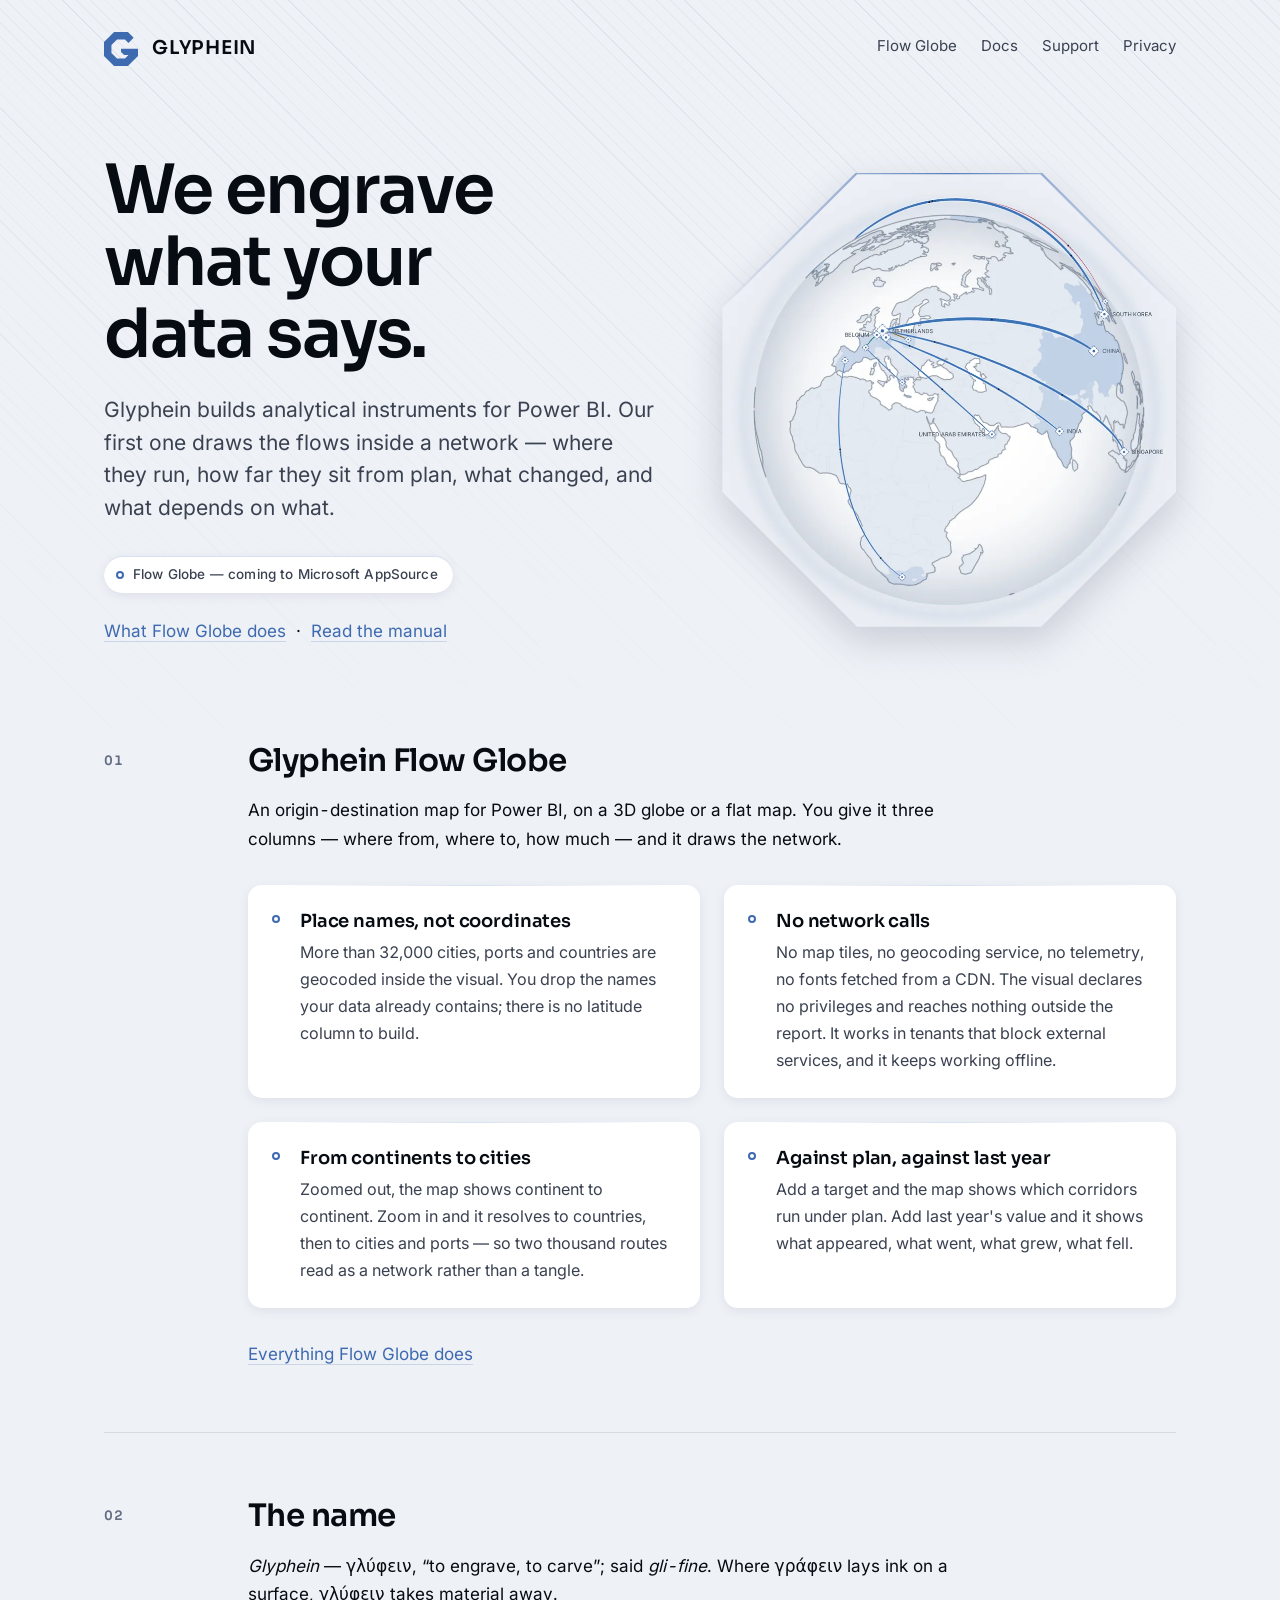
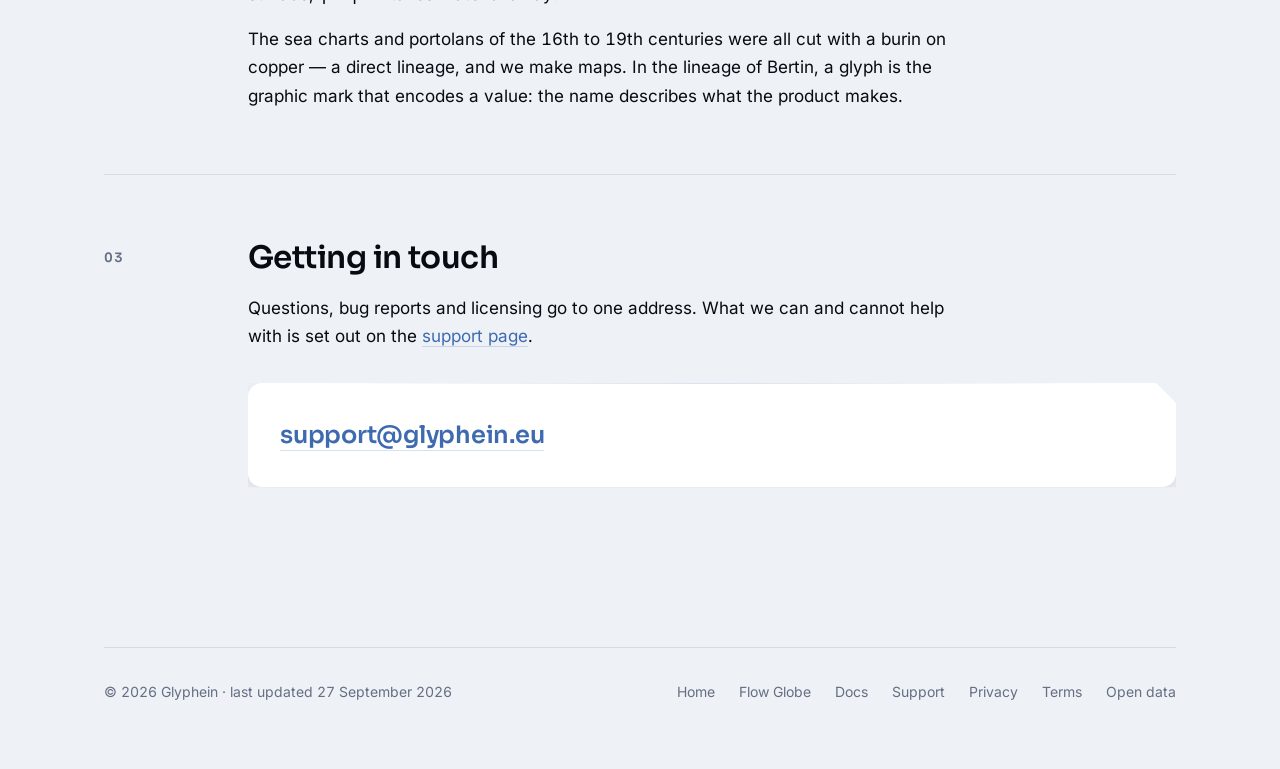
<file: index.html>
<!doctype html>
<html lang="en">
<head>
<meta charset="utf-8">
<meta name="viewport" content="width=device-width, initial-scale=1">
<title>Glyphein — analytical instruments for Power BI</title>
<meta name="description" content="Glyphein builds analytical instruments for Power BI. Flow Globe draws origin-destination flows on a 3D globe from place names, with no network calls.">
<link rel="stylesheet" href="/assets/glyphein.css">
<link rel="icon" href="/assets/favicon.svg" type="image/svg+xml">
<meta name="theme-color" content="#070B12" media="(prefers-color-scheme: dark)">
<meta name="theme-color" content="#EEF1F6" media="(prefers-color-scheme: light)">
<meta property="og:title" content="Glyphein — analytical instruments for Power BI">
<meta property="og:description" content="Origin-destination flows on a 3D globe. Place names, not coordinates. No network calls.">
<meta property="og:type" content="website">
<meta property="og:url" content="https://glyphein.eu/">
</head>
<body>
<div class="page">
<div class="enveloppe">

  <header class="entete">
    <a class="marque" href="/" aria-label="Glyphein — home">
      <svg width="34" height="34" viewBox="18 18 64 64" role="img" aria-hidden="true">
        <mask id="mq" maskUnits="userSpaceOnUse" x="0" y="0" width="100" height="100">
          <path d="M37 18H63L82 37V63L63 82H37L18 63V37Z" fill="#fff"/>
          <path d="M42.5 32H57.5L64 38.5L90 12.5V49.5H50V55.5L56 61.5H64L57.5 68H42.5L32 57.5V42.5Z" fill="#000"/>
        </mask>
        <rect width="100" height="100" fill="currentColor" mask="url(#mq)"/>
      </svg>
      <span class="mot">GLYPHEIN</span>
    </a>
    <nav class="pages">
      <a href="/flow-globe/">Flow Globe</a>
      <a href="/docs/">Docs</a>
      <a href="/support/">Support</a>
      <a href="/privacy/">Privacy</a>
    </nav>
  </header>

  <main>

    <section class="hero">

      <div>
        <h1>We engrave what your data says.</h1>
        <p class="accroche">Glyphein builds analytical instruments for Power&nbsp;BI. Our first one
        draws the flows inside a network — where they run, how far they sit from plan, what changed,
        and what depends on what.</p>
        <p><span class="capsule">Flow Globe — coming to Microsoft AppSource</span></p>
        <p style="margin-top:24px"><a href="/flow-globe/">What Flow Globe does</a> &nbsp;·&nbsp; <a href="/docs/">Read the manual</a></p>
      </div>

      <div class="plaque-hero plaque-hero--globe">
        <picture>
          <source srcset="/assets/img/flow-globe/hero-light.webp" media="(prefers-color-scheme: light)">
          <img src="/assets/img/flow-globe/hero-dark.webp" width="900" height="900"
               alt="Flow Globe on a 3D globe: shipping flows from Asia, Africa and North America converge on Rotterdam, each arc as thick as its value.">
        </picture>
        <!-- Le limbe, sur les trois arêtes hautes de l'octogone (charte §03). -->
        <svg viewBox="0 0 400 400" aria-hidden="true" focusable="false">
          <defs>
            <linearGradient id="limbe-g" x1="0" y1="0" x2="1" y2="0">
              <stop offset="0"  stop-color="var(--accent)" stop-opacity="0"/>
              <stop offset=".5" stop-color="var(--accent)" stop-opacity=".85"/>
              <stop offset="1"  stop-color="var(--accent)" stop-opacity="0"/>
            </linearGradient>
          </defs>
          <path d="M0 119 L119 0 H281 L400 119" fill="none" stroke="url(#limbe-g)" stroke-width="2" stroke-linejoin="round"/>
        </svg>
      </div>

    </section>

    <div class="corps">

      <!-- ═══ 01 ═══ -->
      <section class="section">
        <p class="section__num"></p>
        <div class="section__corps">
          <h2>Glyphein Flow Globe</h2>
          <p class="colonne">An origin-destination map for Power&nbsp;BI, on a 3D globe or a flat
          map. You give it three columns — where from, where to, how much — and it draws the
          network.</p>

          <ul class="faits faits--grille">
            <li class="fait">
              <h3>Place names, not coordinates</h3>
              <p>More than 32,000 cities, ports and countries are geocoded inside the visual. You drop
              the names your data already contains; there is no latitude column to build.</p>
            </li>
            <li class="fait">
              <h3>No network calls</h3>
              <p>No map tiles, no geocoding service, no telemetry, no fonts fetched from a CDN. The
              visual declares no privileges and reaches nothing outside the report. It works in
              tenants that block external services, and it keeps working offline.</p>
            </li>
            <li class="fait">
              <h3>From continents to cities</h3>
              <p>Zoomed out, the map shows continent to continent. Zoom in and it resolves to
              countries, then to cities and ports — so two thousand routes read as a network rather
              than a tangle.</p>
            </li>
            <li class="fait">
              <h3>Against plan, against last year</h3>
              <p>Add a target and the map shows which corridors run under plan. Add last year's
              value and it shows what appeared, what went, what grew, what fell.</p>
            </li>
          </ul>
          <p style="margin-top:32px"><a href="/flow-globe/">Everything Flow Globe does</a></p>
        </div>
      </section>

      <!-- ═══ 02 ═══ -->
      <section class="section">
        <p class="section__num"></p>
        <div class="section__corps">
          <h2>The name</h2>
          <div class="colonne">
            <p><em>Glyphein</em> — γλύφειν, “to engrave, to carve”; said <em>gli-fine</em>. Where
            γράφειν lays ink on a surface, γλύφειν takes material away.</p>
            <p>The sea charts and portolans of the 16th to 19th centuries were all cut with a burin
            on copper — a direct lineage, and we make maps. In the lineage of Bertin, a glyph is the
            graphic mark that encodes a value: the name describes what the product makes.</p>
          </div>
        </div>
      </section>

      <!-- ═══ 03 ═══ -->
      <section class="section">
        <p class="section__num"></p>
        <div class="section__corps">
          <h2>Getting in touch</h2>
          <p class="colonne">Questions, bug reports and licensing go to one address. What we can and
          cannot help with is set out on the <a href="/support/">support page</a>.</p>
          <div class="plaque plaque--accent">
            <p class="adresse"><a href="mailto:support@glyphein.eu">support@glyphein.eu</a></p>
          </div>
        </div>
      </section>

    </div>
  </main>

  <footer class="pied">
    <span>© 2026 Glyphein · last updated 27 September 2026</span>
    <nav>
      <a href="/">Home</a>
      <a href="/flow-globe/">Flow Globe</a>
      <a href="/docs/">Docs</a>
      <a href="/support/">Support</a>
      <a href="/privacy/">Privacy</a>
      <a href="/terms/">Terms</a>
      <a href="/donnees/LICENCE.txt">Open data</a>
    </nav>
  </footer>

</div>
</div>
</body>
</html>
</file>
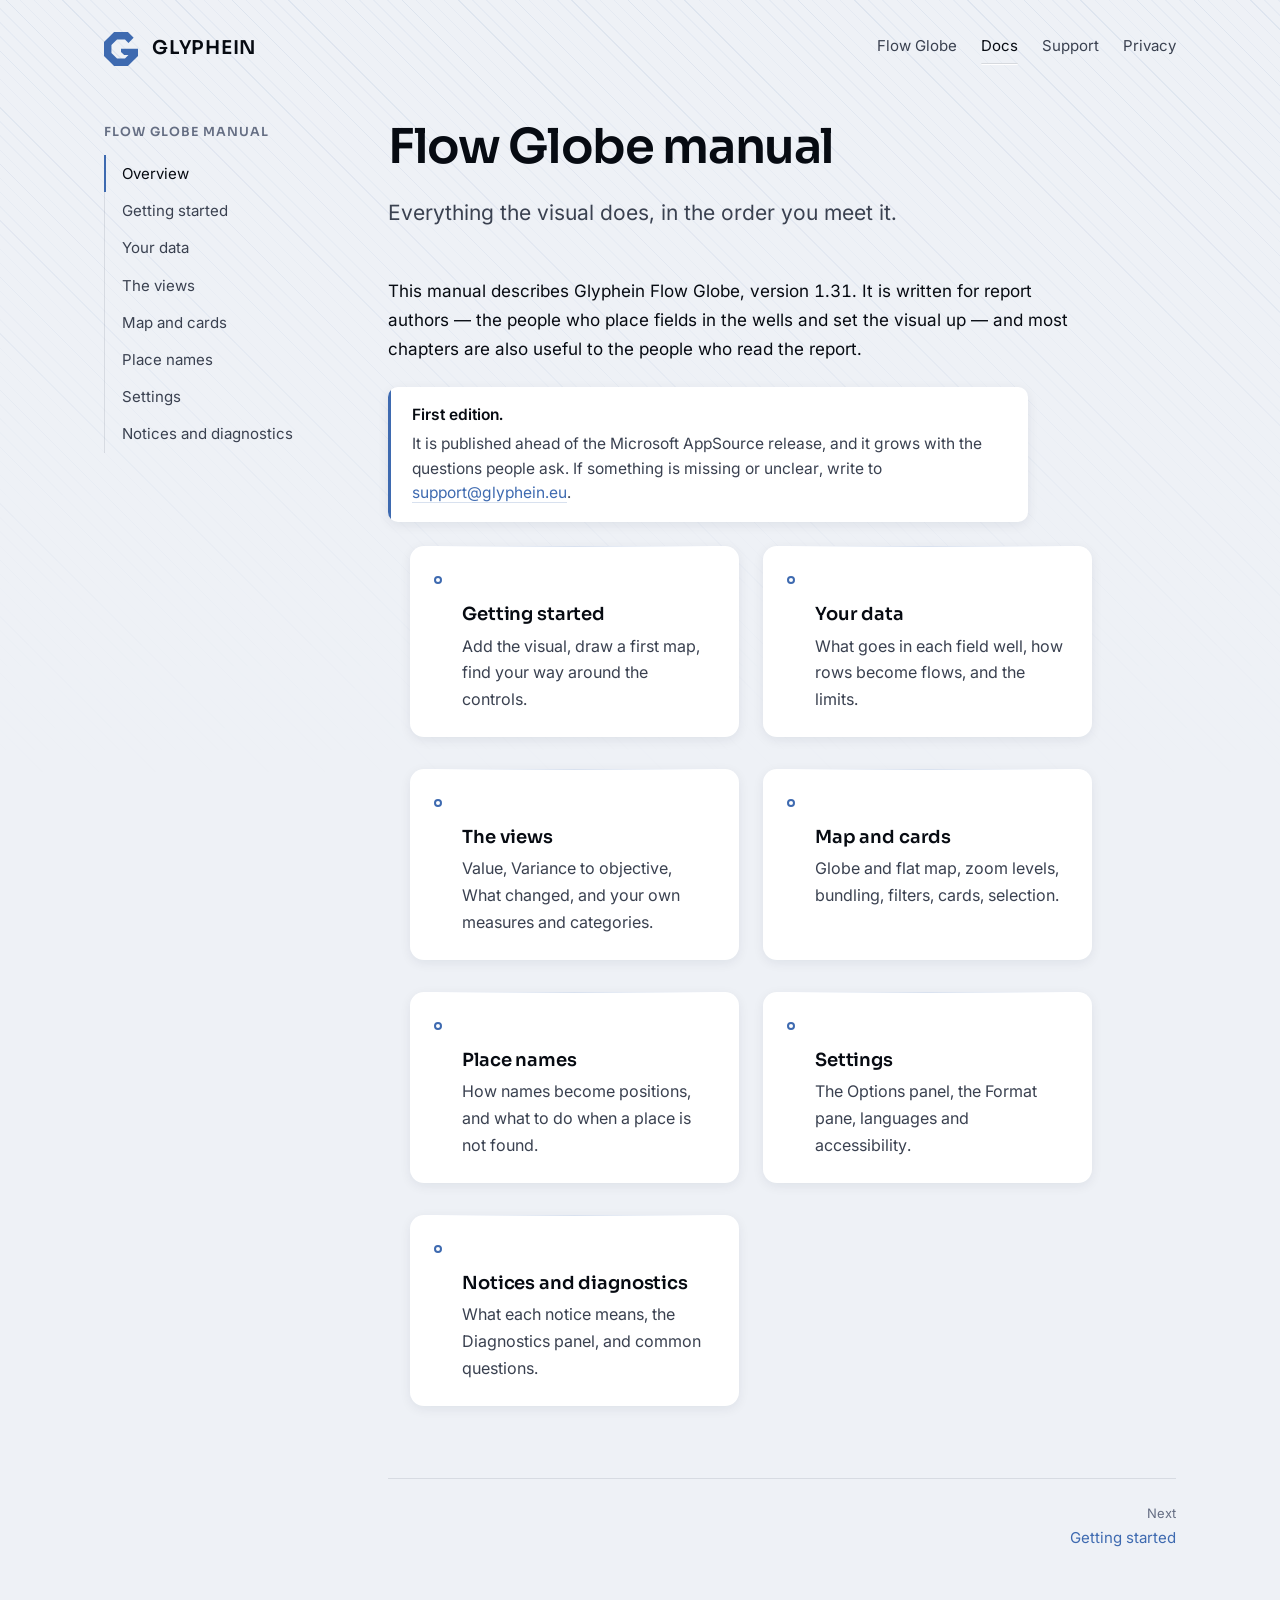
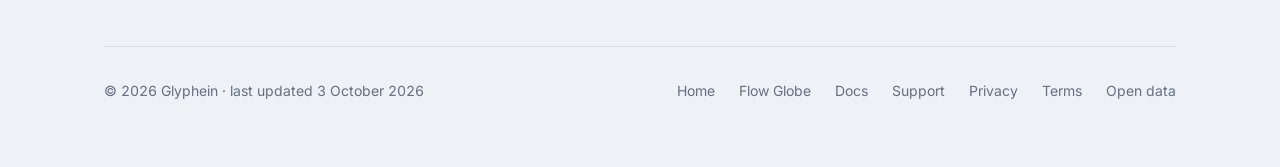
<file: docs/index.html>
<!doctype html>
<html lang="en">
<head>
<meta charset="utf-8">
<meta name="viewport" content="width=device-width, initial-scale=1">
<title>Flow Globe manual — Flow Globe manual · Glyphein</title>
<meta name="description" content="The user manual for Glyphein Flow Globe, a Power BI visual for origin-destination flows.">
<link rel="stylesheet" href="/assets/glyphein.css">
<link rel="icon" href="/assets/favicon.svg" type="image/svg+xml">
<meta name="theme-color" content="#070B12" media="(prefers-color-scheme: dark)">
<meta name="theme-color" content="#EEF1F6" media="(prefers-color-scheme: light)">
</head>
<body>
<div class="page">
<div class="enveloppe">

  <header class="entete">
    <a class="marque" href="/" aria-label="Glyphein — home">
      <svg width="34" height="34" viewBox="18 18 64 64" role="img" aria-hidden="true">
        <mask id="mq" maskUnits="userSpaceOnUse" x="0" y="0" width="100" height="100">
          <path d="M37 18H63L82 37V63L63 82H37L18 63V37Z" fill="#fff"/>
          <path d="M42.5 32H57.5L64 38.5L90 12.5V49.5H50V55.5L56 61.5H64L57.5 68H42.5L32 57.5V42.5Z" fill="#000"/>
        </mask>
        <rect width="100" height="100" fill="currentColor" mask="url(#mq)"/>
      </svg>
      <span class="mot">GLYPHEIN</span>
    </a>
    <nav class="pages">
      <a href="/flow-globe/">Flow Globe</a>
      <a href="/docs/" aria-current="page">Docs</a>
      <a href="/support/">Support</a>
      <a href="/privacy/">Privacy</a>
    </nav>
  </header>

  <main>

    <div class="docs">
<nav class="sommaire" aria-label="Manual"><p>Flow Globe manual</p><ol><li><a href="/docs/" aria-current="page">Overview</a></li><li><a href="/docs/getting-started/">Getting started</a></li><li><a href="/docs/data/">Your data</a></li><li><a href="/docs/views/">The views</a></li><li><a href="/docs/map/">Map and cards</a></li><li><a href="/docs/places/">Place names</a></li><li><a href="/docs/settings/">Settings</a></li><li><a href="/docs/troubleshooting/">Notices and diagnostics</a></li></ol></nav>
      <article class="docs__corps">
        <h1>Flow Globe manual</h1>
        <p class="accroche">Everything the visual does, in the order you meet it.</p>
        <div class="prose">

<p>This manual describes Glyphein Flow Globe, version 1.31. It is written for report
authors — the people who place fields in the wells and set the visual up — and most chapters are
also useful to the people who read the report.</p>
<div class="note"><strong>First edition.</strong> It is published ahead of the Microsoft AppSource release, and it grows with the questions people ask. If something is missing or unclear, write to <a href='mailto:support@glyphein.eu'>support@glyphein.eu</a>.</div>
<ul class="chapitres">
<li><a href="/docs/getting-started/"><div class="fait"><h3>Getting started</h3><p>Add the visual, draw a first map, find your way around the controls.</p></div></a></li>
<li><a href="/docs/data/"><div class="fait"><h3>Your data</h3><p>What goes in each field well, how rows become flows, and the limits.</p></div></a></li>
<li><a href="/docs/views/"><div class="fait"><h3>The views</h3><p>Value, Variance to objective, What changed, and your own measures and categories.</p></div></a></li>
<li><a href="/docs/map/"><div class="fait"><h3>Map and cards</h3><p>Globe and flat map, zoom levels, bundling, filters, cards, selection.</p></div></a></li>
<li><a href="/docs/places/"><div class="fait"><h3>Place names</h3><p>How names become positions, and what to do when a place is not found.</p></div></a></li>
<li><a href="/docs/settings/"><div class="fait"><h3>Settings</h3><p>The Options panel, the Format pane, languages and accessibility.</p></div></a></li>
<li><a href="/docs/troubleshooting/"><div class="fait"><h3>Notices and diagnostics</h3><p>What each notice means, the Diagnostics panel, and common questions.</p></div></a></li>
</ul>

        </div>
<nav class="suite" aria-label="Chapters"><span></span><a href="/docs/getting-started/" style="text-align:right"><span>Next</span>Getting started</a></nav>
      </article>
    </div>
  </main>

  <footer class="pied">
    <span>© 2026 Glyphein · last updated 3 October 2026</span>
    <nav>
      <a href="/">Home</a>
      <a href="/flow-globe/">Flow Globe</a>
      <a href="/docs/">Docs</a>
      <a href="/support/">Support</a>
      <a href="/privacy/">Privacy</a>
      <a href="/terms/">Terms</a>
      <a href="/donnees/LICENCE.txt">Open data</a>
    </nav>
  </footer>

</div>
</div>
</body>
</html>
</file>
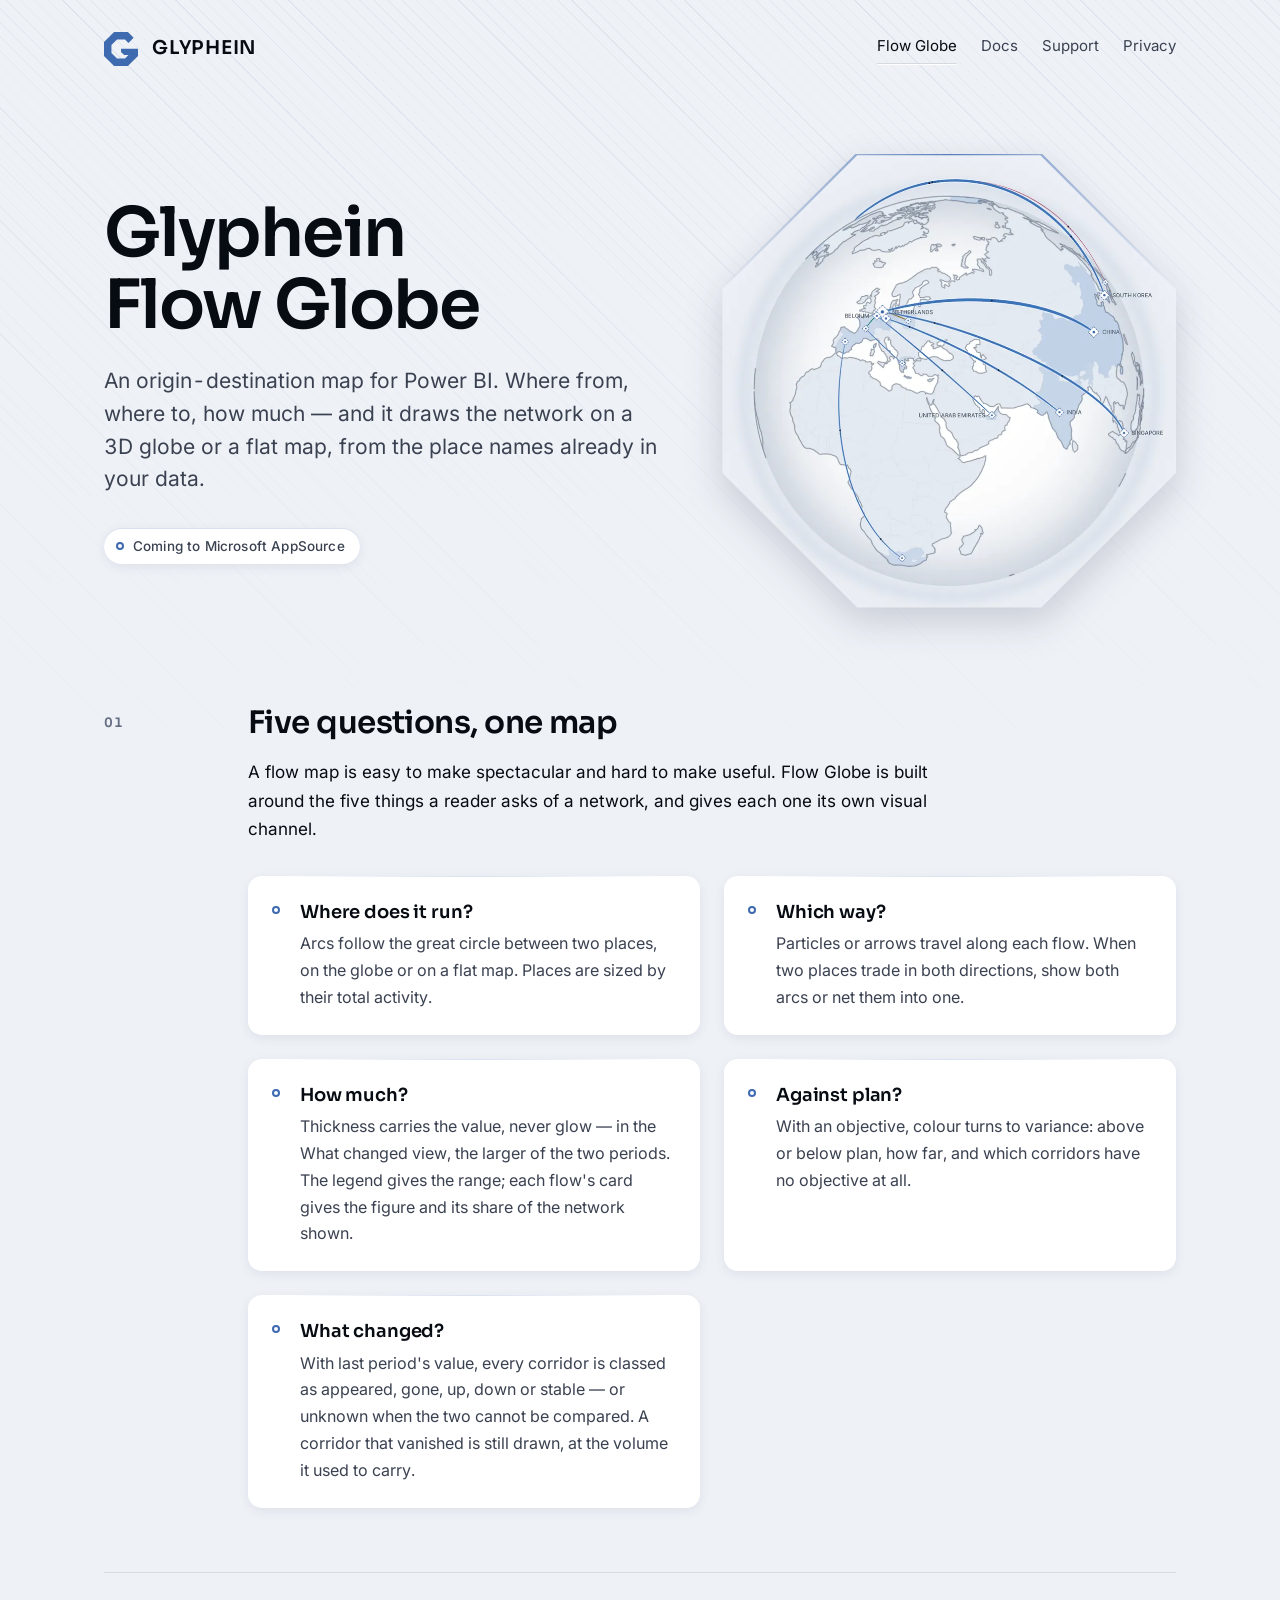
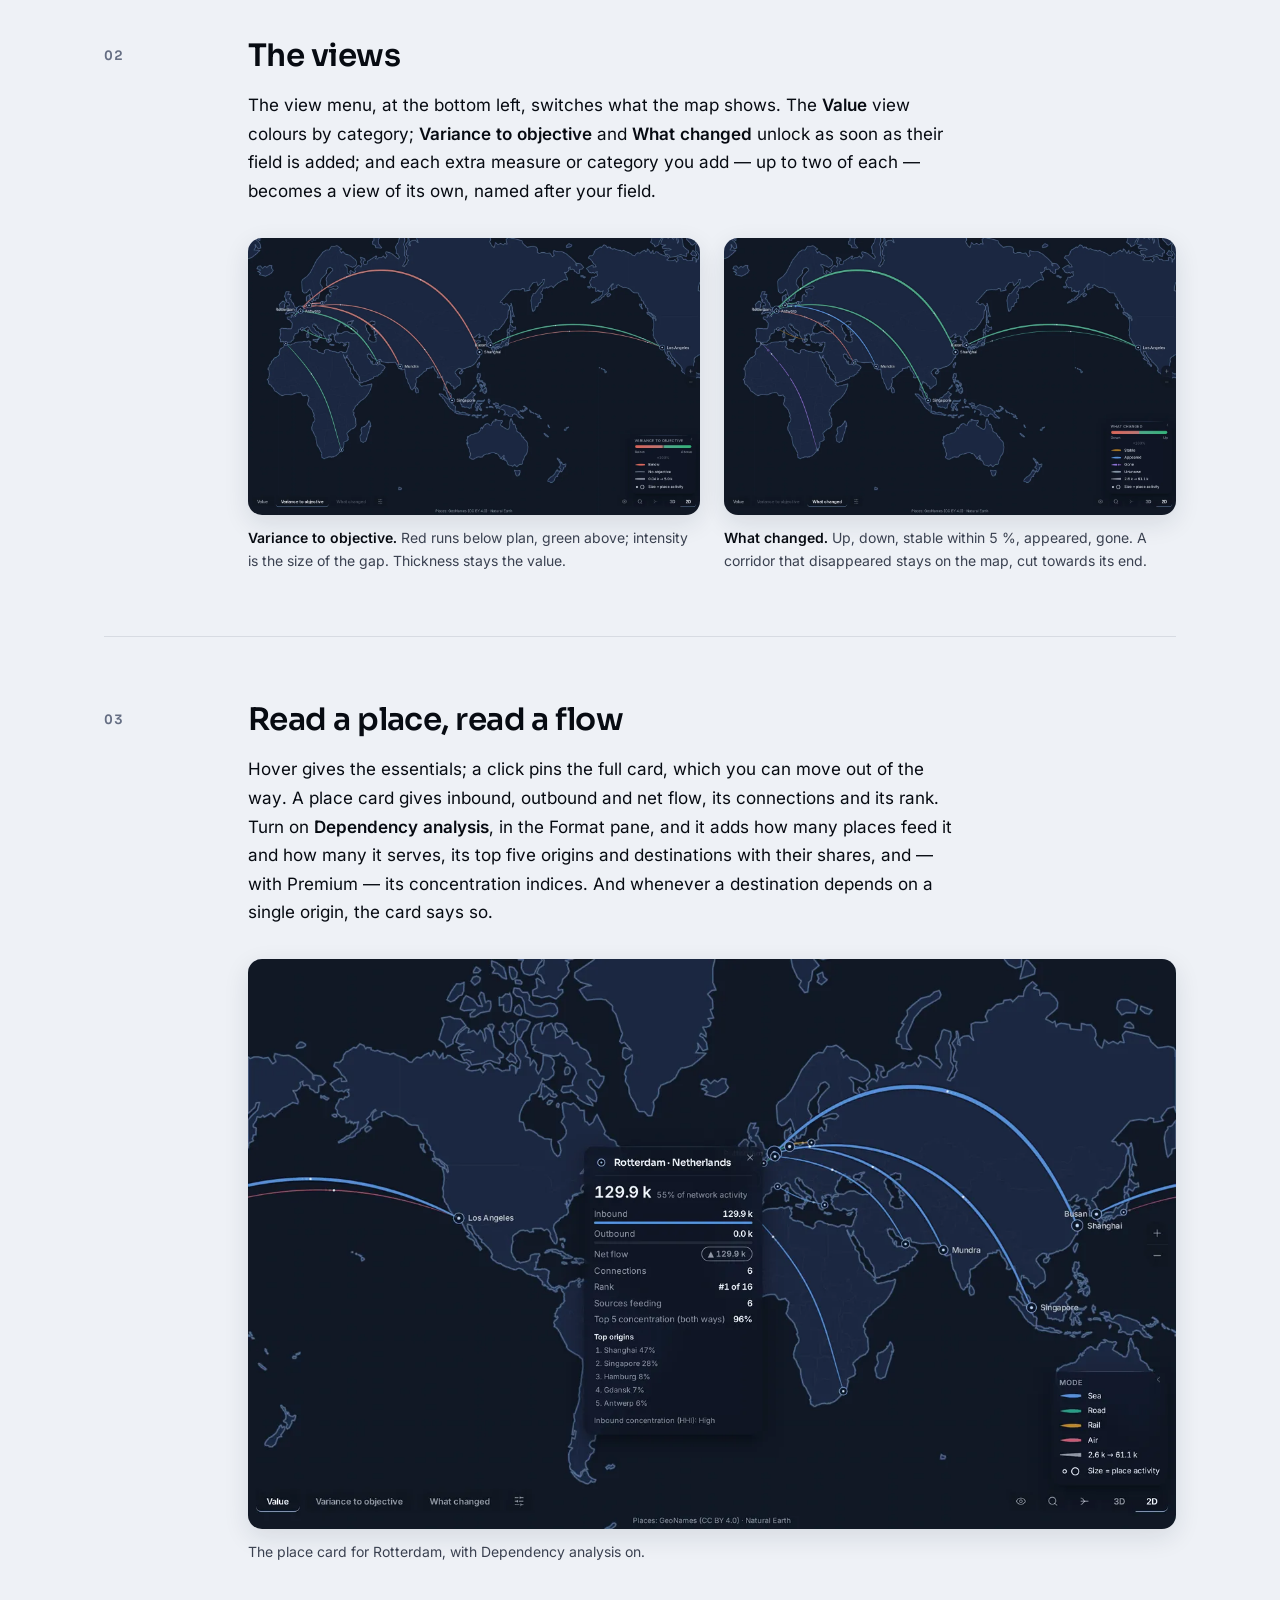
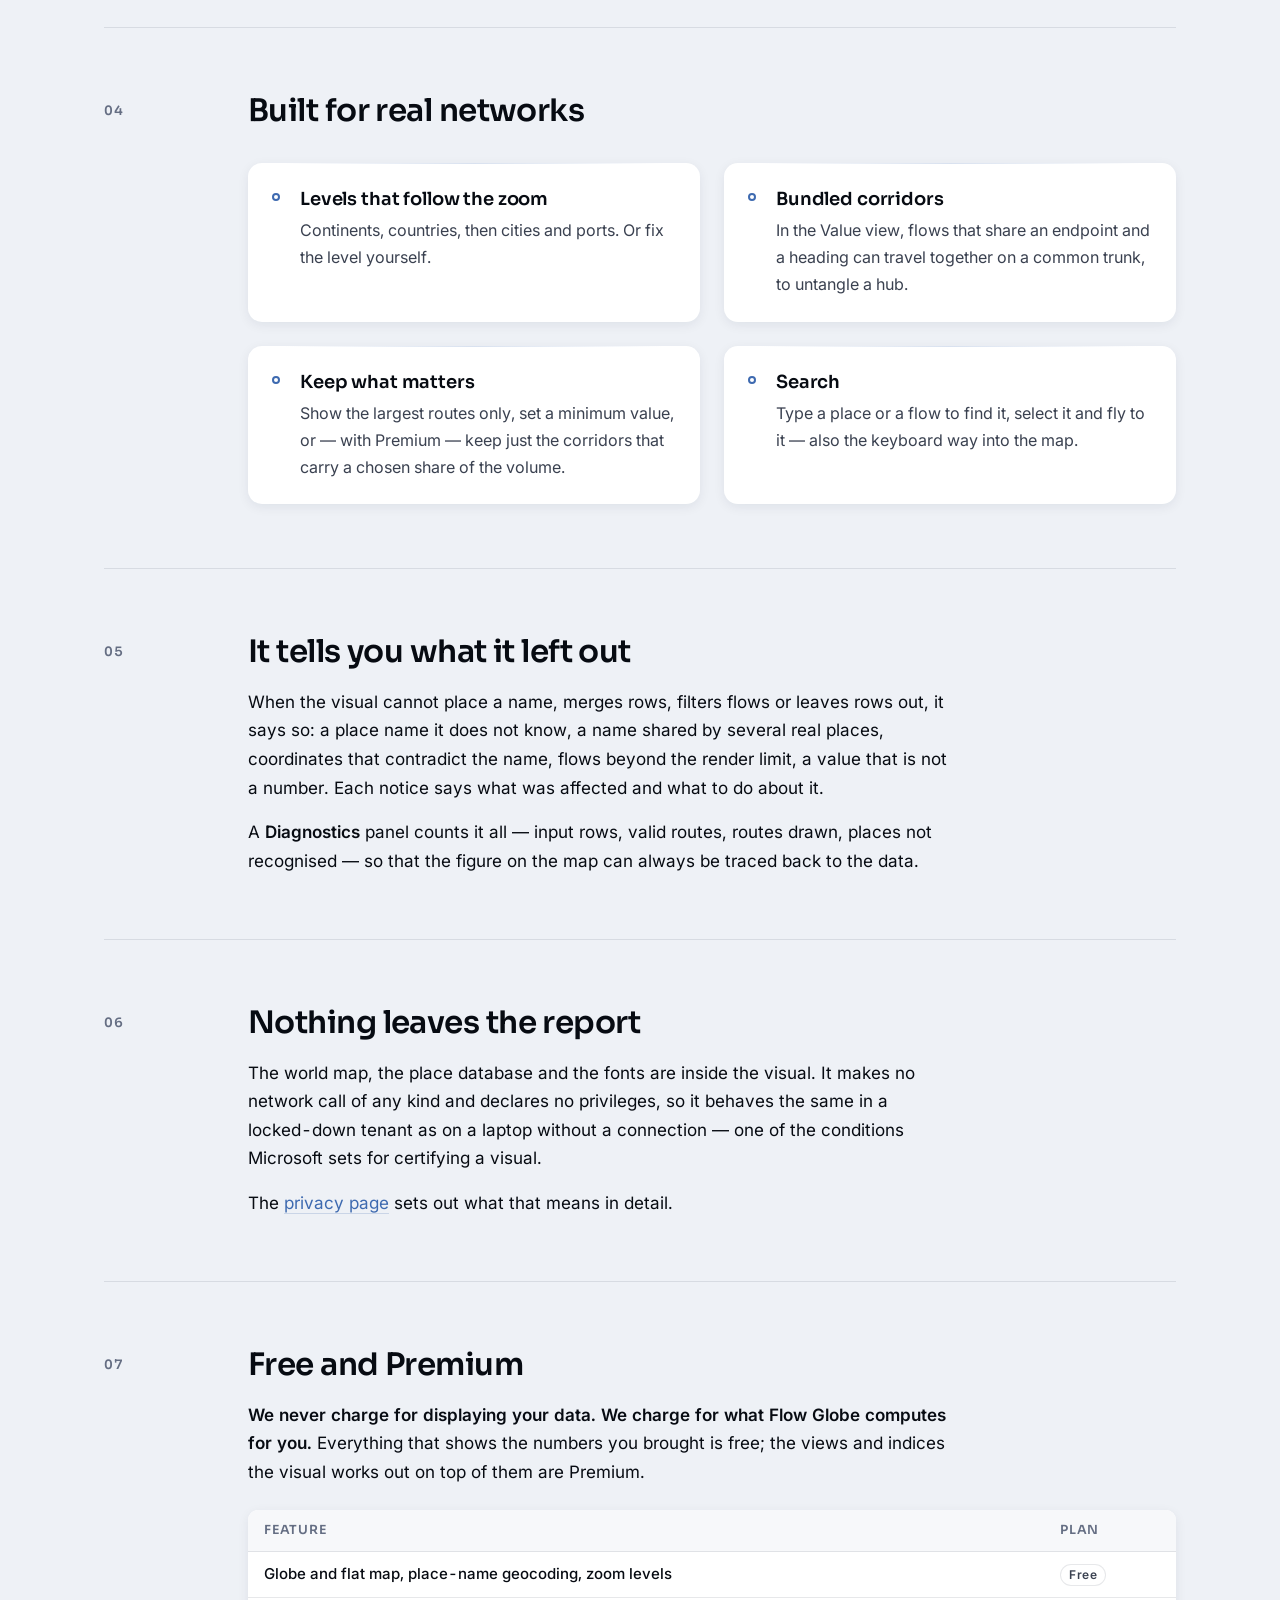
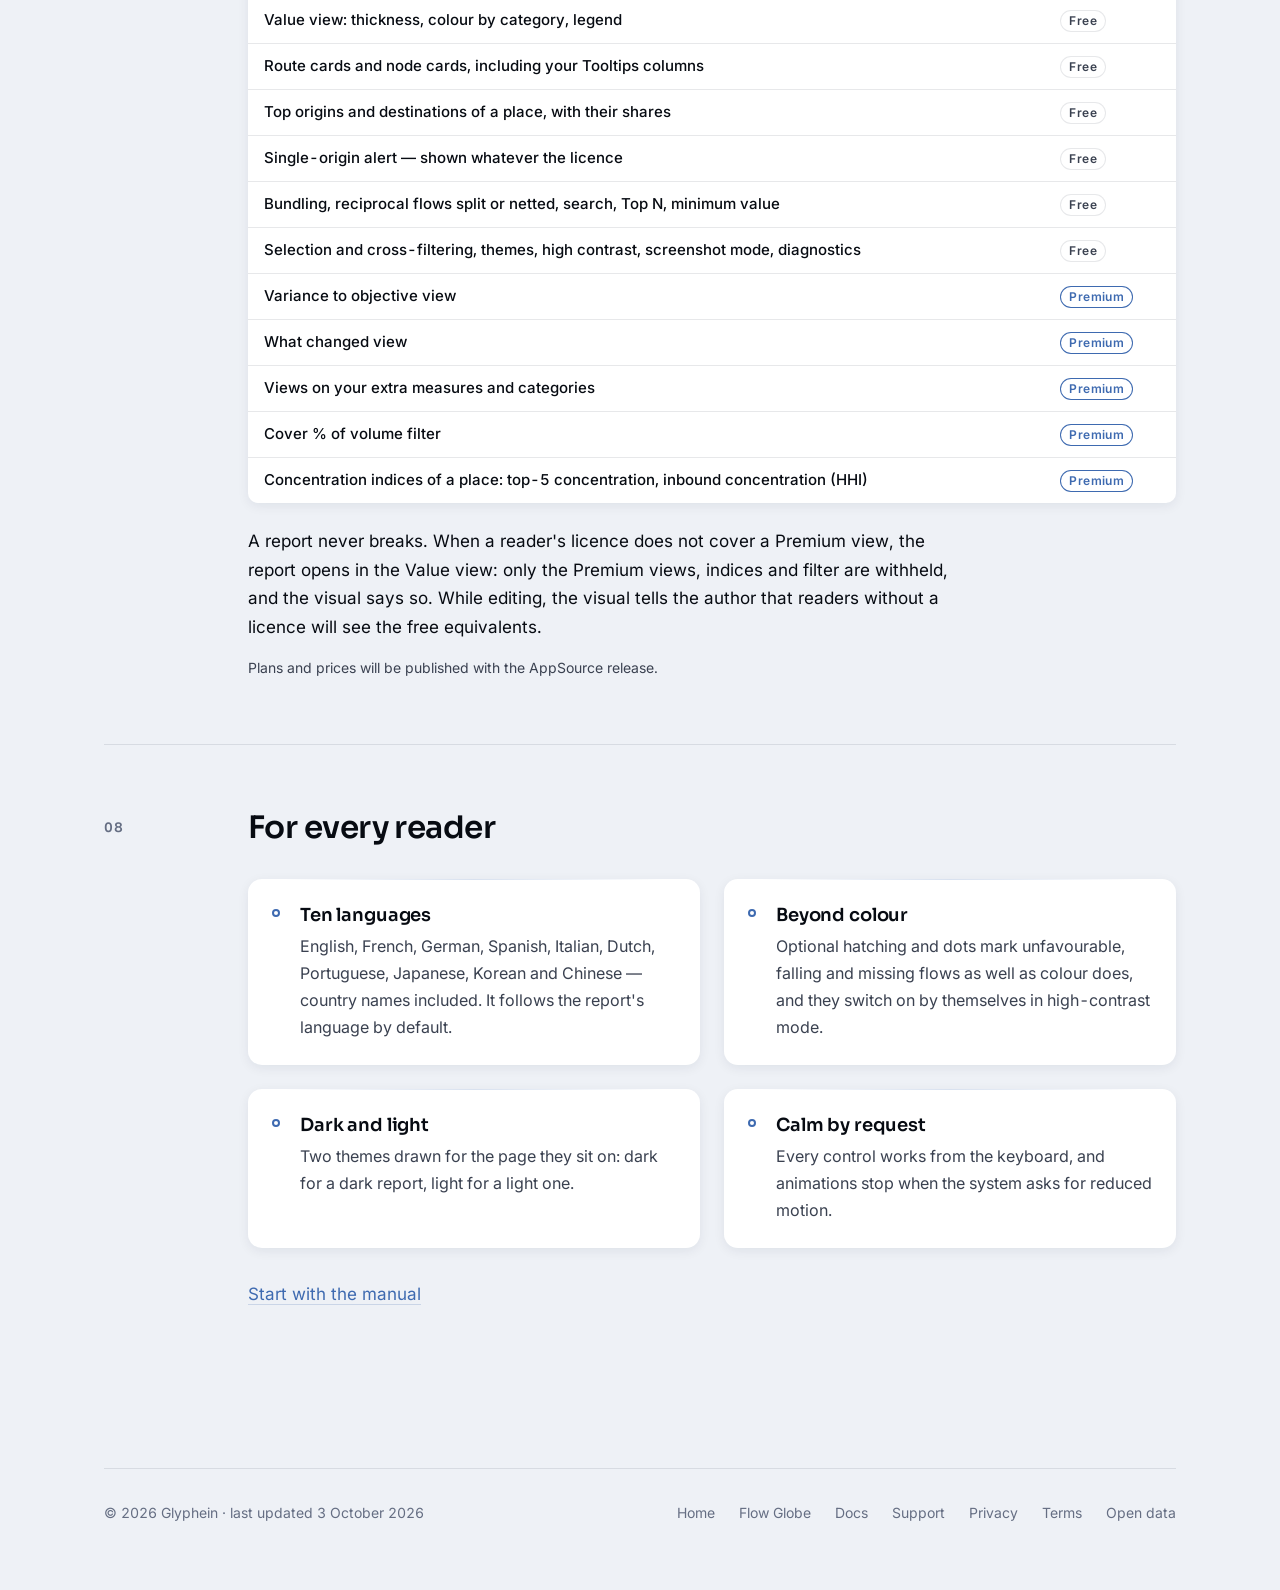
<file: flow-globe/index.html>
<!doctype html>
<html lang="en">
<head>
<meta charset="utf-8">
<meta name="viewport" content="width=device-width, initial-scale=1">
<title>Flow Globe — origin-destination flows for Power BI · Glyphein</title>
<meta name="description" content="Glyphein Flow Globe draws origin-destination flows on a 3D globe or flat map in Power BI: value, variance to objective, what changed, from place names, with no network calls.">
<link rel="stylesheet" href="/assets/glyphein.css">
<link rel="icon" href="/assets/favicon.svg" type="image/svg+xml">
<meta name="theme-color" content="#070B12" media="(prefers-color-scheme: dark)">
<meta name="theme-color" content="#EEF1F6" media="(prefers-color-scheme: light)">
<meta property="og:title" content="Glyphein Flow Globe">
<meta property="og:description" content="Origin-destination flows for Power BI: where they run, how much, against plan, and what changed.">
<meta property="og:type" content="website">
<meta property="og:url" content="https://glyphein.eu/flow-globe/">
</head>
<body>
<div class="page">
<div class="enveloppe">

  <header class="entete">
    <a class="marque" href="/" aria-label="Glyphein — home">
      <svg width="34" height="34" viewBox="18 18 64 64" role="img" aria-hidden="true">
        <mask id="mq" maskUnits="userSpaceOnUse" x="0" y="0" width="100" height="100">
          <path d="M37 18H63L82 37V63L63 82H37L18 63V37Z" fill="#fff"/>
          <path d="M42.5 32H57.5L64 38.5L90 12.5V49.5H50V55.5L56 61.5H64L57.5 68H42.5L32 57.5V42.5Z" fill="#000"/>
        </mask>
        <rect width="100" height="100" fill="currentColor" mask="url(#mq)"/>
      </svg>
      <span class="mot">GLYPHEIN</span>
    </a>
    <nav class="pages">
      <a href="/flow-globe/" aria-current="page">Flow Globe</a>
      <a href="/docs/">Docs</a>
      <a href="/support/">Support</a>
      <a href="/privacy/">Privacy</a>
    </nav>
  </header>

  <main>

    <section class="hero">
      <div>
        <h1>Glyphein Flow Globe</h1>
        <p class="accroche">An origin-destination map for Power&nbsp;BI. Where from, where to, how
        much — and it draws the network on a 3D globe or a flat map, from the place names already
        in your data.</p>
        <p><span class="capsule">Coming to Microsoft AppSource</span></p>
      </div>
      <div class="plaque-hero plaque-hero--globe">
        <picture>
          <source srcset="/assets/img/flow-globe/hero-light.webp" media="(prefers-color-scheme: light)">
          <img src="/assets/img/flow-globe/hero-dark.webp" width="900" height="900"
               alt="Flow Globe on a 3D globe: shipping flows from Asia, Africa and North America converge on Rotterdam, each arc as thick as its value.">
        </picture>
        <!-- Le limbe, sur les trois arêtes hautes de l'octogone (charte §03). -->
        <svg viewBox="0 0 400 400" aria-hidden="true" focusable="false">
          <defs>
            <linearGradient id="limbe-g" x1="0" y1="0" x2="1" y2="0">
              <stop offset="0"  stop-color="var(--accent)" stop-opacity="0"/>
              <stop offset=".5" stop-color="var(--accent)" stop-opacity=".85"/>
              <stop offset="1"  stop-color="var(--accent)" stop-opacity="0"/>
            </linearGradient>
          </defs>
          <path d="M0 119 L119 0 H281 L400 119" fill="none" stroke="url(#limbe-g)" stroke-width="2" stroke-linejoin="round"/>
        </svg>
      </div>
    </section>

    <div class="corps">

      <section class="section">
        <p class="section__num"></p>
        <div class="section__corps">
          <h2>Five questions, one map</h2>
          <p class="colonne">A flow map is easy to make spectacular and hard to make useful. Flow
          Globe is built around the five things a reader asks of a network, and gives each one its
          own visual channel.</p>
          <ul class="faits faits--grille">
            <li class="fait"><h3>Where does it run?</h3>
              <p>Arcs follow the great circle between two places, on the globe or on a flat map.
              Places are sized by their total activity.</p></li>
            <li class="fait"><h3>Which way?</h3>
              <p>Particles or arrows travel along each flow. When two places trade in both
              directions, show both arcs or net them into one.</p></li>
            <li class="fait"><h3>How much?</h3>
              <p>Thickness carries the value, never glow — in the What changed view, the larger of the
              two periods. The legend gives the range; each flow's card gives the figure and its share
              of the network shown.</p></li>
            <li class="fait"><h3>Against plan?</h3>
              <p>With an objective, colour turns to variance: above or below plan, how far, and
              which corridors have no objective at all.</p></li>
            <li class="fait"><h3>What changed?</h3>
              <p>With last period's value, every corridor is classed as appeared, gone, up, down or
              stable — or unknown when the two cannot be compared. A corridor that vanished is still
              drawn, at the volume it used to carry.</p></li>
          </ul>
        </div>
      </section>

      <section class="section">
        <p class="section__num"></p>
        <div class="section__corps">
          <h2>The views</h2>
          <p class="colonne">The view menu, at the bottom left, switches what the map shows. The
          <strong>Value</strong> view colours by category; <strong>Variance to objective</strong> and
          <strong>What changed</strong> unlock as soon as their field is added; and each extra measure
          or category you add — up to two of each — becomes a view of its own, named after your
          field.</p>
          <div class="cliches">
            <figure class="cliche">
  <img src="/assets/img/flow-globe/view-variance.webp" alt="Flat map in the Variance to objective view: corridors into Rotterdam in red where they run below plan, green where above." width="1400" height="860" loading="lazy" decoding="async">
  <figcaption><strong>Variance to objective.</strong> Red runs below plan, green above; intensity is the size of the gap. Thickness stays the value.</figcaption>
</figure>
            <figure class="cliche">
  <img src="/assets/img/flow-globe/view-change.webp" alt="Flat map in the What changed view: most corridors up in green, one down in red, one stable in amber, one new corridor in blue and one gone in violet." width="1400" height="860" loading="lazy" decoding="async">
  <figcaption><strong>What changed.</strong> Up, down, stable within 5&nbsp;%, appeared, gone. A corridor that disappeared stays on the map, cut towards its end.</figcaption>
</figure>
          </div>
        </div>
      </section>

      <section class="section">
        <p class="section__num"></p>
        <div class="section__corps">
          <h2>Read a place, read a flow</h2>
          <p class="colonne">Hover gives the essentials; a click pins the full card, which you can
          move out of the way. A place card gives inbound, outbound and net flow, its connections
          and its rank. Turn on <strong>Dependency analysis</strong>, in the Format pane, and it adds how
          many places feed it and how many it serves, its top five origins and destinations with their
          shares, and — with Premium — its concentration indices. And whenever a destination depends
          on a single origin, the card says so.</p>
          <figure class="cliche">
  <img src="/assets/img/flow-globe/card-node.webp" alt="The detail card of Rotterdam: 129.9 k total activity, 55% of network activity, inbound and outbound bars, net flow, 6 connections, rank 1 of 16, top origins Shanghai 47%, Singapore 28%, Hamburg 8%." width="1400" height="860" loading="lazy" decoding="async">
  <figcaption>The place card for Rotterdam, with Dependency analysis on.</figcaption>
</figure>
        </div>
      </section>

      <section class="section">
        <p class="section__num"></p>
        <div class="section__corps">
          <h2>Built for real networks</h2>
          <ul class="faits faits--grille">
            <li class="fait"><h3>Levels that follow the zoom</h3>
              <p>Continents, countries, then cities and ports. Or fix the level yourself.</p></li>
            <li class="fait"><h3>Bundled corridors</h3>
              <p>In the Value view, flows that share an endpoint and a heading can travel together on
              a common trunk, to untangle a hub.</p></li>
            <li class="fait"><h3>Keep what matters</h3>
              <p>Show the largest routes only, set a minimum value, or — with Premium — keep just the
              corridors that carry a chosen share of the volume.</p></li>
            <li class="fait"><h3>Search</h3>
              <p>Type a place or a flow to find it, select it and fly to it — also the keyboard way
              into the map.</p></li>
          </ul>
        </div>
      </section>

      <section class="section">
        <p class="section__num"></p>
        <div class="section__corps">
          <h2>It tells you what it left out</h2>
          <div class="colonne">
            <p>When the visual cannot place a name, merges rows, filters flows or leaves rows out, it
            says so: a place name it does not know, a name shared by several real places, coordinates
            that contradict the name, flows beyond the render limit, a value that is not a number.
            Each notice says what was affected and what to do about it.</p>
            <p>A <strong>Diagnostics</strong> panel counts it all — input rows, valid routes, routes
            drawn, places not recognised — so that the figure on the map can always be traced back
            to the data.</p>
          </div>
        </div>
      </section>

      <section class="section">
        <p class="section__num"></p>
        <div class="section__corps">
          <h2>Nothing leaves the report</h2>
          <div class="colonne">
            <p>The world map, the place database and the fonts are inside the visual. It makes no
            network call of any kind and declares no privileges, so it behaves the same in a locked-down
            tenant as on a laptop without a connection — one of the conditions Microsoft sets for
            certifying a visual.</p>
            <p>The <a href="/privacy/">privacy page</a> sets out what that means in detail.</p>
          </div>
        </div>
      </section>

      <section class="section">
        <p class="section__num"></p>
        <div class="section__corps">
          <h2>Free and Premium</h2>
          <div class="colonne">
            <p><strong>We never charge for displaying your data. We charge for what Flow Globe
            computes for you.</strong> Everything that shows the numbers you brought is free; the
            views and indices the visual works out on top of them are Premium.</p>
          </div>
          <div class="tableau-cadre"><table class="tableau">
<thead><tr><th scope="col">Feature</th><th scope="col">Plan</th></tr></thead>
<tbody>
<tr><td>Globe and flat map, place-name geocoding, zoom levels</td><td><span class="plan">Free</span></td></tr>
<tr><td>Value view: thickness, colour by category, legend</td><td><span class="plan">Free</span></td></tr>
<tr><td>Route cards and node cards, including your Tooltips columns</td><td><span class="plan">Free</span></td></tr>
<tr><td>Top origins and destinations of a place, with their shares</td><td><span class="plan">Free</span></td></tr>
<tr><td>Single-origin alert — shown whatever the licence</td><td><span class="plan">Free</span></td></tr>
<tr><td>Bundling, reciprocal flows split or netted, search, Top&nbsp;N, minimum value</td><td><span class="plan">Free</span></td></tr>
<tr><td>Selection and cross-filtering, themes, high contrast, screenshot mode, diagnostics</td><td><span class="plan">Free</span></td></tr>
<tr><td>Variance to objective view</td><td><span class="plan plan--premium">Premium</span></td></tr>
<tr><td>What changed view</td><td><span class="plan plan--premium">Premium</span></td></tr>
<tr><td>Views on your extra measures and categories</td><td><span class="plan plan--premium">Premium</span></td></tr>
<tr><td>Cover&nbsp;% of volume filter</td><td><span class="plan plan--premium">Premium</span></td></tr>
<tr><td>Concentration indices of a place: top-5 concentration, inbound concentration (HHI)</td><td><span class="plan plan--premium">Premium</span></td></tr>
</tbody></table></div>
          <div class="colonne">
            <p>A report never breaks. When a reader's licence does not cover a Premium view, the report
            opens in the Value view: only the Premium views, indices and filter are withheld, and the
            visual says so. While editing, the visual tells the author that readers without a licence
            will see the free equivalents.</p>
            <p class="fin">Plans and prices will be published with the AppSource release.</p>
          </div>
        </div>
      </section>

      <section class="section">
        <p class="section__num"></p>
        <div class="section__corps">
          <h2>For every reader</h2>
          <ul class="faits faits--grille">
            <li class="fait"><h3>Ten languages</h3>
              <p>English, French, German, Spanish, Italian, Dutch, Portuguese, Japanese, Korean and
              Chinese — country names included. It follows the report's language by default.</p></li>
            <li class="fait"><h3>Beyond colour</h3>
              <p>Optional hatching and dots mark unfavourable, falling and missing flows as well as
              colour does, and they switch on by themselves in high-contrast mode.</p></li>
            <li class="fait"><h3>Dark and light</h3>
              <p>Two themes drawn for the page they sit on: dark for a dark report, light for a light
              one.</p></li>
            <li class="fait"><h3>Calm by request</h3>
              <p>Every control works from the keyboard, and animations stop when the system asks for
              reduced motion.</p></li>
          </ul>
          <p style="margin-top:32px"><a href="/docs/getting-started/">Start with the manual</a></p>
        </div>
      </section>

    </div>
  </main>

  <footer class="pied">
    <span>© 2026 Glyphein · last updated 3 October 2026</span>
    <nav>
      <a href="/">Home</a>
      <a href="/flow-globe/">Flow Globe</a>
      <a href="/docs/">Docs</a>
      <a href="/support/">Support</a>
      <a href="/privacy/">Privacy</a>
      <a href="/terms/">Terms</a>
      <a href="/donnees/LICENCE.txt">Open data</a>
    </nav>
  </footer>

</div>
</div>
</body>
</html>
</file>
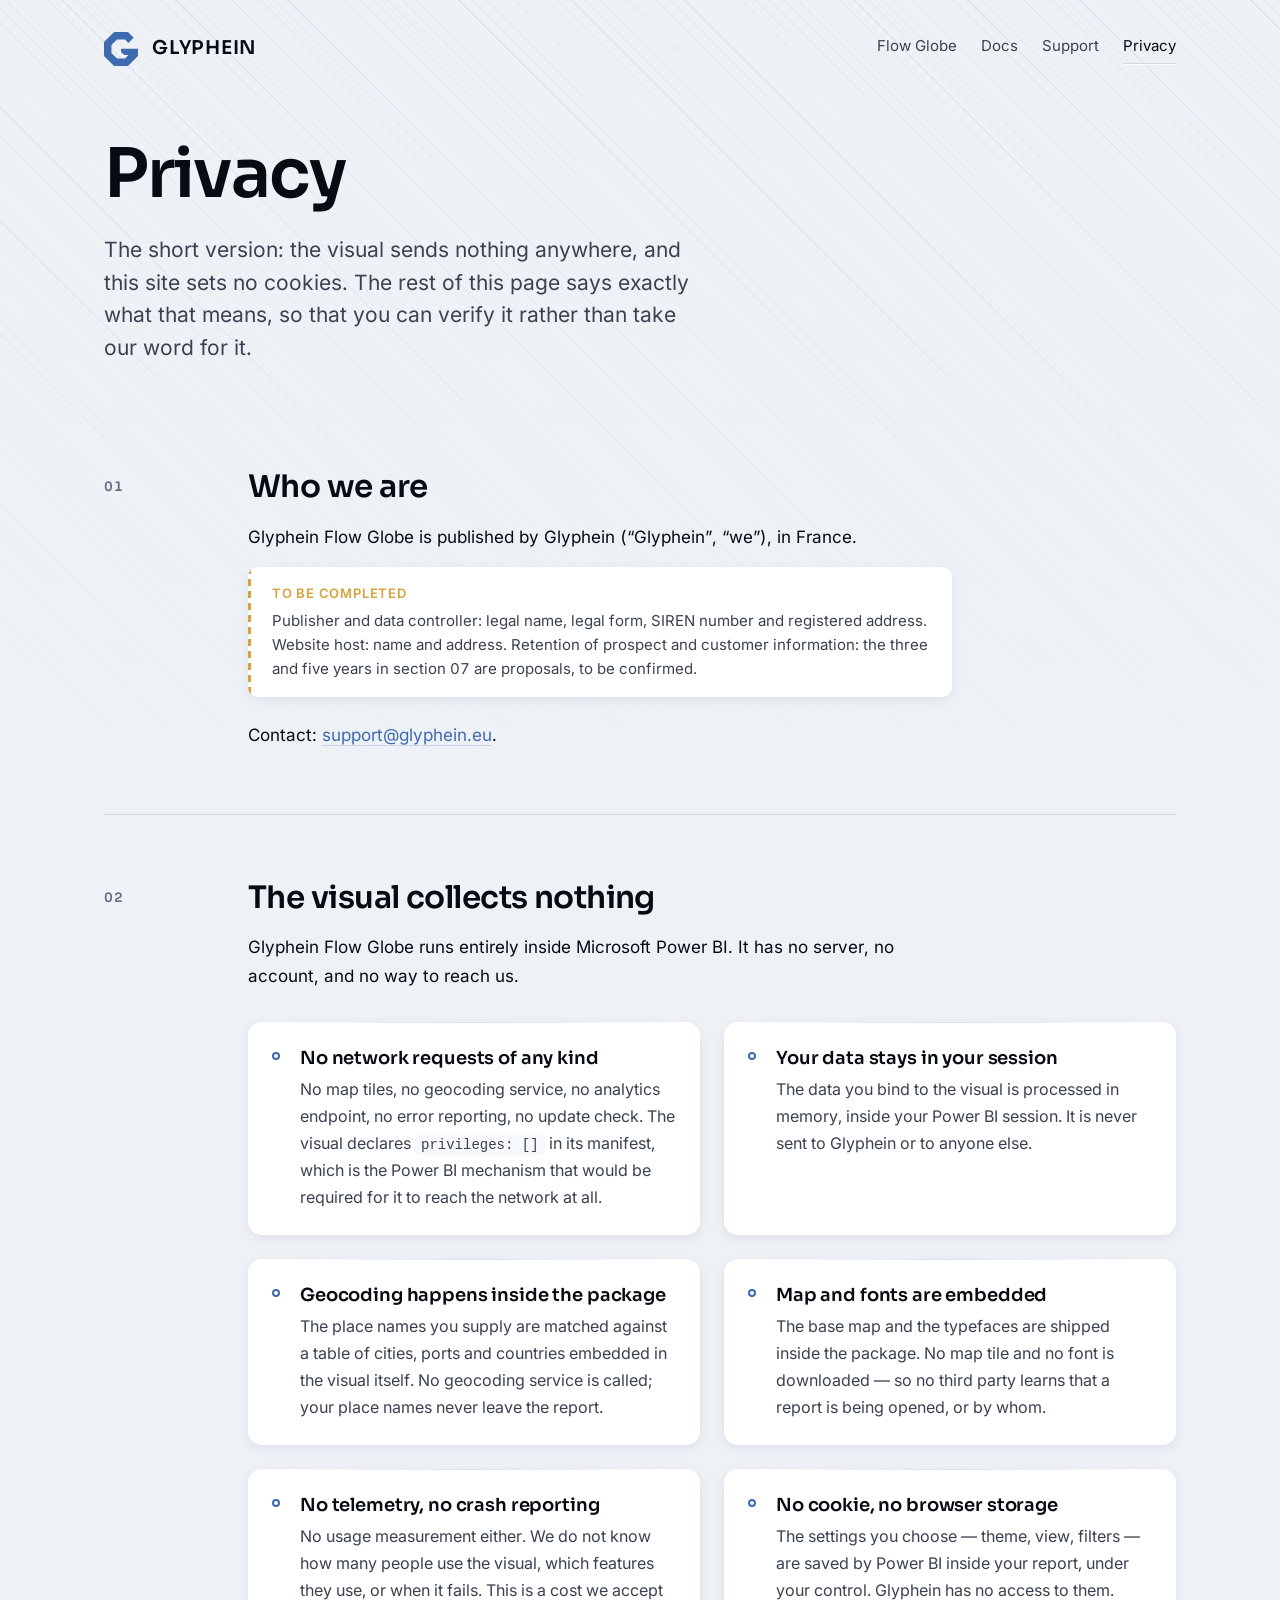
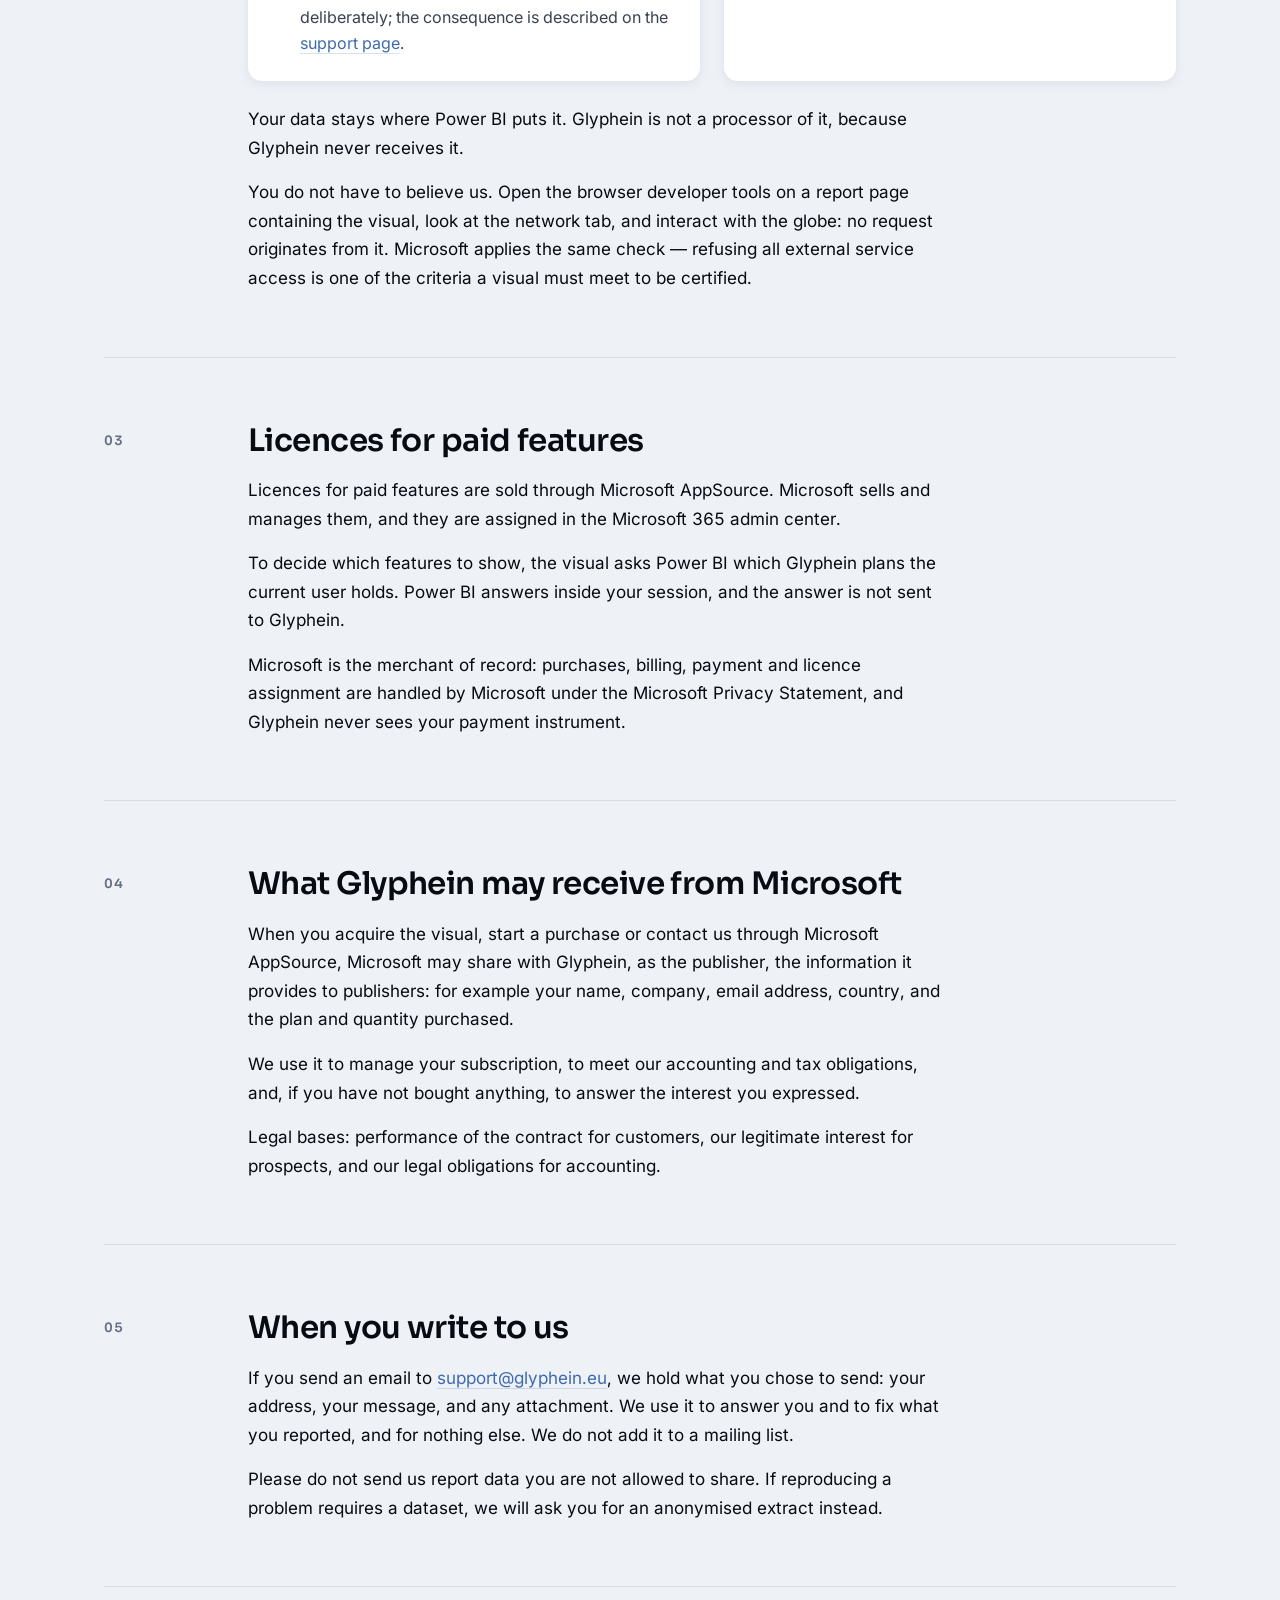
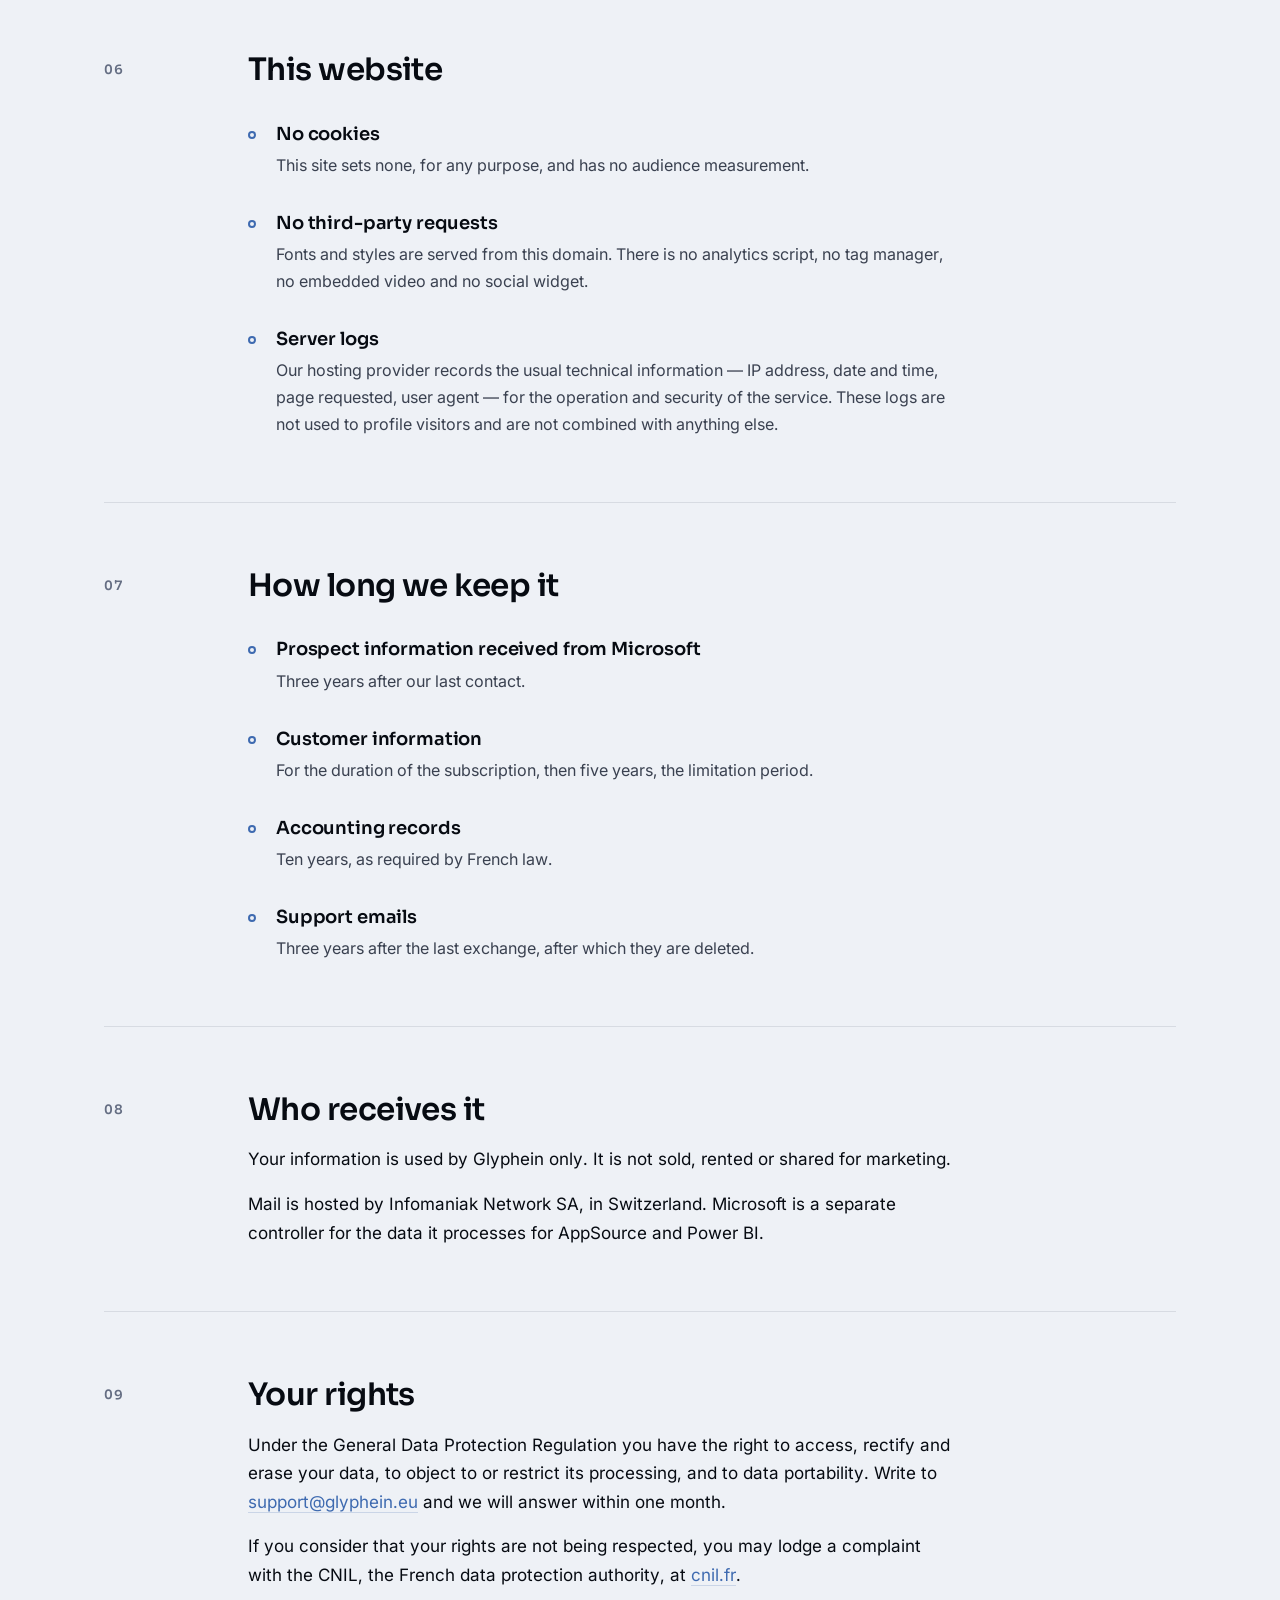
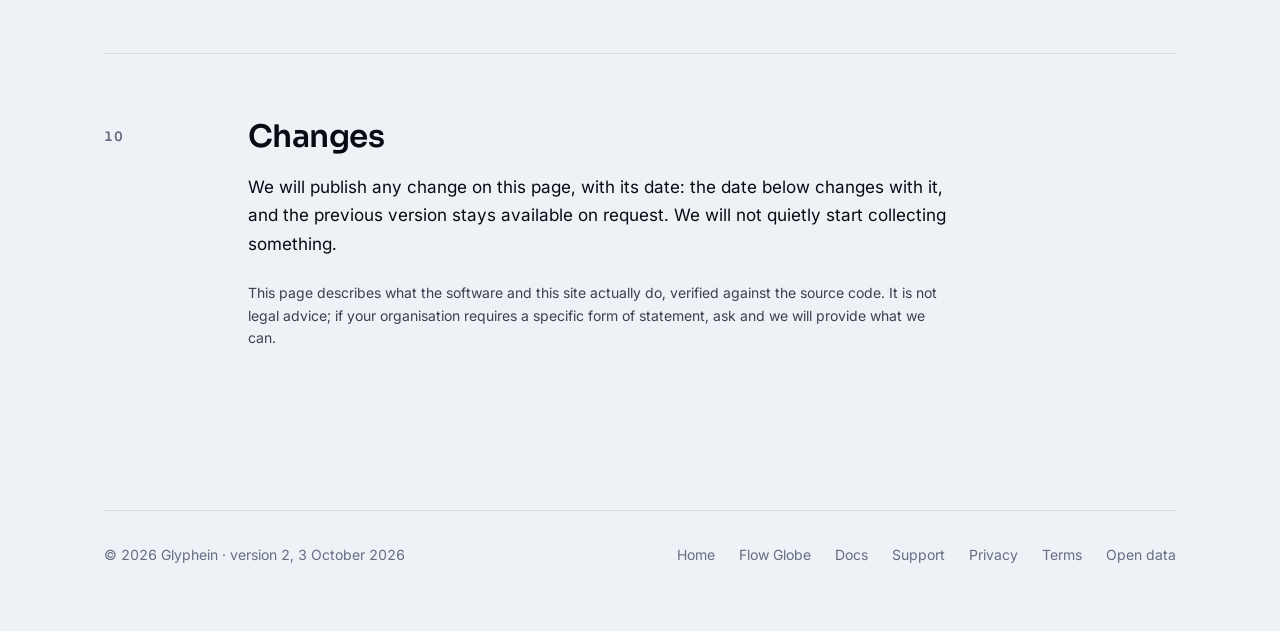
<file: privacy/index.html>
<!doctype html>
<html lang="en">
<head>
<meta charset="utf-8">
<meta name="viewport" content="width=device-width, initial-scale=1">
<title>Privacy — Glyphein</title>
<meta name="description" content="Glyphein Flow Globe makes no network requests and collects no data. This page states exactly what that means, and what little we hold when you buy a licence or write to us.">
<link rel="stylesheet" href="../assets/glyphein.css">
<link rel="icon" href="../assets/favicon.svg" type="image/svg+xml">
<meta name="theme-color" content="#070B12" media="(prefers-color-scheme: dark)">
<meta name="theme-color" content="#EEF1F6" media="(prefers-color-scheme: light)">
</head>
<body>
<div class="page">
<div class="enveloppe">

  <header class="entete">
    <a class="marque" href="/" aria-label="Glyphein — home">
      <svg width="34" height="34" viewBox="18 18 64 64" role="img" aria-hidden="true">
        <mask id="mq" maskUnits="userSpaceOnUse" x="0" y="0" width="100" height="100">
          <path d="M37 18H63L82 37V63L63 82H37L18 63V37Z" fill="#fff"/>
          <path d="M42.5 32H57.5L64 38.5L90 12.5V49.5H50V55.5L56 61.5H64L57.5 68H42.5L32 57.5V42.5Z" fill="#000"/>
        </mask>
        <rect width="100" height="100" fill="currentColor" mask="url(#mq)"/>
      </svg>
      <span class="mot">GLYPHEIN</span>
    </a>
    <nav class="pages">
      <a href="/flow-globe/">Flow Globe</a>
      <a href="/docs/">Docs</a>
      <a href="/support/">Support</a>
      <a href="/privacy/" aria-current="page">Privacy</a>
    </nav>
  </header>

  <main>

    <section class="titre">
      <h1>Privacy</h1>
      <p class="accroche">The short version: the visual sends nothing anywhere, and this site sets
      no cookies. The rest of this page says exactly what that means, so that you can verify it
      rather than take our word for it.</p>
    </section>

    <div class="corps">

      <section class="section">
        <p class="section__num"></p>
        <div class="section__corps colonne">
          <h2>Who we are</h2>
          <p>Glyphein Flow Globe is published by Glyphein (“Glyphein”, “we”), in France.</p>
          <!-- ⚠ À RETIRER quand l'identité de l'éditeur est saisie (fiche AppSource, § 4 ; mêmes données dans /terms/). -->
          <div class="epreuve">
            <strong>To be completed</strong>
            Publisher and data controller: legal name, legal form, SIREN number and registered
            address. Website host: name and address. Retention of prospect and customer information:
            the three and five years in section 07 are proposals, to be confirmed.
          </div>
          <p>Contact: <a href="mailto:support@glyphein.eu">support@glyphein.eu</a>.</p>
        </div>
      </section>

      <section class="section">
        <p class="section__num"></p>
        <div class="section__corps">
          <h2>The visual collects nothing</h2>
          <p class="colonne">Glyphein Flow Globe runs entirely inside Microsoft Power&nbsp;BI. It has
          no server, no account, and no way to reach us.</p>

          <ul class="faits faits--grille">
            <li class="fait">
              <h3>No network requests of any kind</h3>
              <p>No map tiles, no geocoding service, no analytics endpoint, no error reporting, no
              update check. The visual declares <code>privileges: []</code> in its manifest, which
              is the Power&nbsp;BI mechanism that would be required for it to reach the network at
              all.</p>
            </li>
            <li class="fait">
              <h3>Your data stays in your session</h3>
              <p>The data you bind to the visual is processed in memory, inside your Power&nbsp;BI
              session. It is never sent to Glyphein or to anyone else.</p>
            </li>
            <li class="fait">
              <h3>Geocoding happens inside the package</h3>
              <p>The place names you supply are matched against a table of cities, ports and
              countries embedded in the visual itself. No geocoding service is called; your place
              names never leave the report.</p>
            </li>
            <li class="fait">
              <h3>Map and fonts are embedded</h3>
              <p>The base map and the typefaces are shipped inside the package. No map tile and no
              font is downloaded — so no third party learns that a report is being opened, or by
              whom.</p>
            </li>
            <li class="fait">
              <h3>No telemetry, no crash reporting</h3>
              <p>No usage measurement either. We do not know how many people use the visual, which
              features they use, or when it fails. This is a cost we accept deliberately; the
              consequence is described on the <a href="/support/">support page</a>.</p>
            </li>
            <li class="fait">
              <h3>No cookie, no browser storage</h3>
              <p>The settings you choose — theme, view, filters — are saved by Power&nbsp;BI inside
              your report, under your control. Glyphein has no access to them.</p>
            </li>
          </ul>

          <p class="colonne" style="margin-top:var(--sp-5)">Your data stays where Power&nbsp;BI puts
          it. Glyphein is not a processor of it, because Glyphein never receives it.</p>
          <p class="colonne">You do not have to believe us. Open the browser developer tools on a
          report page containing the visual, look at the network tab, and interact with the globe: no
          request originates from it. Microsoft applies the same check — refusing all external
          service access is one of the criteria a visual must meet to be certified.</p>
        </div>
      </section>

      <section class="section">
        <p class="section__num"></p>
        <div class="section__corps colonne">
          <h2>Licences for paid features</h2>
          <p>Licences for paid features are sold through Microsoft AppSource. Microsoft sells and
          manages them, and they are assigned in the Microsoft&nbsp;365 admin center.</p>
          <p>To decide which features to show, the visual asks Power&nbsp;BI which Glyphein plans the
          current user holds. Power&nbsp;BI answers inside your session, and the answer is not sent
          to Glyphein.</p>
          <p>Microsoft is the merchant of record: purchases, billing, payment and licence assignment
          are handled by Microsoft under the Microsoft Privacy Statement, and Glyphein never sees
          your payment instrument.</p>
        </div>
      </section>

      <section class="section">
        <p class="section__num"></p>
        <div class="section__corps colonne">
          <h2>What Glyphein may receive from Microsoft</h2>
          <p>When you acquire the visual, start a purchase or contact us through Microsoft AppSource,
          Microsoft may share with Glyphein, as the publisher, the information it provides to
          publishers: for example your name, company, email address, country, and the plan and
          quantity purchased.</p>
          <p>We use it to manage your subscription, to meet our accounting and tax obligations, and,
          if you have not bought anything, to answer the interest you expressed.</p>
          <p>Legal bases: performance of the contract for customers, our legitimate interest for
          prospects, and our legal obligations for accounting.</p>
        </div>
      </section>

      <section class="section">
        <p class="section__num"></p>
        <div class="section__corps colonne">
          <h2>When you write to us</h2>
          <p>If you send an email to <a href="mailto:support@glyphein.eu">support@glyphein.eu</a>,
          we hold what you chose to send: your address, your message, and any attachment. We use it
          to answer you and to fix what you reported, and for nothing else. We do not add it to a
          mailing list.</p>
          <p>Please do not send us report data you are not allowed to share. If reproducing a problem
          requires a dataset, we will ask you for an anonymised extract instead.</p>
        </div>
      </section>

      <section class="section">
        <p class="section__num"></p>
        <div class="section__corps">
          <h2>This website</h2>
          <ul class="faits faits--liste colonne">
            <li class="fait">
              <h3>No cookies</h3>
              <p>This site sets none, for any purpose, and has no audience measurement.</p>
            </li>
            <li class="fait">
              <h3>No third-party requests</h3>
              <p>Fonts and styles are served from this domain. There is no analytics script, no tag
              manager, no embedded video and no social widget.</p>
            </li>
            <li class="fait">
              <h3>Server logs</h3>
              <p>Our hosting provider records the usual technical information — IP address, date and
              time, page requested, user agent — for the operation and security of the service.
              These logs are not used to profile visitors and are not combined with anything
              else.</p>
            </li>
          </ul>
        </div>
      </section>

      <section class="section">
        <p class="section__num"></p>
        <div class="section__corps colonne">
          <h2>How long we keep it</h2>
          <ul class="faits faits--liste">
            <li class="fait">
              <h3>Prospect information received from Microsoft</h3>
              <p>Three years after our last contact.</p>
            </li>
            <li class="fait">
              <h3>Customer information</h3>
              <p>For the duration of the subscription, then five years, the limitation period.</p>
            </li>
            <li class="fait">
              <h3>Accounting records</h3>
              <p>Ten years, as required by French law.</p>
            </li>
            <li class="fait">
              <h3>Support emails</h3>
              <p>Three years after the last exchange, after which they are deleted.</p>
            </li>
          </ul>
        </div>
      </section>

      <section class="section">
        <p class="section__num"></p>
        <div class="section__corps colonne">
          <h2>Who receives it</h2>
          <p>Your information is used by Glyphein only. It is not sold, rented or shared for
          marketing.</p>
          <p>Mail is hosted by Infomaniak Network SA, in Switzerland. Microsoft is a separate
          controller for the data it processes for AppSource and Power&nbsp;BI.</p>
        </div>
      </section>

      <section class="section">
        <p class="section__num"></p>
        <div class="section__corps colonne">
          <h2>Your rights</h2>
          <p>Under the General Data Protection Regulation you have the right to access, rectify and
          erase your data, to object to or restrict its processing, and to data portability. Write
          to <a href="mailto:support@glyphein.eu">support@glyphein.eu</a> and we will answer within
          one month.</p>
          <p>If you consider that your rights are not being respected, you may lodge a complaint
          with the CNIL, the French data protection authority, at
          <a href="https://www.cnil.fr">cnil.fr</a>.</p>
        </div>
      </section>

      <section class="section">
        <p class="section__num"></p>
        <div class="section__corps colonne">
          <h2>Changes</h2>
          <p>We will publish any change on this page, with its date: the date below changes with it,
          and the previous version stays available on request. We will not quietly start collecting
          something.</p>
          <p class="fin" style="margin-top:var(--sp-5)">This page describes what the software and
          this site actually do, verified against the source code. It is not legal advice; if your
          organisation requires a specific form of statement, ask and we will provide what we
          can.</p>
        </div>
      </section>

    </div>
  </main>

  <footer class="pied">
    <span>© 2026 Glyphein · version 2, 3 October 2026</span>
    <nav>
      <a href="/">Home</a>
      <a href="/flow-globe/">Flow Globe</a>
      <a href="/docs/">Docs</a>
      <a href="/support/">Support</a>
      <a href="/privacy/">Privacy</a>
      <a href="/terms/">Terms</a>
      <a href="/donnees/LICENCE.txt">Open data</a>
    </nav>
  </footer>

</div>
</div>
</body>
</html>
</file>
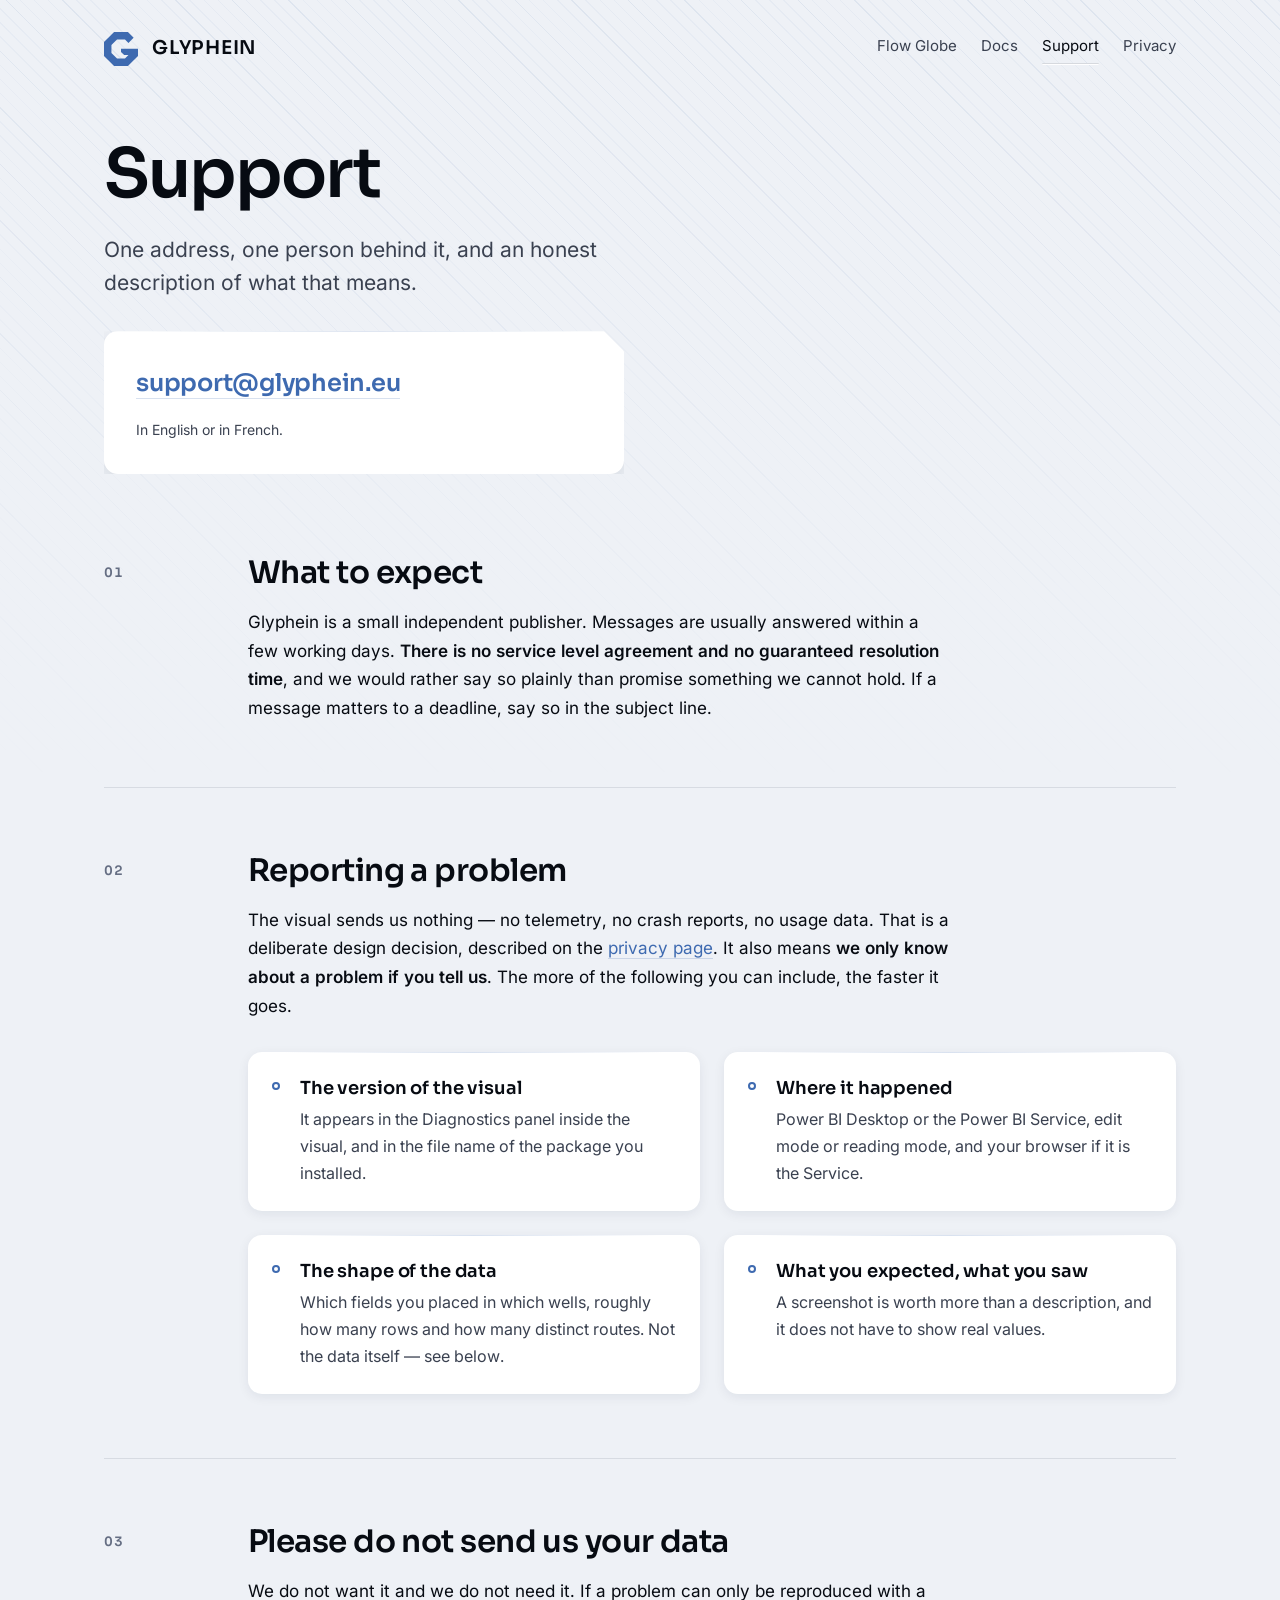
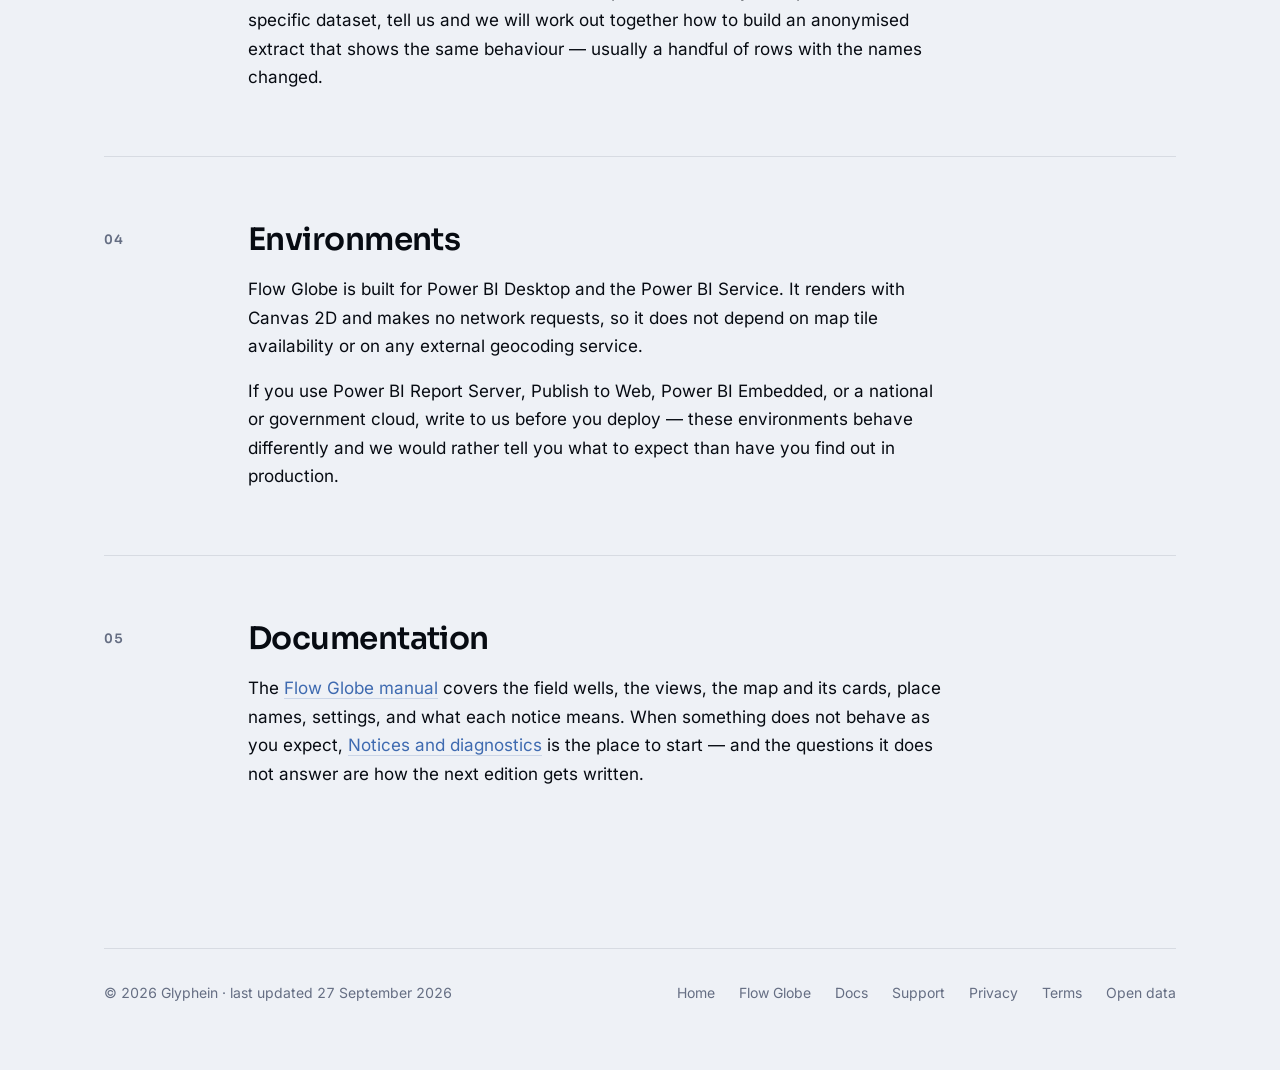
<file: support/index.html>
<!doctype html>
<html lang="en">
<head>
<meta charset="utf-8">
<meta name="viewport" content="width=device-width, initial-scale=1">
<title>Support — Glyphein</title>
<meta name="description" content="How to get help with Glyphein Flow Globe: contact, what to include in a report, and what is and is not supported.">
<link rel="stylesheet" href="../assets/glyphein.css">
<link rel="icon" href="../assets/favicon.svg" type="image/svg+xml">
<meta name="theme-color" content="#070B12" media="(prefers-color-scheme: dark)">
<meta name="theme-color" content="#EEF1F6" media="(prefers-color-scheme: light)">
</head>
<body>
<div class="page">
<div class="enveloppe">

  <header class="entete">
    <a class="marque" href="/" aria-label="Glyphein — home">
      <svg width="34" height="34" viewBox="18 18 64 64" role="img" aria-hidden="true">
        <mask id="mq" maskUnits="userSpaceOnUse" x="0" y="0" width="100" height="100">
          <path d="M37 18H63L82 37V63L63 82H37L18 63V37Z" fill="#fff"/>
          <path d="M42.5 32H57.5L64 38.5L90 12.5V49.5H50V55.5L56 61.5H64L57.5 68H42.5L32 57.5V42.5Z" fill="#000"/>
        </mask>
        <rect width="100" height="100" fill="currentColor" mask="url(#mq)"/>
      </svg>
      <span class="mot">GLYPHEIN</span>
    </a>
    <nav class="pages">
      <a href="/flow-globe/">Flow Globe</a>
      <a href="/docs/">Docs</a>
      <a href="/support/" aria-current="page">Support</a>
      <a href="/privacy/">Privacy</a>
    </nav>
  </header>

  <main>

    <section class="titre">
      <h1>Support</h1>
      <p class="accroche">One address, one person behind it, and an honest description of what that
      means.</p>
      <div class="plaque plaque--accent">
        <p class="adresse"><a href="mailto:support@glyphein.eu">support@glyphein.eu</a></p>
        <p class="fin" style="margin-top:10px">In English or in French.</p>
      </div>
    </section>

    <div class="corps">

      <section class="section">
        <p class="section__num"></p>
        <div class="section__corps colonne">
          <h2>What to expect</h2>
          <p>Glyphein is a small independent publisher. Messages are usually answered within a few
          working days. <strong>There is no service level agreement and no guaranteed resolution
          time</strong>, and we would rather say so plainly than promise something we cannot hold.
          If a message matters to a deadline, say so in the subject line.</p>
        </div>
      </section>

      <section class="section">
        <p class="section__num"></p>
        <div class="section__corps">
          <h2>Reporting a problem</h2>
          <p class="colonne">The visual sends us nothing — no telemetry, no crash reports, no usage
          data. That is a deliberate design decision, described on the
          <a href="/privacy/">privacy page</a>. It also means <strong>we only know about a problem if
          you tell us</strong>. The more of the following you can include, the faster it goes.</p>

          <ul class="faits faits--grille">
            <li class="fait">
              <h3>The version of the visual</h3>
              <p>It appears in the Diagnostics panel inside the visual, and in the file name of the
              package you installed.</p>
            </li>
            <li class="fait">
              <h3>Where it happened</h3>
              <p>Power BI Desktop or the Power BI Service, edit mode or reading mode, and your
              browser if it is the Service.</p>
            </li>
            <li class="fait">
              <h3>The shape of the data</h3>
              <p>Which fields you placed in which wells, roughly how many rows and how many distinct
              routes. Not the data itself — see below.</p>
            </li>
            <li class="fait">
              <h3>What you expected, what you saw</h3>
              <p>A screenshot is worth more than a description, and it does not have to show real
              values.</p>
            </li>
          </ul>
        </div>
      </section>

      <section class="section">
        <p class="section__num"></p>
        <div class="section__corps colonne">
          <h2>Please do not send us your data</h2>
          <p>We do not want it and we do not need it. If a problem can only be reproduced with a
          specific dataset, tell us and we will work out together how to build an anonymised extract
          that shows the same behaviour — usually a handful of rows with the names changed.</p>
        </div>
      </section>

      <section class="section">
        <p class="section__num"></p>
        <div class="section__corps colonne">
          <h2>Environments</h2>
          <p>Flow Globe is built for Power&nbsp;BI Desktop and the Power&nbsp;BI Service. It renders
          with Canvas 2D and makes no network requests, so it does not depend on map tile
          availability or on any external geocoding service.</p>
          <p>If you use Power&nbsp;BI Report Server, Publish to Web, Power&nbsp;BI Embedded, or a
          national or government cloud, write to us before you deploy — these environments behave
          differently and we would rather tell you what to expect than have you find out in
          production.</p>
        </div>
      </section>

      <section class="section">
        <p class="section__num"></p>
        <div class="section__corps colonne">
          <h2>Documentation</h2>
          <p>The <a href="/docs/">Flow Globe manual</a> covers the field wells, the views, the map and
          its cards, place names, settings, and what each notice means. When something does not
          behave as you expect, <a href="/docs/troubleshooting/">Notices and diagnostics</a> is the
          place to start — and the questions it does not answer are how the next edition gets
          written.</p>
        </div>
      </section>

    </div>
  </main>

  <footer class="pied">
    <span>© 2026 Glyphein · last updated 27 September 2026</span>
    <nav>
      <a href="/">Home</a>
      <a href="/flow-globe/">Flow Globe</a>
      <a href="/docs/">Docs</a>
      <a href="/support/">Support</a>
      <a href="/privacy/">Privacy</a>
      <a href="/terms/">Terms</a>
      <a href="/donnees/LICENCE.txt">Open data</a>
    </nav>
  </footer>

</div>
</div>
</body>
</html>
</file>
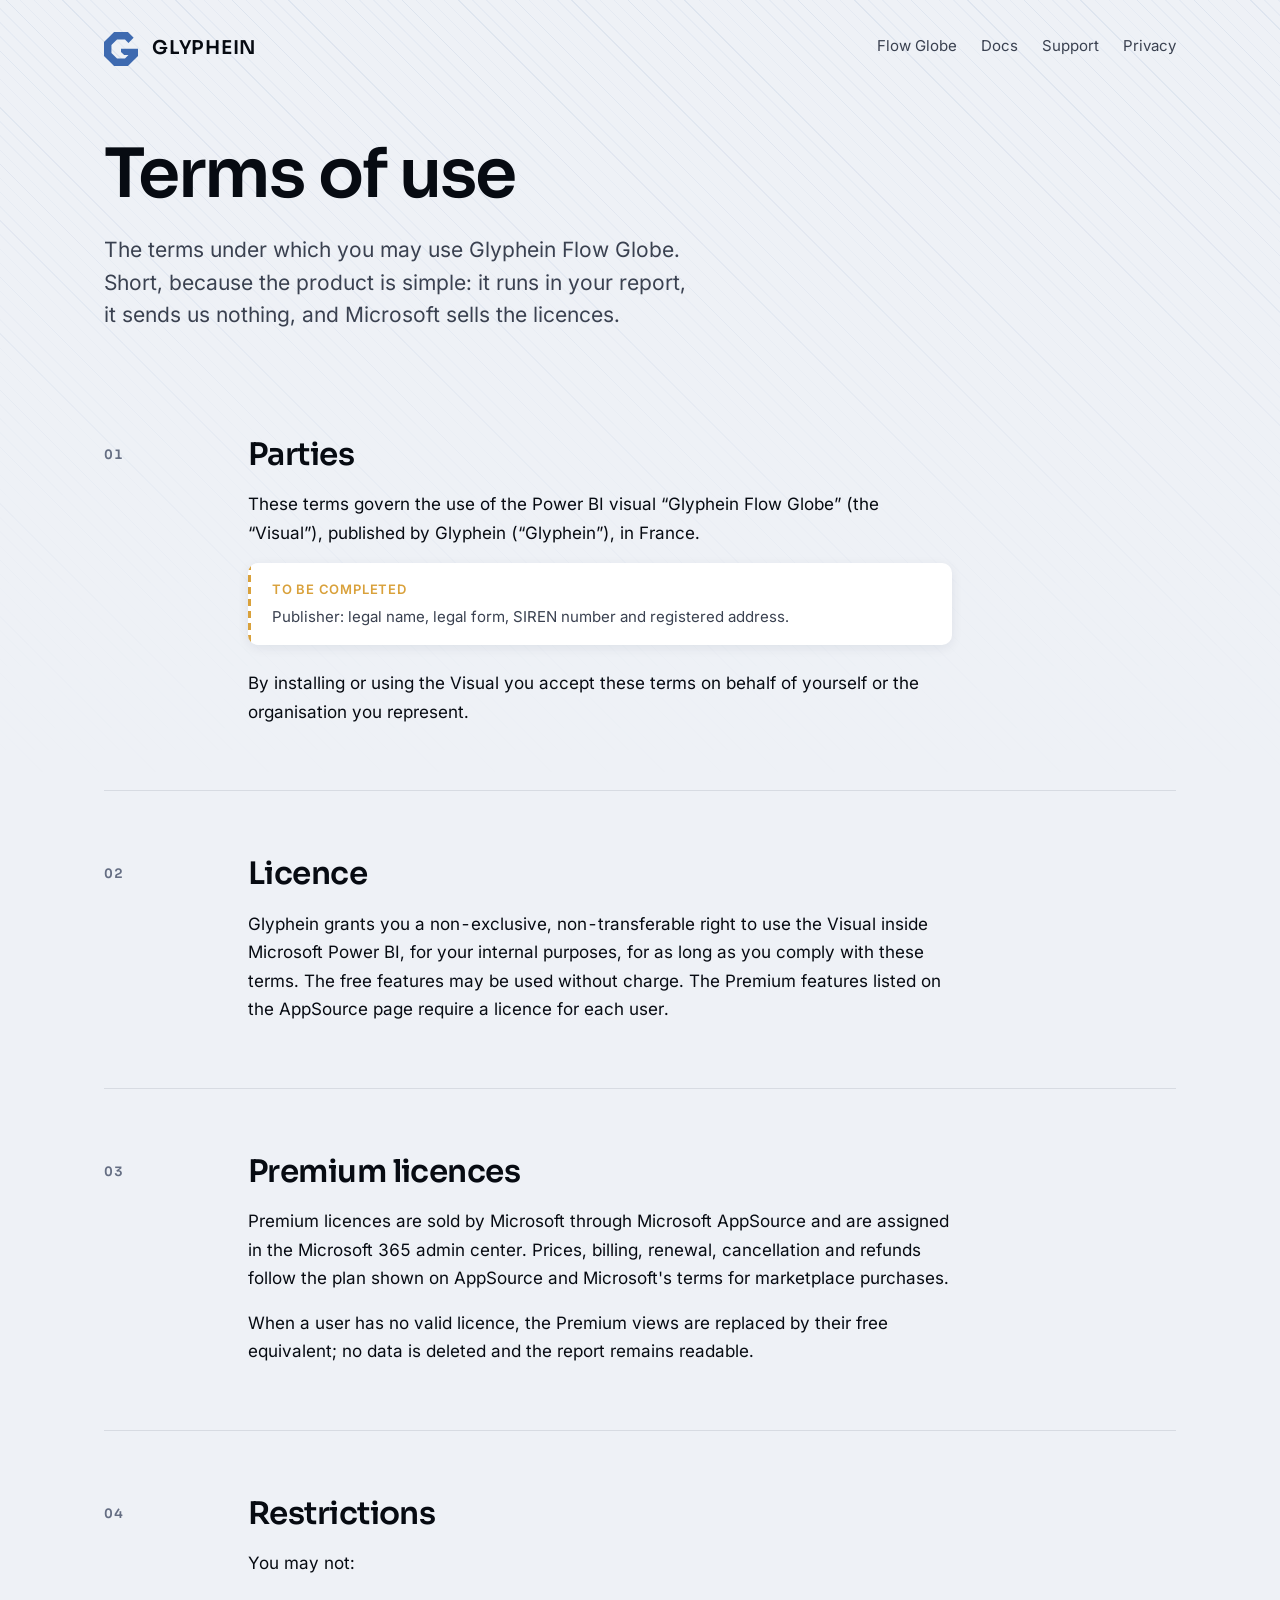
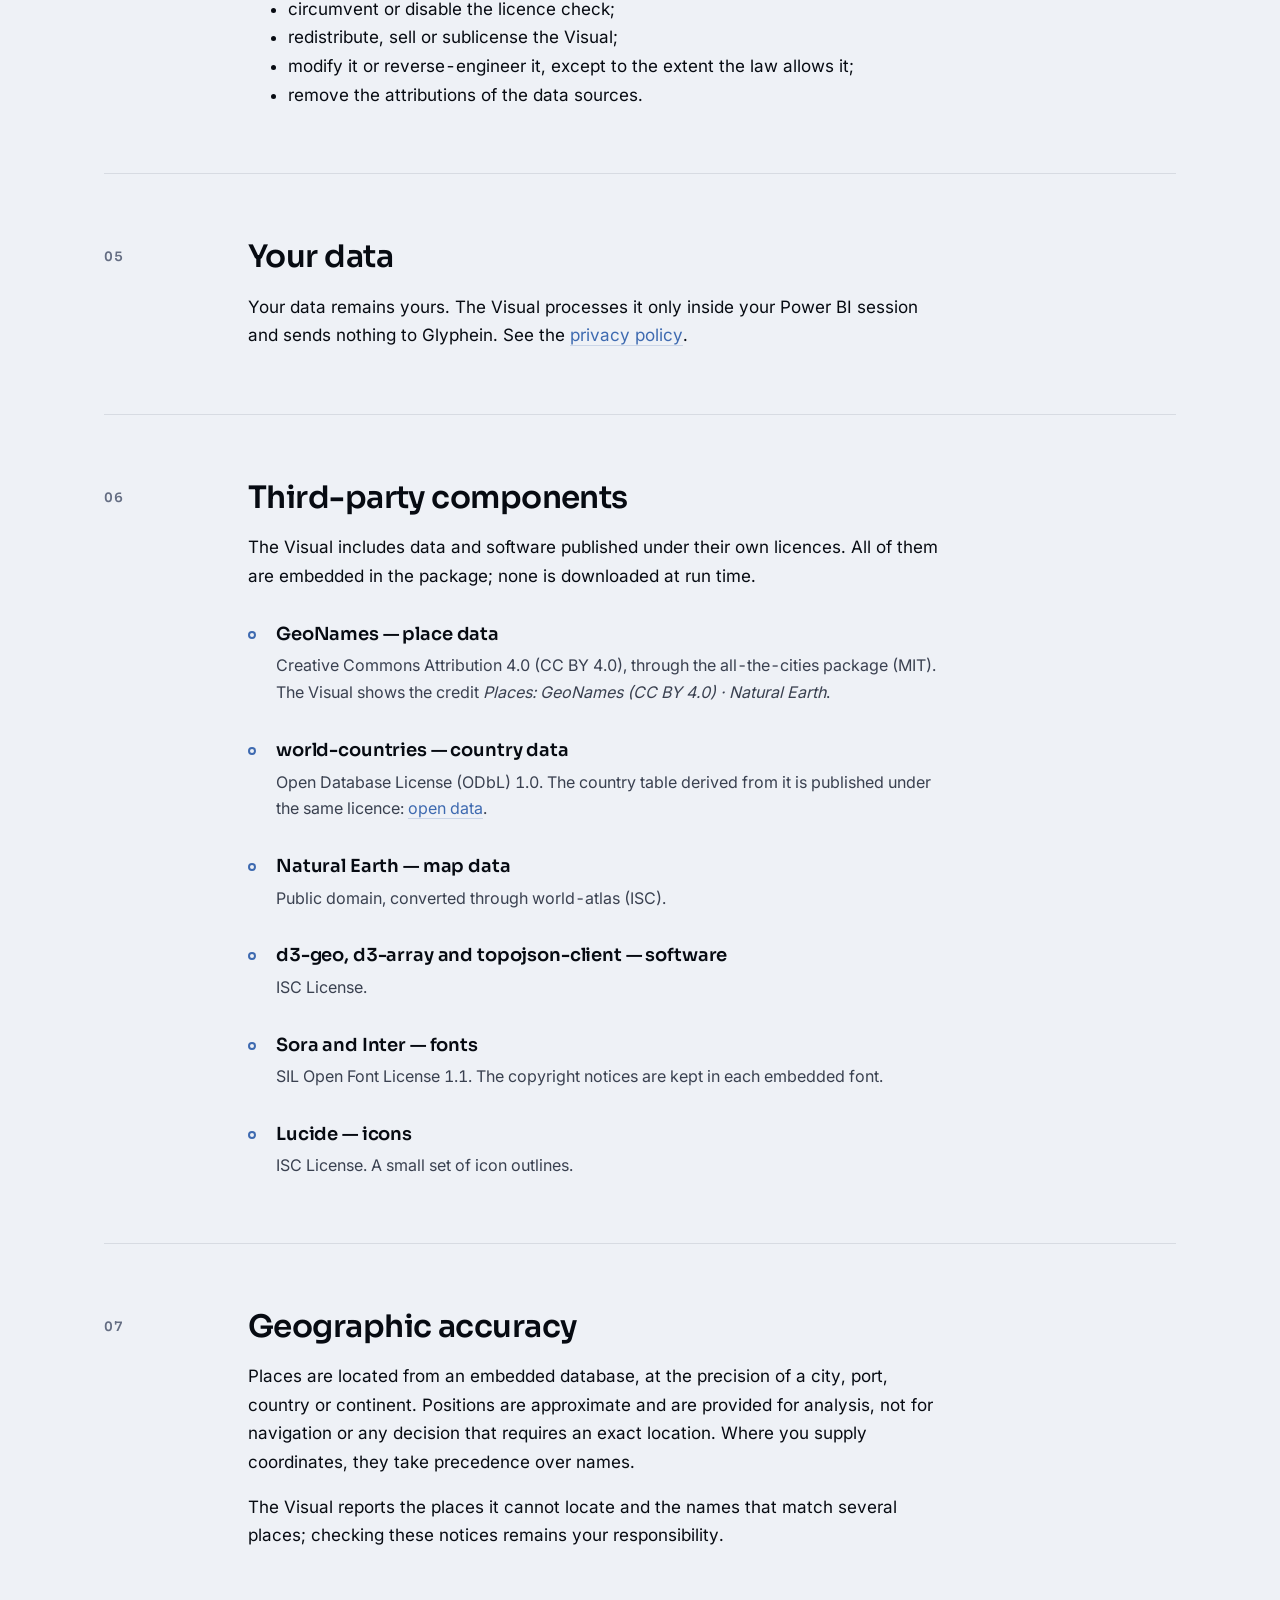
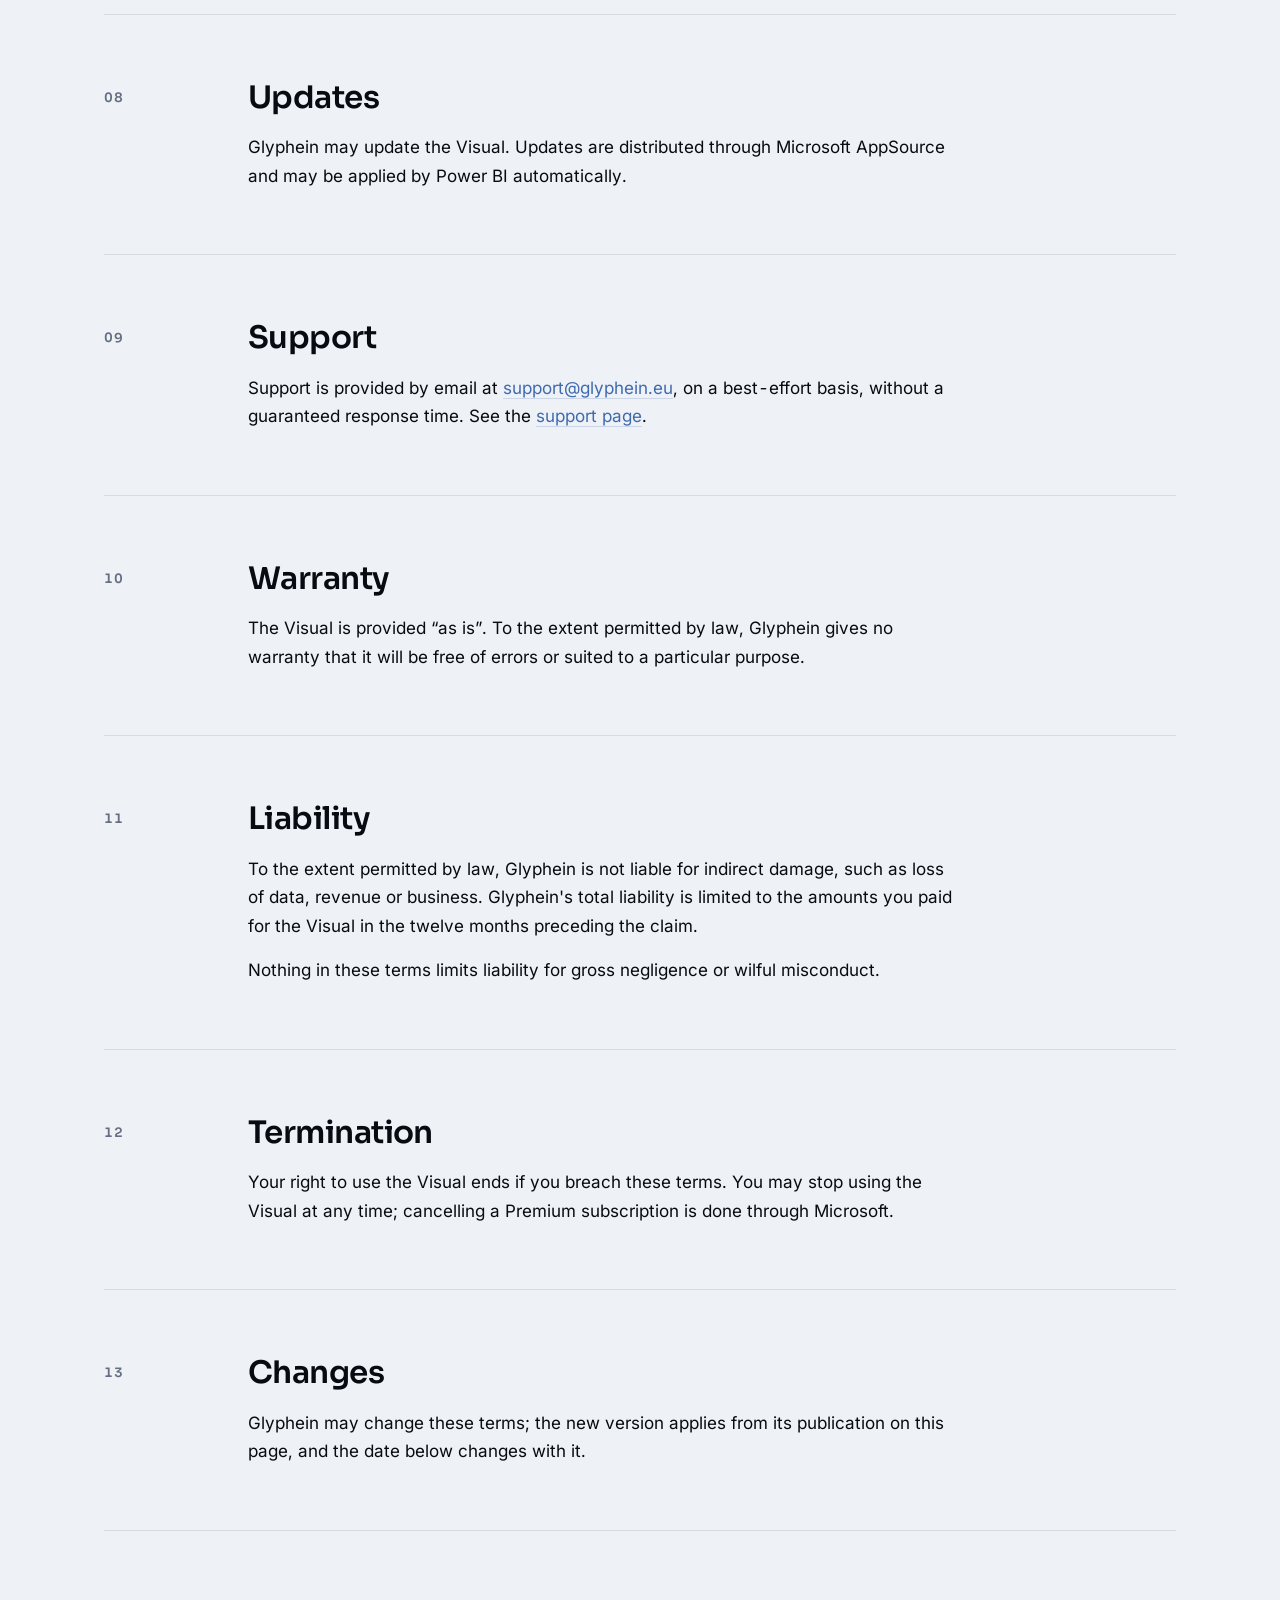
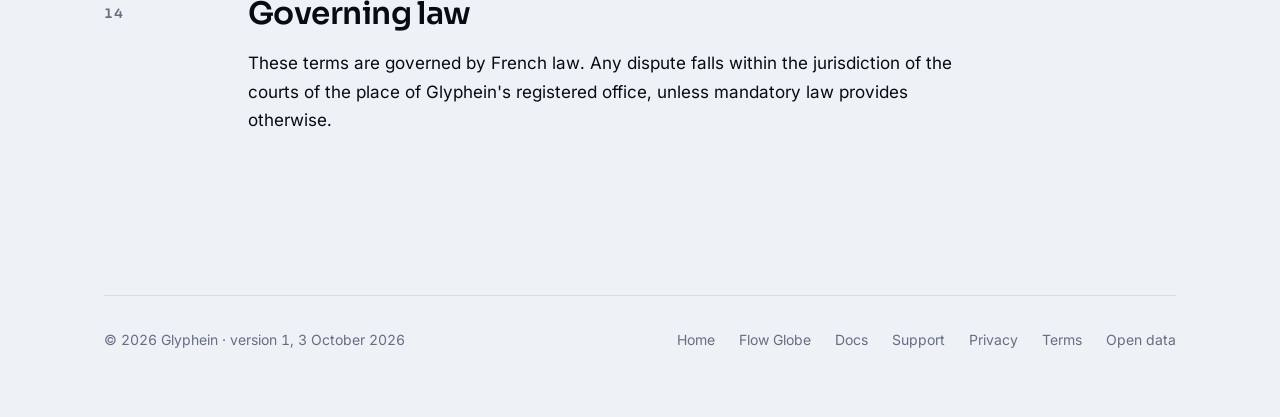
<file: terms/index.html>
<!doctype html>
<html lang="en">
<head>
<meta charset="utf-8">
<meta name="viewport" content="width=device-width, initial-scale=1">
<title>Terms of use — Glyphein</title>
<meta name="description" content="The terms under which you may use Glyphein Flow Globe, the Power BI visual: the licence, Premium licences sold through Microsoft AppSource, third-party components, warranty and liability.">
<link rel="stylesheet" href="../assets/glyphein.css">
<link rel="icon" href="../assets/favicon.svg" type="image/svg+xml">
<meta name="theme-color" content="#070B12" media="(prefers-color-scheme: dark)">
<meta name="theme-color" content="#EEF1F6" media="(prefers-color-scheme: light)">
</head>
<body>
<div class="page">
<div class="enveloppe">

  <header class="entete">
    <a class="marque" href="/" aria-label="Glyphein — home">
      <svg width="34" height="34" viewBox="18 18 64 64" role="img" aria-hidden="true">
        <mask id="mq" maskUnits="userSpaceOnUse" x="0" y="0" width="100" height="100">
          <path d="M37 18H63L82 37V63L63 82H37L18 63V37Z" fill="#fff"/>
          <path d="M42.5 32H57.5L64 38.5L90 12.5V49.5H50V55.5L56 61.5H64L57.5 68H42.5L32 57.5V42.5Z" fill="#000"/>
        </mask>
        <rect width="100" height="100" fill="currentColor" mask="url(#mq)"/>
      </svg>
      <span class="mot">GLYPHEIN</span>
    </a>
    <nav class="pages">
      <a href="/flow-globe/">Flow Globe</a>
      <a href="/docs/">Docs</a>
      <a href="/support/">Support</a>
      <a href="/privacy/">Privacy</a>
    </nav>
  </header>

  <main>

    <section class="titre">
      <h1>Terms of use</h1>
      <p class="accroche">The terms under which you may use Glyphein Flow Globe. Short, because the
      product is simple: it runs in your report, it sends us nothing, and Microsoft sells the
      licences.</p>
    </section>

    <div class="corps">

      <section class="section">
        <p class="section__num"></p>
        <div class="section__corps colonne">
          <h2>Parties</h2>
          <p>These terms govern the use of the Power&nbsp;BI visual “Glyphein Flow Globe” (the
          “Visual”), published by Glyphein (“Glyphein”), in France.</p>
          <!-- ⚠ À RETIRER quand l'identité de l'éditeur est saisie (fiche AppSource, § 5 ; mêmes données dans /privacy/). -->
          <div class="epreuve">
            <strong>To be completed</strong>
            Publisher: legal name, legal form, SIREN number and registered address.
          </div>
          <p>By installing or using the Visual you accept these terms on behalf of yourself or the
          organisation you represent.</p>
        </div>
      </section>

      <section class="section">
        <p class="section__num"></p>
        <div class="section__corps colonne">
          <h2>Licence</h2>
          <p>Glyphein grants you a non-exclusive, non-transferable right to use the Visual inside
          Microsoft Power&nbsp;BI, for your internal purposes, for as long as you comply with these
          terms. The free features may be used without charge. The Premium features listed on the
          AppSource page require a licence for each user.</p>
        </div>
      </section>

      <section class="section">
        <p class="section__num"></p>
        <div class="section__corps colonne">
          <h2>Premium licences</h2>
          <p>Premium licences are sold by Microsoft through Microsoft AppSource and are assigned in the
          Microsoft&nbsp;365 admin center. Prices, billing, renewal, cancellation and refunds follow
          the plan shown on AppSource and Microsoft's terms for marketplace purchases.</p>
          <p>When a user has no valid licence, the Premium views are replaced by their free
          equivalent; no data is deleted and the report remains readable.</p>
        </div>
      </section>

      <section class="section">
        <p class="section__num"></p>
        <div class="section__corps colonne">
          <h2>Restrictions</h2>
          <p>You may not:</p>
          <ul>
            <li>circumvent or disable the licence check;</li>
            <li>redistribute, sell or sublicense the Visual;</li>
            <li>modify it or reverse-engineer it, except to the extent the law allows it;</li>
            <li>remove the attributions of the data sources.</li>
          </ul>
        </div>
      </section>

      <section class="section">
        <p class="section__num"></p>
        <div class="section__corps colonne">
          <h2>Your data</h2>
          <p>Your data remains yours. The Visual processes it only inside your Power&nbsp;BI session and
          sends nothing to Glyphein. See the <a href="/privacy/">privacy policy</a>.</p>
        </div>
      </section>

      <section class="section">
        <p class="section__num"></p>
        <div class="section__corps colonne">
          <h2>Third-party components</h2>
          <p>The Visual includes data and software published under their own licences. All of them
          are embedded in the package; none is downloaded at run time.</p>
          <ul class="faits faits--liste">
            <li class="fait">
              <h3>GeoNames — place data</h3>
              <p>Creative Commons Attribution 4.0 (CC BY 4.0), through the all-the-cities package
              (MIT). The Visual shows the credit <em>Places: GeoNames (CC BY 4.0) · Natural
              Earth</em>.</p>
            </li>
            <li class="fait">
              <h3>world-countries — country data</h3>
              <p>Open Database License (ODbL) 1.0. The country table derived from it is published
              under the same licence: <a href="/donnees/LICENCE.txt">open data</a>.</p>
            </li>
            <li class="fait">
              <h3>Natural Earth — map data</h3>
              <p>Public domain, converted through world-atlas (ISC).</p>
            </li>
            <li class="fait">
              <h3>d3-geo, d3-array and topojson-client — software</h3>
              <p>ISC License.</p>
            </li>
            <li class="fait">
              <h3>Sora and Inter — fonts</h3>
              <p>SIL Open Font License 1.1. The copyright notices are kept in each embedded font.</p>
            </li>
            <li class="fait">
              <h3>Lucide — icons</h3>
              <p>ISC License. A small set of icon outlines.</p>
            </li>
          </ul>
        </div>
      </section>

      <section class="section">
        <p class="section__num"></p>
        <div class="section__corps colonne">
          <h2>Geographic accuracy</h2>
          <p>Places are located from an embedded database, at the precision of a city, port, country
          or continent. Positions are approximate and are provided for analysis, not for navigation
          or any decision that requires an exact location. Where you supply coordinates, they take
          precedence over names.</p>
          <p>The Visual reports the places it cannot locate and the names that match several places;
          checking these notices remains your responsibility.</p>
        </div>
      </section>

      <section class="section">
        <p class="section__num"></p>
        <div class="section__corps colonne">
          <h2>Updates</h2>
          <p>Glyphein may update the Visual. Updates are distributed through Microsoft AppSource and
          may be applied by Power&nbsp;BI automatically.</p>
        </div>
      </section>

      <section class="section">
        <p class="section__num"></p>
        <div class="section__corps colonne">
          <h2>Support</h2>
          <p>Support is provided by email at <a href="mailto:support@glyphein.eu">support@glyphein.eu</a>,
          on a best-effort basis, without a guaranteed response time. See the
          <a href="/support/">support page</a>.</p>
        </div>
      </section>

      <section class="section">
        <p class="section__num"></p>
        <div class="section__corps colonne">
          <h2>Warranty</h2>
          <p>The Visual is provided “as is”. To the extent permitted by law, Glyphein gives no warranty
          that it will be free of errors or suited to a particular purpose.</p>
        </div>
      </section>

      <section class="section">
        <p class="section__num"></p>
        <div class="section__corps colonne">
          <h2>Liability</h2>
          <p>To the extent permitted by law, Glyphein is not liable for indirect damage, such as loss of
          data, revenue or business. Glyphein's total liability is limited to the amounts you paid
          for the Visual in the twelve months preceding the claim.</p>
          <p>Nothing in these terms limits liability for gross negligence or wilful misconduct.</p>
        </div>
      </section>

      <section class="section">
        <p class="section__num"></p>
        <div class="section__corps colonne">
          <h2>Termination</h2>
          <p>Your right to use the Visual ends if you breach these terms. You may stop using the Visual
          at any time; cancelling a Premium subscription is done through Microsoft.</p>
        </div>
      </section>

      <section class="section">
        <p class="section__num"></p>
        <div class="section__corps colonne">
          <h2>Changes</h2>
          <p>Glyphein may change these terms; the new version applies from its publication on this
          page, and the date below changes with it.</p>
        </div>
      </section>

      <section class="section">
        <p class="section__num"></p>
        <div class="section__corps colonne">
          <h2>Governing law</h2>
          <p>These terms are governed by French law. Any dispute falls within the jurisdiction of the
          courts of the place of Glyphein's registered office, unless mandatory law provides
          otherwise.</p>
        </div>
      </section>

    </div>
  </main>

  <footer class="pied">
    <span>© 2026 Glyphein · version 1, 3 October 2026</span>
    <nav>
      <a href="/">Home</a>
      <a href="/flow-globe/">Flow Globe</a>
      <a href="/docs/">Docs</a>
      <a href="/support/">Support</a>
      <a href="/privacy/">Privacy</a>
      <a href="/terms/">Terms</a>
      <a href="/donnees/LICENCE.txt">Open data</a>
    </nav>
  </footer>

</div>
</div>
</body>
</html>
</file>
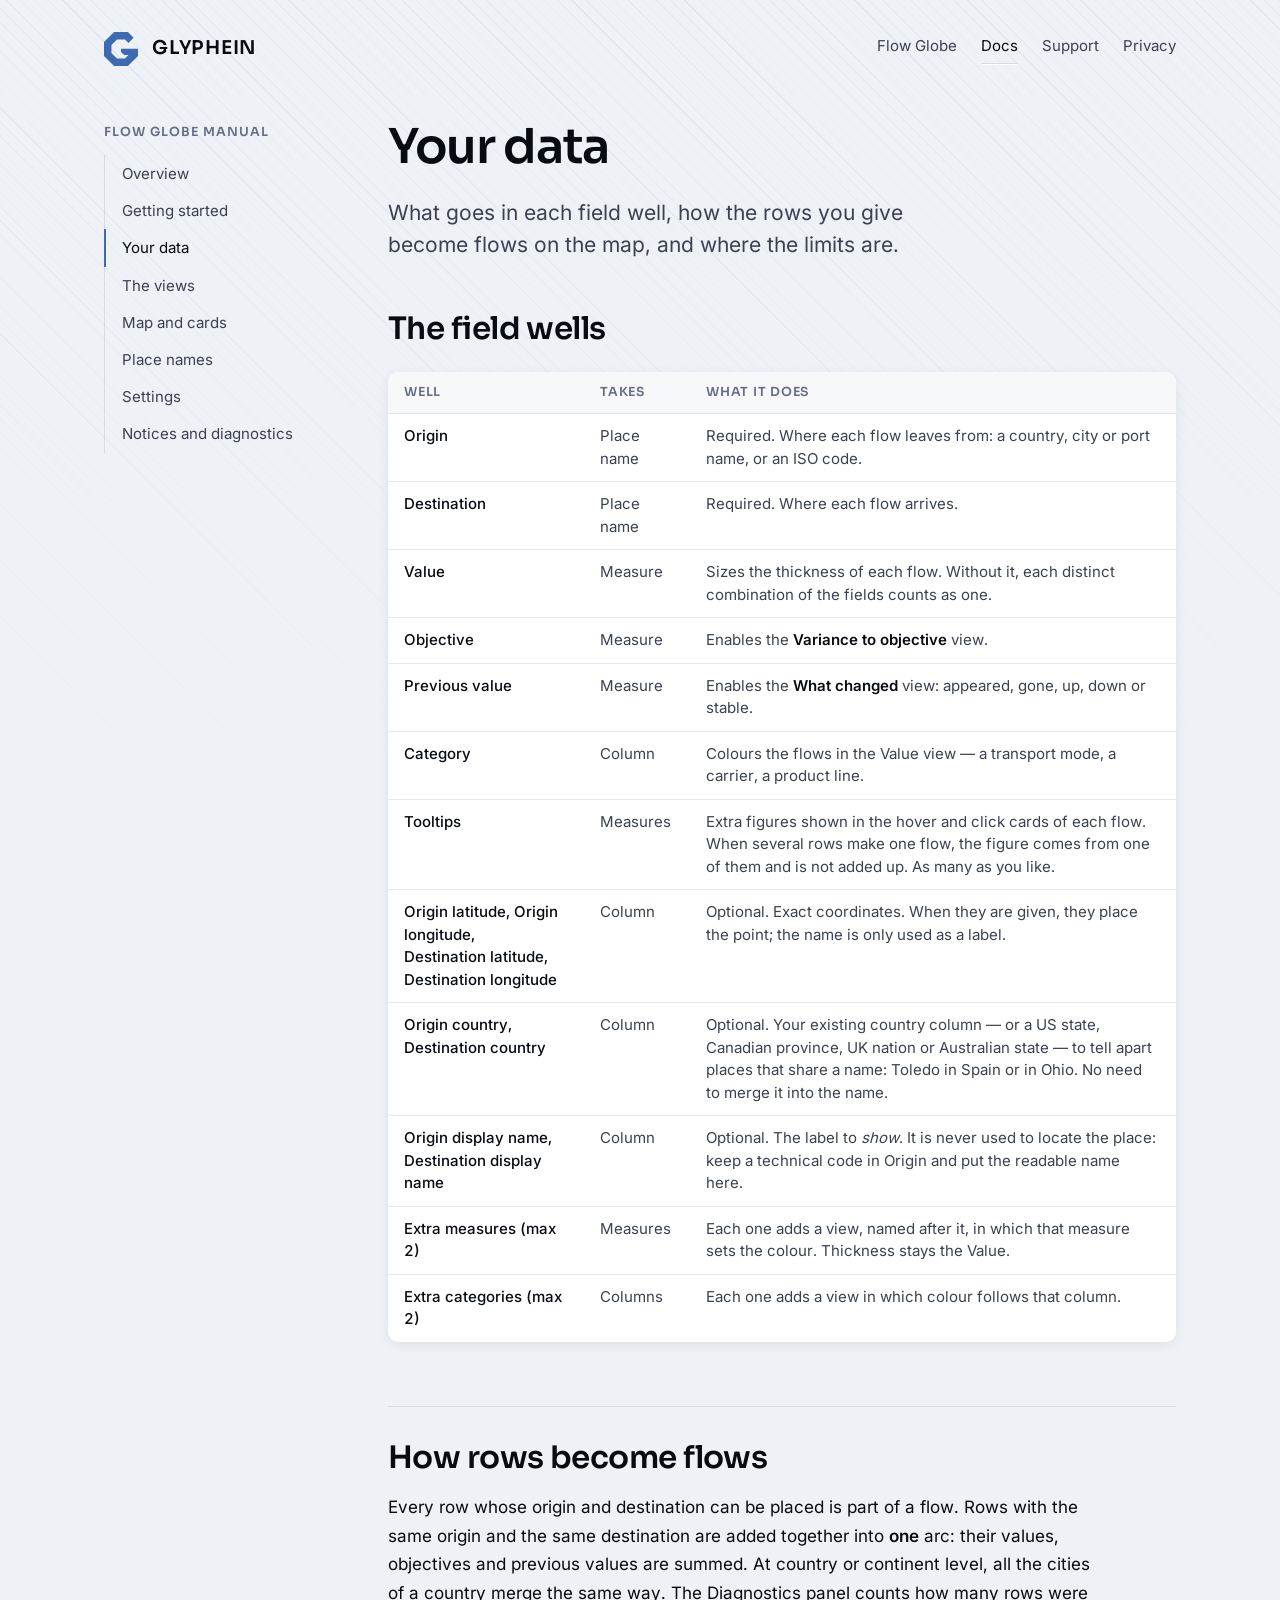
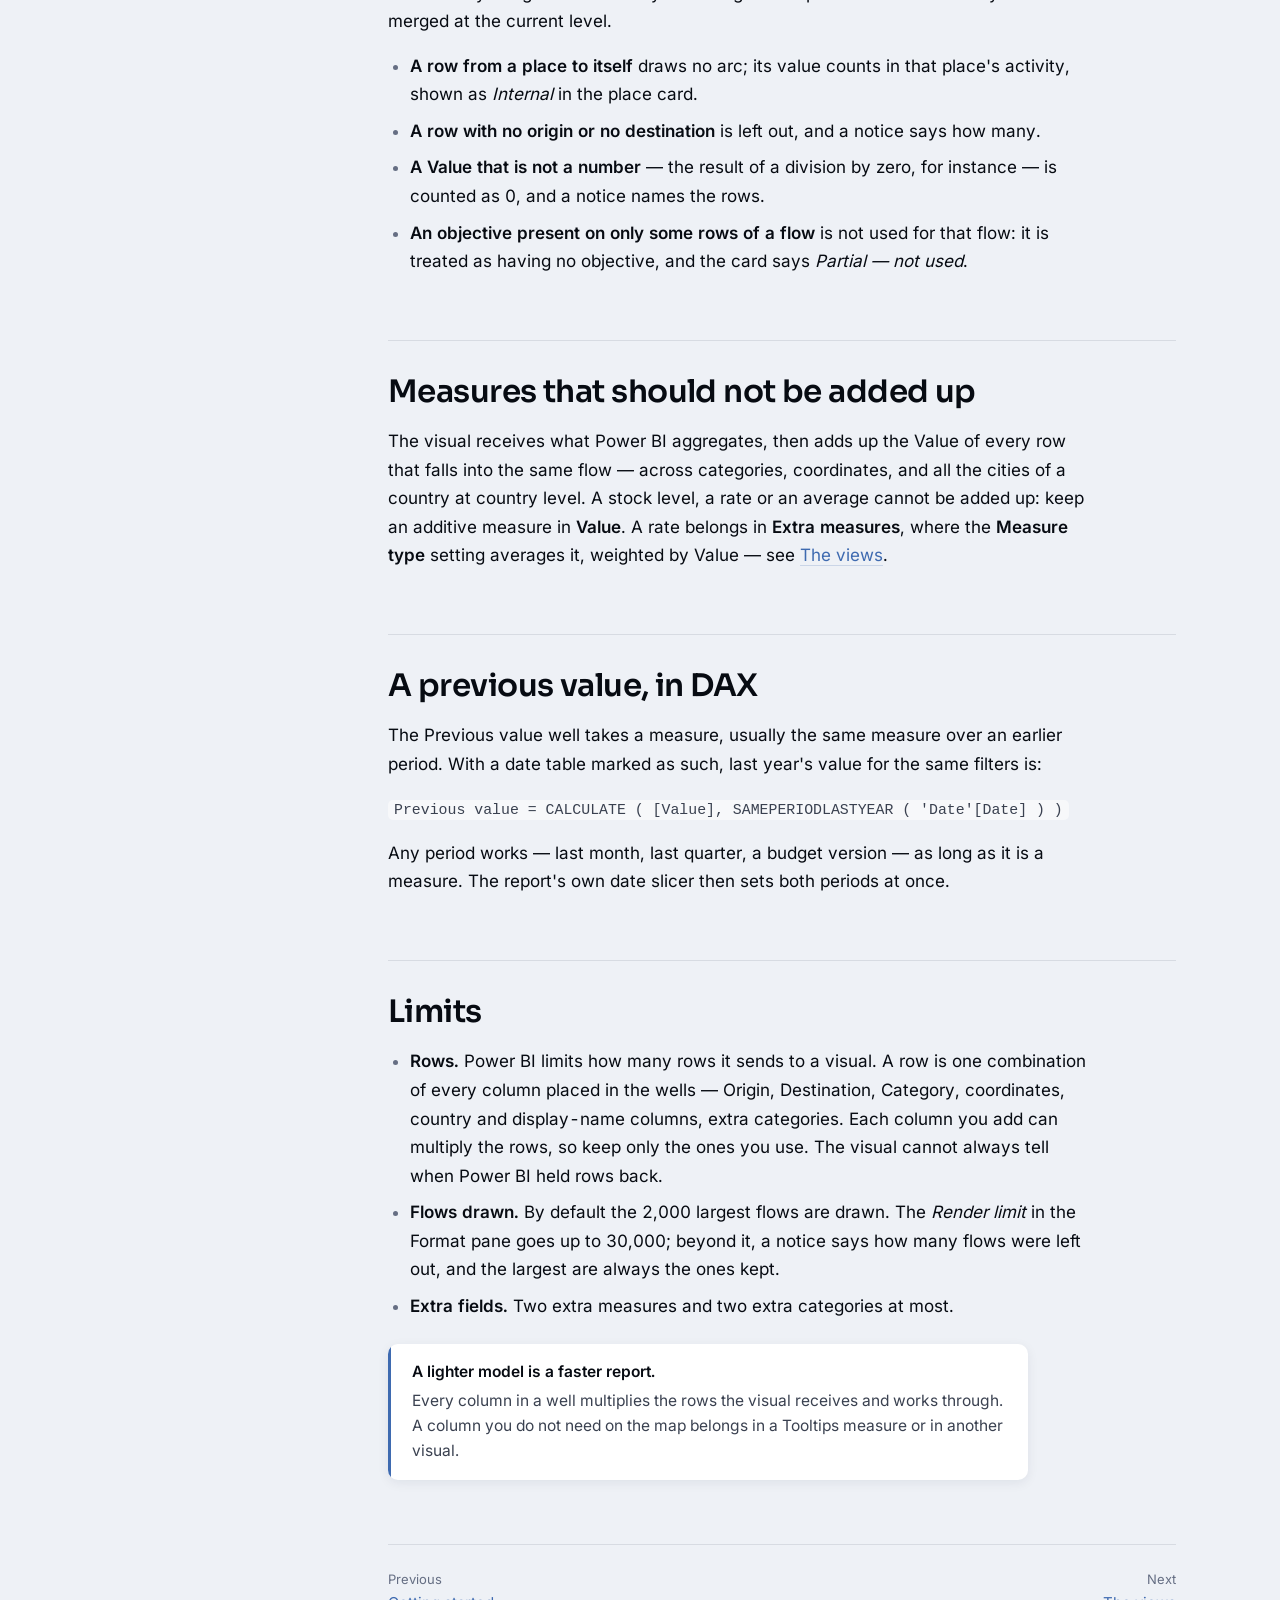
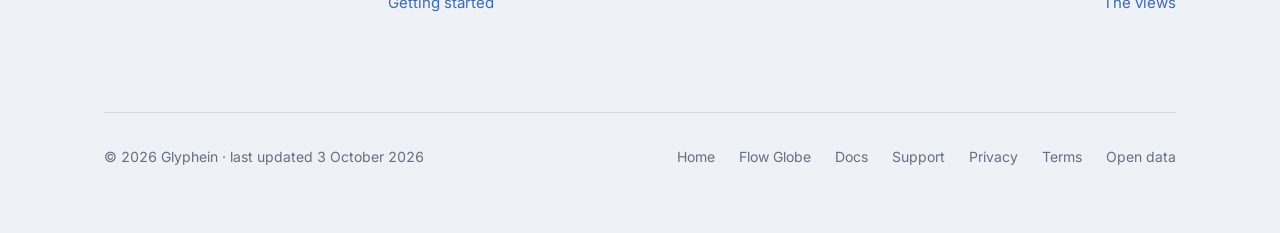
<file: docs/data/index.html>
<!doctype html>
<html lang="en">
<head>
<meta charset="utf-8">
<meta name="viewport" content="width=device-width, initial-scale=1">
<title>Your data — Flow Globe manual · Glyphein</title>
<meta name="description" content="Field wells of Glyphein Flow Globe: Origin, Destination, Value, Objective, Previous value, Category, coordinates and more.">
<link rel="stylesheet" href="/assets/glyphein.css">
<link rel="icon" href="/assets/favicon.svg" type="image/svg+xml">
<meta name="theme-color" content="#070B12" media="(prefers-color-scheme: dark)">
<meta name="theme-color" content="#EEF1F6" media="(prefers-color-scheme: light)">
</head>
<body>
<div class="page">
<div class="enveloppe">

  <header class="entete">
    <a class="marque" href="/" aria-label="Glyphein — home">
      <svg width="34" height="34" viewBox="18 18 64 64" role="img" aria-hidden="true">
        <mask id="mq" maskUnits="userSpaceOnUse" x="0" y="0" width="100" height="100">
          <path d="M37 18H63L82 37V63L63 82H37L18 63V37Z" fill="#fff"/>
          <path d="M42.5 32H57.5L64 38.5L90 12.5V49.5H50V55.5L56 61.5H64L57.5 68H42.5L32 57.5V42.5Z" fill="#000"/>
        </mask>
        <rect width="100" height="100" fill="currentColor" mask="url(#mq)"/>
      </svg>
      <span class="mot">GLYPHEIN</span>
    </a>
    <nav class="pages">
      <a href="/flow-globe/">Flow Globe</a>
      <a href="/docs/" aria-current="page">Docs</a>
      <a href="/support/">Support</a>
      <a href="/privacy/">Privacy</a>
    </nav>
  </header>

  <main>

    <div class="docs">
<nav class="sommaire" aria-label="Manual"><p>Flow Globe manual</p><ol><li><a href="/docs/">Overview</a></li><li><a href="/docs/getting-started/">Getting started</a></li><li><a href="/docs/data/" aria-current="page">Your data</a></li><li><a href="/docs/views/">The views</a></li><li><a href="/docs/map/">Map and cards</a></li><li><a href="/docs/places/">Place names</a></li><li><a href="/docs/settings/">Settings</a></li><li><a href="/docs/troubleshooting/">Notices and diagnostics</a></li></ol></nav>
      <article class="docs__corps">
        <h1>Your data</h1>
        <p class="accroche">What goes in each field well, how the rows you give become flows on the map, and where the limits are.</p>
        <div class="prose">

<h2>The field wells</h2>
<div class="tableau-cadre"><table class="tableau">
<thead><tr><th scope="col">Well</th><th scope="col">Takes</th><th scope="col">What it does</th></tr></thead>
<tbody>
<tr><td>Origin</td><td>Place name</td><td>Required. Where each flow leaves from: a country, city or port name, or an ISO code.</td></tr>
<tr><td>Destination</td><td>Place name</td><td>Required. Where each flow arrives.</td></tr>
<tr><td>Value</td><td>Measure</td><td>Sizes the thickness of each flow. Without it, each distinct combination of the fields counts as one.</td></tr>
<tr><td>Objective</td><td>Measure</td><td>Enables the <strong>Variance to objective</strong> view.</td></tr>
<tr><td>Previous value</td><td>Measure</td><td>Enables the <strong>What changed</strong> view: appeared, gone, up, down or stable.</td></tr>
<tr><td>Category</td><td>Column</td><td>Colours the flows in the Value view — a transport mode, a carrier, a product line.</td></tr>
<tr><td>Tooltips</td><td>Measures</td><td>Extra figures shown in the hover and click cards of each flow. When several rows make one flow, the figure comes from one of them and is not added up. As many as you like.</td></tr>
<tr><td>Origin latitude, Origin longitude,<br>Destination latitude, Destination longitude</td><td>Column</td><td>Optional. Exact coordinates. When they are given, they place the point; the name is only used as a label.</td></tr>
<tr><td>Origin country, Destination country</td><td>Column</td><td>Optional. Your existing country column — or a US state, Canadian province, UK nation or Australian state — to tell apart places that share a name: Toledo in Spain or in Ohio. No need to merge it into the name.</td></tr>
<tr><td>Origin display name, Destination display name</td><td>Column</td><td>Optional. The label to <em>show</em>. It is never used to locate the place: keep a technical code in Origin and put the readable name here.</td></tr>
<tr><td>Extra measures (max 2)</td><td>Measures</td><td>Each one adds a view, named after it, in which that measure sets the colour. Thickness stays the Value.</td></tr>
<tr><td>Extra categories (max 2)</td><td>Columns</td><td>Each one adds a view in which colour follows that column.</td></tr>
</tbody></table></div>

<h2>How rows become flows</h2>
<p>Every row whose origin and destination can be placed is part of a flow. Rows with the same origin and
the same destination are added together into <strong>one</strong> arc: their values, objectives and
previous values are summed. At country or continent level, all the cities of a country merge the
same way. The Diagnostics panel counts how many rows were merged at the current level.</p>
<ul>
  <li><strong>A row from a place to itself</strong> draws no arc; its value counts in that place's
  activity, shown as <em>Internal</em> in the place card.</li>
  <li><strong>A row with no origin or no destination</strong> is left out, and a notice says how many.</li>
  <li><strong>A Value that is not a number</strong> — the result of a division by zero, for instance —
  is counted as 0, and a notice names the rows.</li>
  <li><strong>An objective present on only some rows of a flow</strong> is not used for that flow: it
  is treated as having no objective, and the card says <em>Partial — not used</em>.</li>
</ul>

<h2>Measures that should not be added up</h2>
<p>The visual receives what Power&nbsp;BI aggregates, then adds up the Value of every row that falls
into the same flow — across categories, coordinates, and all the cities of a country at country
level. A stock level, a rate or an average cannot be added up: keep an additive measure in
<strong>Value</strong>. A rate belongs in <strong>Extra measures</strong>, where the <strong>Measure
type</strong> setting averages it, weighted by Value — see <a href="/docs/views/">The views</a>.</p>

<h2>A previous value, in DAX</h2>
<p>The Previous value well takes a measure, usually the same measure over an earlier period. With
a date table marked as such, last year's value for the same filters is:</p>
<p><code>Previous value = CALCULATE ( [Value], SAMEPERIODLASTYEAR ( 'Date'[Date] ) )</code></p>
<p>Any period works — last month, last quarter, a budget version — as long as it is a measure. The
report's own date slicer then sets both periods at once.</p>

<h2>Limits</h2>
<ul>
  <li><strong>Rows.</strong> Power&nbsp;BI limits how many rows it sends to a visual. A row is one combination of every column placed in the wells — Origin, Destination, Category, coordinates,
  country and display-name columns, extra categories. Each column you add can multiply the rows, so
  keep only the ones you use. The visual cannot always tell when Power&nbsp;BI held rows back.</li>
  <li><strong>Flows drawn.</strong> By default the 2,000 largest flows are drawn. The <em>Render
  limit</em> in the Format pane goes up to 30,000; beyond it, a notice says how many flows were left
  out, and the largest are always the ones kept.</li>
  <li><strong>Extra fields.</strong> Two extra measures and two extra categories at most.</li>
</ul>
<div class="note"><strong>A lighter model is a faster report.</strong> Every column in a well multiplies the rows the visual receives and works through. A column you do not need on the map belongs in a Tooltips measure or in another visual.</div>

        </div>
<nav class="suite" aria-label="Chapters"><a href="/docs/getting-started/"><span>Previous</span>Getting started</a><a href="/docs/views/" style="text-align:right"><span>Next</span>The views</a></nav>
      </article>
    </div>
  </main>

  <footer class="pied">
    <span>© 2026 Glyphein · last updated 3 October 2026</span>
    <nav>
      <a href="/">Home</a>
      <a href="/flow-globe/">Flow Globe</a>
      <a href="/docs/">Docs</a>
      <a href="/support/">Support</a>
      <a href="/privacy/">Privacy</a>
      <a href="/terms/">Terms</a>
      <a href="/donnees/LICENCE.txt">Open data</a>
    </nav>
  </footer>

</div>
</div>
</body>
</html>
</file>
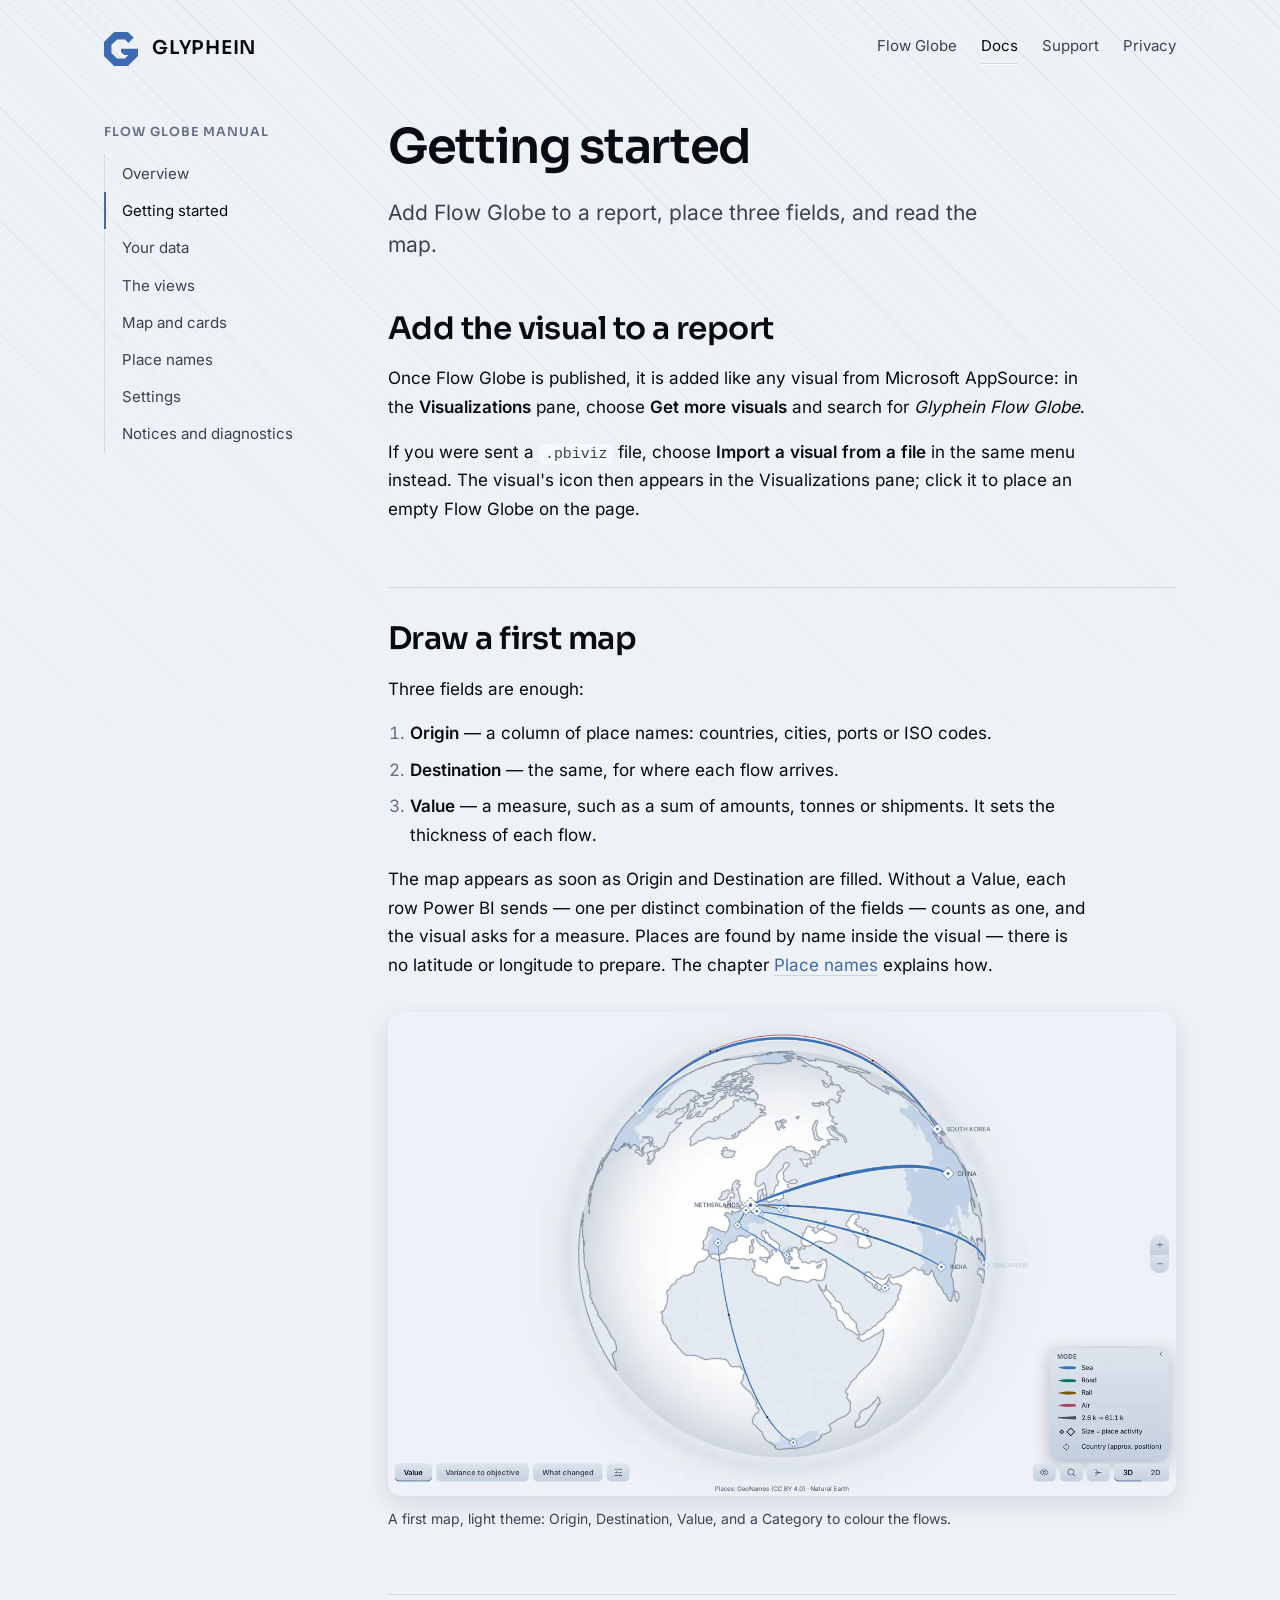
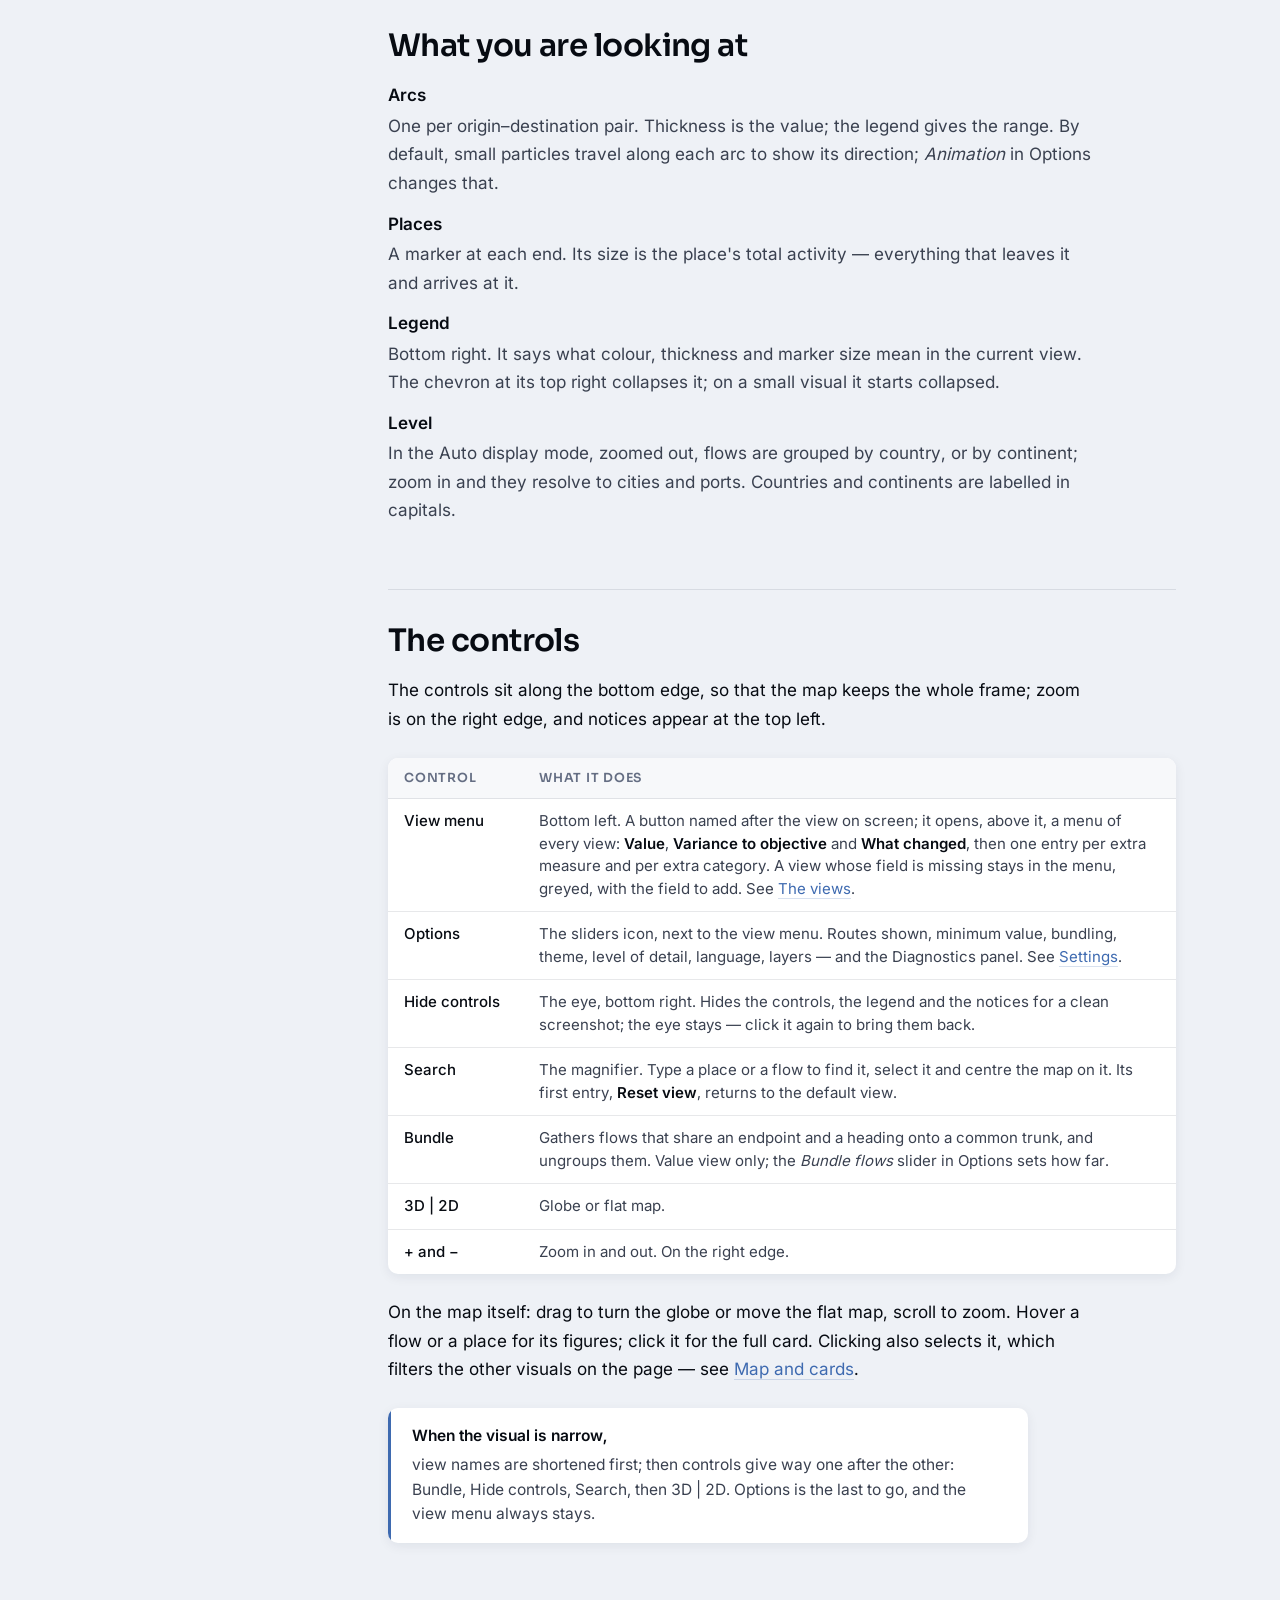
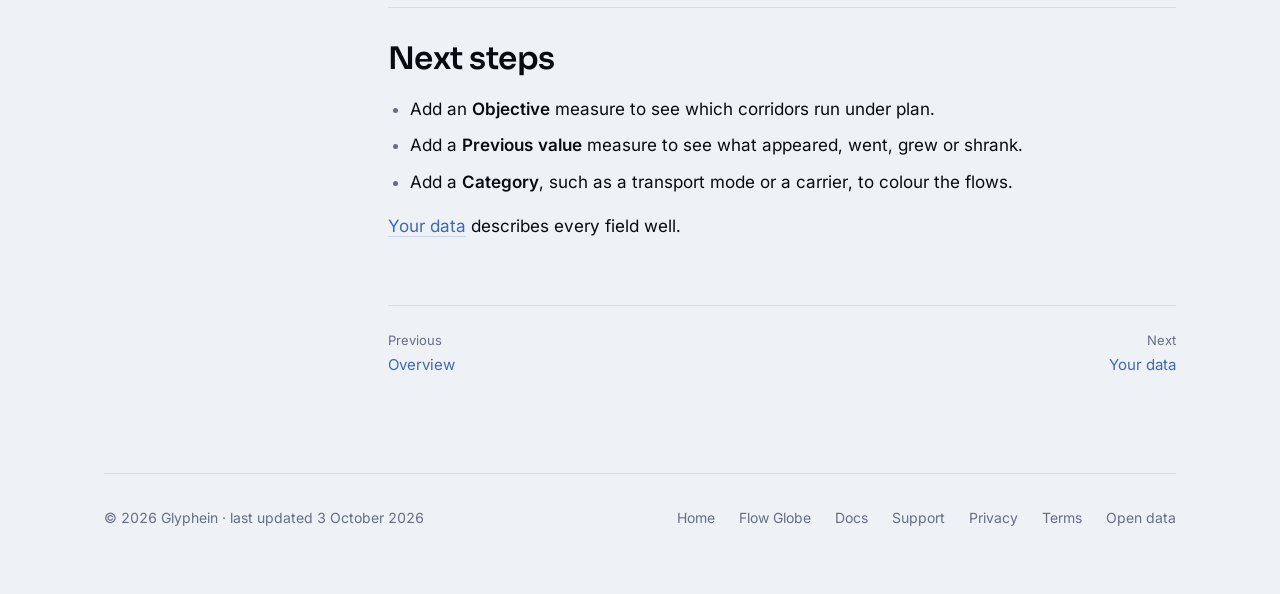
<file: docs/getting-started/index.html>
<!doctype html>
<html lang="en">
<head>
<meta charset="utf-8">
<meta name="viewport" content="width=device-width, initial-scale=1">
<title>Getting started — Flow Globe manual · Glyphein</title>
<meta name="description" content="Add Glyphein Flow Globe to a Power BI report and draw a first origin-destination map.">
<link rel="stylesheet" href="/assets/glyphein.css">
<link rel="icon" href="/assets/favicon.svg" type="image/svg+xml">
<meta name="theme-color" content="#070B12" media="(prefers-color-scheme: dark)">
<meta name="theme-color" content="#EEF1F6" media="(prefers-color-scheme: light)">
</head>
<body>
<div class="page">
<div class="enveloppe">

  <header class="entete">
    <a class="marque" href="/" aria-label="Glyphein — home">
      <svg width="34" height="34" viewBox="18 18 64 64" role="img" aria-hidden="true">
        <mask id="mq" maskUnits="userSpaceOnUse" x="0" y="0" width="100" height="100">
          <path d="M37 18H63L82 37V63L63 82H37L18 63V37Z" fill="#fff"/>
          <path d="M42.5 32H57.5L64 38.5L90 12.5V49.5H50V55.5L56 61.5H64L57.5 68H42.5L32 57.5V42.5Z" fill="#000"/>
        </mask>
        <rect width="100" height="100" fill="currentColor" mask="url(#mq)"/>
      </svg>
      <span class="mot">GLYPHEIN</span>
    </a>
    <nav class="pages">
      <a href="/flow-globe/">Flow Globe</a>
      <a href="/docs/" aria-current="page">Docs</a>
      <a href="/support/">Support</a>
      <a href="/privacy/">Privacy</a>
    </nav>
  </header>

  <main>

    <div class="docs">
<nav class="sommaire" aria-label="Manual"><p>Flow Globe manual</p><ol><li><a href="/docs/">Overview</a></li><li><a href="/docs/getting-started/" aria-current="page">Getting started</a></li><li><a href="/docs/data/">Your data</a></li><li><a href="/docs/views/">The views</a></li><li><a href="/docs/map/">Map and cards</a></li><li><a href="/docs/places/">Place names</a></li><li><a href="/docs/settings/">Settings</a></li><li><a href="/docs/troubleshooting/">Notices and diagnostics</a></li></ol></nav>
      <article class="docs__corps">
        <h1>Getting started</h1>
        <p class="accroche">Add Flow Globe to a report, place three fields, and read the map.</p>
        <div class="prose">

<h2>Add the visual to a report</h2>
<p>Once Flow Globe is published, it is added like any visual from Microsoft AppSource: in the
<strong>Visualizations</strong> pane, choose <strong>Get more visuals</strong> and search for
<em>Glyphein Flow Globe</em>.</p>
<p>If you were sent a <code>.pbiviz</code> file, choose <strong>Import a visual from a file</strong>
in the same menu instead. The visual's icon then appears in the Visualizations pane; click it to
place an empty Flow Globe on the page.</p>

<h2>Draw a first map</h2>
<p>Three fields are enough:</p>
<ol>
  <li><strong>Origin</strong> — a column of place names: countries, cities, ports or ISO codes.</li>
  <li><strong>Destination</strong> — the same, for where each flow arrives.</li>
  <li><strong>Value</strong> — a measure, such as a sum of amounts, tonnes or shipments. It sets the
  thickness of each flow.</li>
</ol>
<p>The map appears as soon as Origin and Destination are filled. Without a Value, each row Power&nbsp;BI
sends — one per distinct combination of the fields — counts as one, and the visual asks for a measure. Places are found by name inside the visual — there is
no latitude or longitude to prepare. The chapter <a href="/docs/places/">Place names</a> explains how.</p>
<figure class="cliche">
  <img src="/assets/img/flow-globe/globe-light.webp" alt="Flow Globe on a globe, light theme, with flows converging on the Netherlands and a legend listing four transport modes and the thickness range." width="1400" height="860" loading="lazy" decoding="async">
  <figcaption>A first map, light theme: Origin, Destination, Value, and a Category to colour the flows.</figcaption>
</figure>

<h2>What you are looking at</h2>
<dl>
  <dt>Arcs</dt><dd>One per origin–destination pair. Thickness is the value; the legend gives the range.
  By default, small particles travel along each arc to show its direction; <em>Animation</em> in
  Options changes that.</dd>
  <dt>Places</dt><dd>A marker at each end. Its size is the place's total activity — everything that
  leaves it and arrives at it.</dd>
  <dt>Legend</dt><dd>Bottom right. It says what colour, thickness and marker size mean in the current
  view. The chevron at its top right collapses it; on a small visual it starts collapsed.</dd>
  <dt>Level</dt><dd>In the Auto display mode, zoomed out, flows are grouped by country, or by
  continent; zoom in and they resolve to cities and ports. Countries and continents are labelled in
  capitals.</dd>
</dl>

<h2>The controls</h2>
<p>The controls sit along the bottom edge, so that the map keeps the whole frame; zoom is on the
right edge, and notices appear at the top left.</p>
<div class="tableau-cadre"><table class="tableau">
<thead><tr><th scope="col">Control</th><th scope="col">What it does</th></tr></thead>
<tbody>
<tr><td>View menu</td><td>Bottom left. A button named after the view on screen; it opens, above it, a menu of every view: <strong>Value</strong>, <strong>Variance to objective</strong> and <strong>What changed</strong>, then one entry per extra measure and per extra category. A view whose field is missing stays in the menu, greyed, with the field to add. See <a href='/docs/views/'>The views</a>.</td></tr>
<tr><td>Options</td><td>The sliders icon, next to the view menu. Routes shown, minimum value, bundling, theme, level of detail, language, layers — and the Diagnostics panel. See <a href='/docs/settings/'>Settings</a>.</td></tr>
<tr><td>Hide controls</td><td>The eye, bottom right. Hides the controls, the legend and the notices for a clean screenshot; the eye stays — click it again to bring them back.</td></tr>
<tr><td>Search</td><td>The magnifier. Type a place or a flow to find it, select it and centre the map on it. Its first entry, <strong>Reset view</strong>, returns to the default view.</td></tr>
<tr><td>Bundle</td><td>Gathers flows that share an endpoint and a heading onto a common trunk, and ungroups them. Value view only; the <em>Bundle flows</em> slider in Options sets how far.</td></tr>
<tr><td>3D | 2D</td><td>Globe or flat map.</td></tr>
<tr><td>+ and −</td><td>Zoom in and out. On the right edge.</td></tr>
</tbody></table></div>
<p>On the map itself: drag to turn the globe or move the flat map, scroll to zoom. Hover a flow or
a place for its figures; click it for the full card. Clicking also selects it, which filters the
other visuals on the page — see <a href="/docs/map/">Map and cards</a>.</p>
<div class="note"><strong>When the visual is narrow,</strong> view names are shortened first; then controls give way one after the other: Bundle, Hide controls, Search, then 3D&nbsp;|&nbsp;2D. Options is the last to go, and the view menu always stays.</div>

<h2>Next steps</h2>
<ul>
  <li>Add an <strong>Objective</strong> measure to see which corridors run under plan.</li>
  <li>Add a <strong>Previous value</strong> measure to see what appeared, went, grew or shrank.</li>
  <li>Add a <strong>Category</strong>, such as a transport mode or a carrier, to colour the flows.</li>
</ul>
<p><a href="/docs/data/">Your data</a> describes every field well.</p>

        </div>
<nav class="suite" aria-label="Chapters"><a href="/docs/"><span>Previous</span>Overview</a><a href="/docs/data/" style="text-align:right"><span>Next</span>Your data</a></nav>
      </article>
    </div>
  </main>

  <footer class="pied">
    <span>© 2026 Glyphein · last updated 3 October 2026</span>
    <nav>
      <a href="/">Home</a>
      <a href="/flow-globe/">Flow Globe</a>
      <a href="/docs/">Docs</a>
      <a href="/support/">Support</a>
      <a href="/privacy/">Privacy</a>
      <a href="/terms/">Terms</a>
      <a href="/donnees/LICENCE.txt">Open data</a>
    </nav>
  </footer>

</div>
</div>
</body>
</html>
</file>
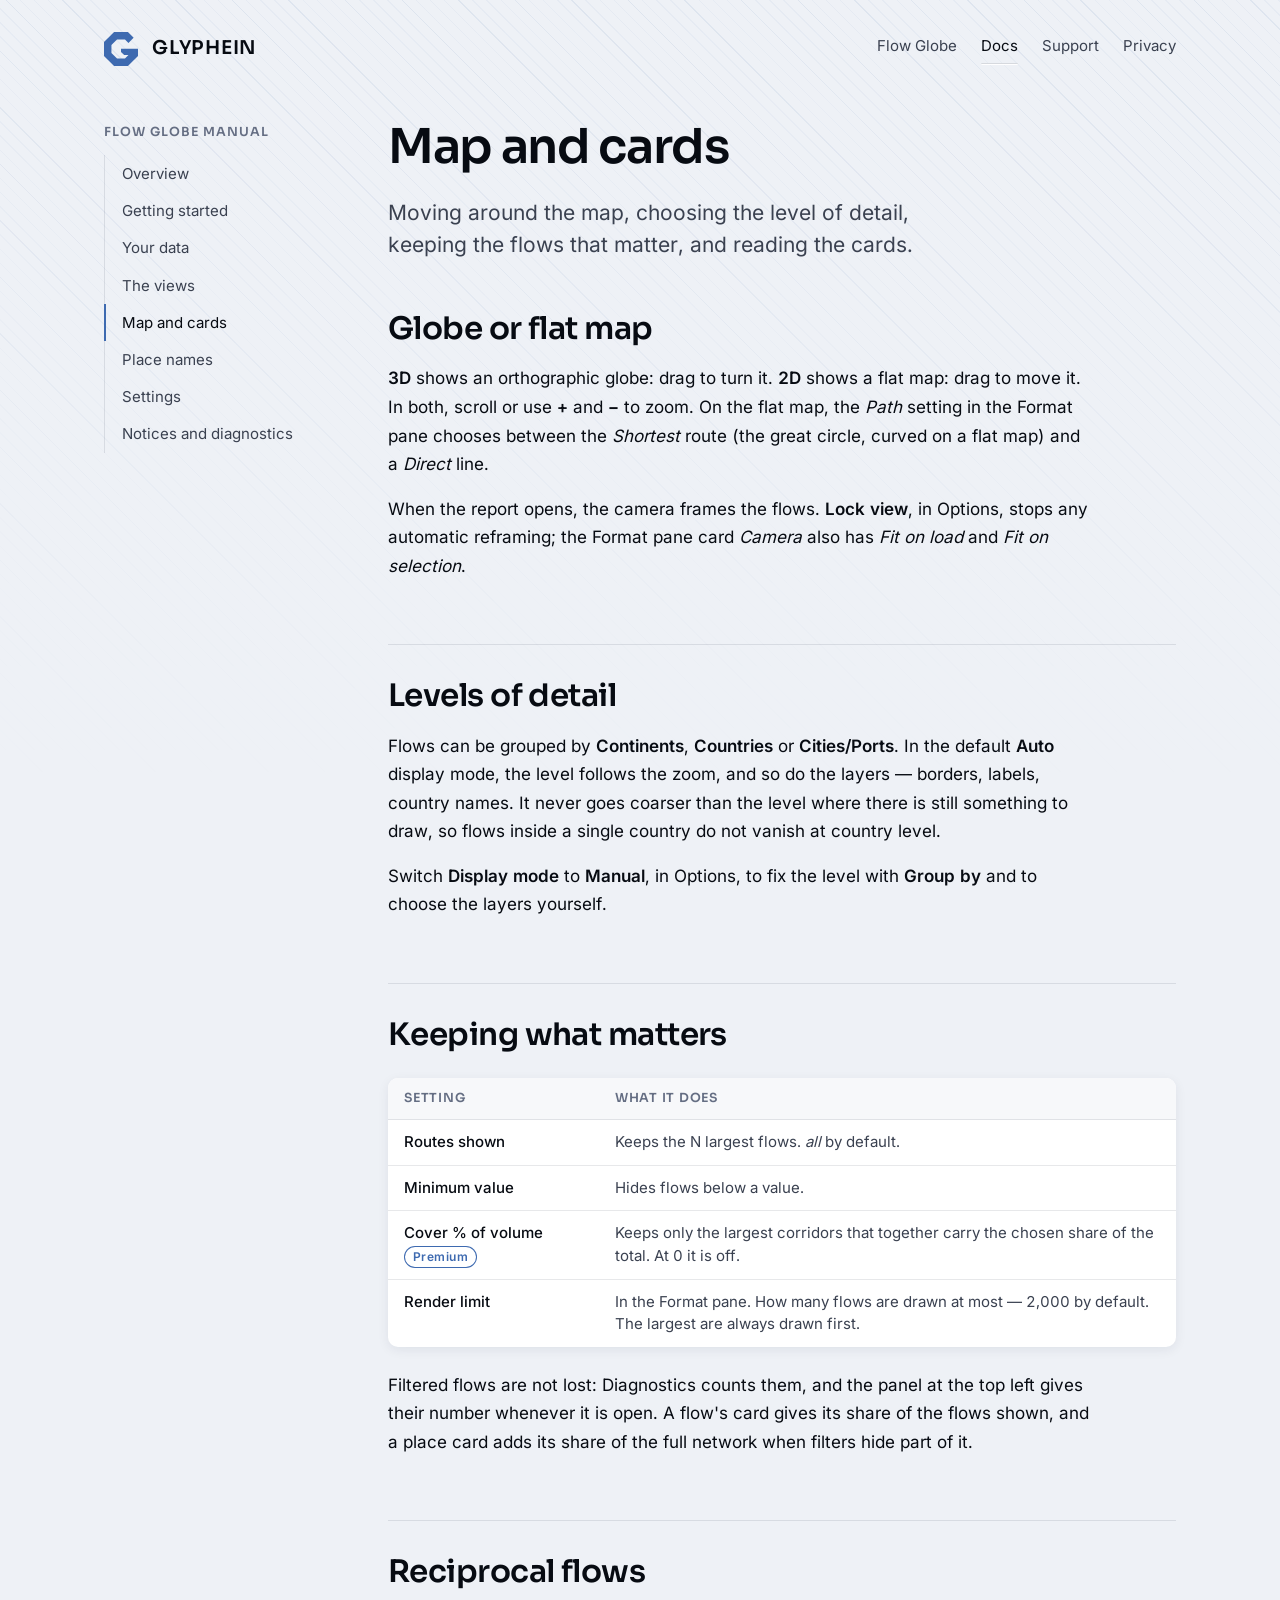
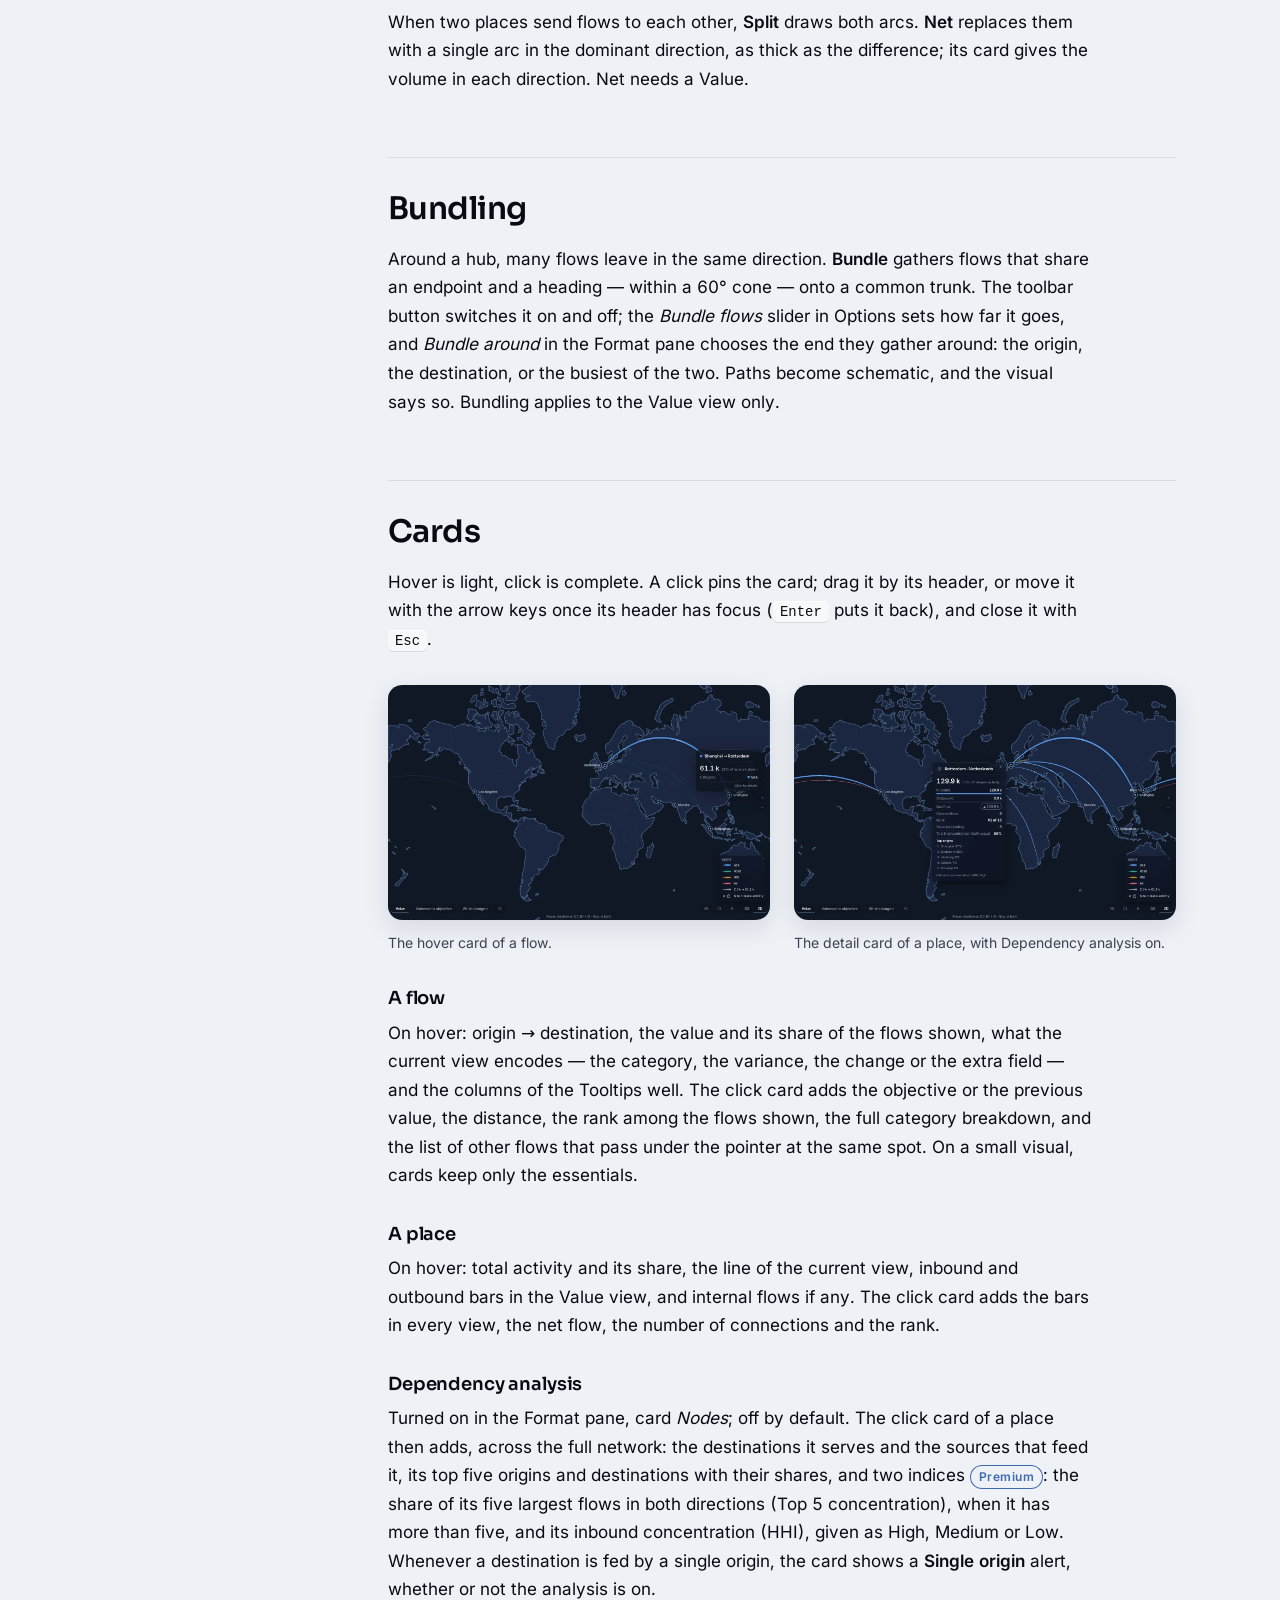
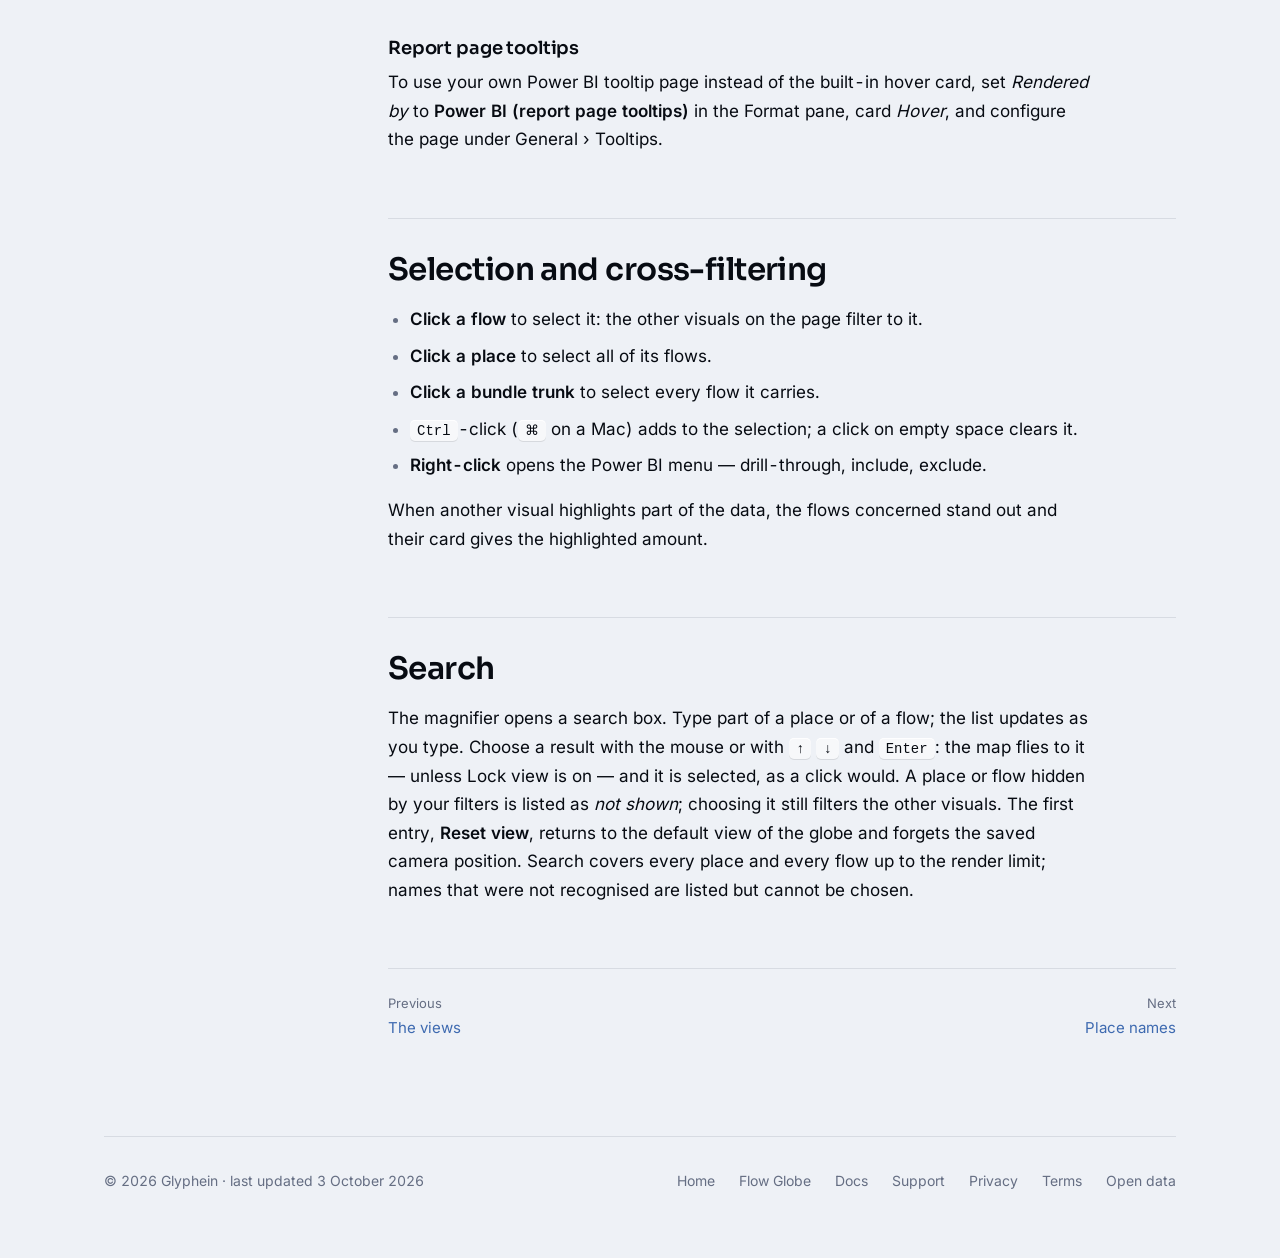
<file: docs/map/index.html>
<!doctype html>
<html lang="en">
<head>
<meta charset="utf-8">
<meta name="viewport" content="width=device-width, initial-scale=1">
<title>Map and cards — Flow Globe manual · Glyphein</title>
<meta name="description" content="Navigate Glyphein Flow Globe: globe and flat map, levels, bundling, filters, cards, selection and search.">
<link rel="stylesheet" href="/assets/glyphein.css">
<link rel="icon" href="/assets/favicon.svg" type="image/svg+xml">
<meta name="theme-color" content="#070B12" media="(prefers-color-scheme: dark)">
<meta name="theme-color" content="#EEF1F6" media="(prefers-color-scheme: light)">
</head>
<body>
<div class="page">
<div class="enveloppe">

  <header class="entete">
    <a class="marque" href="/" aria-label="Glyphein — home">
      <svg width="34" height="34" viewBox="18 18 64 64" role="img" aria-hidden="true">
        <mask id="mq" maskUnits="userSpaceOnUse" x="0" y="0" width="100" height="100">
          <path d="M37 18H63L82 37V63L63 82H37L18 63V37Z" fill="#fff"/>
          <path d="M42.5 32H57.5L64 38.5L90 12.5V49.5H50V55.5L56 61.5H64L57.5 68H42.5L32 57.5V42.5Z" fill="#000"/>
        </mask>
        <rect width="100" height="100" fill="currentColor" mask="url(#mq)"/>
      </svg>
      <span class="mot">GLYPHEIN</span>
    </a>
    <nav class="pages">
      <a href="/flow-globe/">Flow Globe</a>
      <a href="/docs/" aria-current="page">Docs</a>
      <a href="/support/">Support</a>
      <a href="/privacy/">Privacy</a>
    </nav>
  </header>

  <main>

    <div class="docs">
<nav class="sommaire" aria-label="Manual"><p>Flow Globe manual</p><ol><li><a href="/docs/">Overview</a></li><li><a href="/docs/getting-started/">Getting started</a></li><li><a href="/docs/data/">Your data</a></li><li><a href="/docs/views/">The views</a></li><li><a href="/docs/map/" aria-current="page">Map and cards</a></li><li><a href="/docs/places/">Place names</a></li><li><a href="/docs/settings/">Settings</a></li><li><a href="/docs/troubleshooting/">Notices and diagnostics</a></li></ol></nav>
      <article class="docs__corps">
        <h1>Map and cards</h1>
        <p class="accroche">Moving around the map, choosing the level of detail, keeping the flows that matter, and reading the cards.</p>
        <div class="prose">

<h2>Globe or flat map</h2>
<p><strong>3D</strong> shows an orthographic globe: drag to turn it. <strong>2D</strong> shows a flat
map: drag to move it. In both, scroll or use <strong>+</strong> and <strong>−</strong> to zoom. On the
flat map, the <em>Path</em> setting in the Format pane chooses between the <em>Shortest</em> route
(the great circle, curved on a flat map) and a <em>Direct</em> line.</p>
<p>When the report opens, the camera frames the flows. <strong>Lock view</strong>, in Options, stops
any automatic reframing; the Format pane card <em>Camera</em> also has <em>Fit on load</em> and
<em>Fit on selection</em>.</p>

<h2>Levels of detail</h2>
<p>Flows can be grouped by <strong>Continents</strong>, <strong>Countries</strong> or
<strong>Cities/Ports</strong>. In the default <strong>Auto</strong> display mode, the level follows
the zoom, and so do the layers — borders, labels, country names. It never goes coarser than the
level where there is still something to draw, so flows inside a single country do not vanish at
country level.</p>
<p>Switch <strong>Display mode</strong> to <strong>Manual</strong>, in Options, to fix the level with
<strong>Group by</strong> and to choose the layers yourself.</p>

<h2>Keeping what matters</h2>
<div class="tableau-cadre"><table class="tableau">
<thead><tr><th scope="col">Setting</th><th scope="col">What it does</th></tr></thead>
<tbody>
<tr><td>Routes shown</td><td>Keeps the N largest flows. <em>all</em> by default.</td></tr>
<tr><td>Minimum value</td><td>Hides flows below a value.</td></tr>
<tr><td>Cover % of volume <span class="plan plan--premium">Premium</span></td><td>Keeps only the largest corridors that together carry the chosen share of the total. At 0 it is off.</td></tr>
<tr><td>Render limit</td><td>In the Format pane. How many flows are drawn at most — 2,000 by default. The largest are always drawn first.</td></tr>
</tbody></table></div>
<p>Filtered flows are not lost: Diagnostics counts them, and the panel at the top left gives their
number whenever it is open. A flow's card gives its share
of the flows shown, and a place card adds its share of the full network when filters hide part of it.</p>

<h2>Reciprocal flows</h2>
<p>When two places send flows to each other, <strong>Split</strong> draws both arcs.
<strong>Net</strong> replaces them with a single arc in the dominant direction, as thick as the
difference; its card gives the volume in each direction. Net needs a Value.</p>

<h2>Bundling</h2>
<p>Around a hub, many flows leave in the same direction. <strong>Bundle</strong> gathers flows that
share an endpoint and a heading — within a 60° cone — onto a common trunk. The toolbar button switches it on and off; the <em>Bundle flows</em> slider in Options sets how
far it goes, and <em>Bundle around</em> in the Format pane chooses the end they gather around: the origin,
the destination, or the busiest of the two. Paths become schematic, and the visual says so. Bundling applies to the Value view only.</p>

<h2>Cards</h2>
<p>Hover is light, click is complete. A click pins the card; drag it by its header, or move it with
the arrow keys once its header has focus (<kbd>Enter</kbd> puts it back), and close it with
<kbd>Esc</kbd>.</p>
<div class="cliches">
<figure class="cliche">
  <img src="/assets/img/flow-globe/card-route.webp" alt="Hover card of the Shanghai to Rotterdam flow: 61.1 k, 26% of network shown, category Sea." width="1400" height="860" loading="lazy" decoding="async">
  <figcaption>The hover card of a flow.</figcaption>
</figure>
<figure class="cliche">
  <img src="/assets/img/flow-globe/card-node.webp" alt="Detail card of Rotterdam with Dependency analysis on." width="1400" height="860" loading="lazy" decoding="async">
  <figcaption>The detail card of a place, with Dependency analysis on.</figcaption>
</figure>
</div>
<h3>A flow</h3>
<p>On hover: origin → destination, the value and its share of the flows shown, what the current
view encodes — the category, the variance, the change or the extra field — and the columns of the
Tooltips well. The click card adds the objective or the previous value, the distance, the rank among
the flows shown, the full category breakdown, and the list of other flows that pass under the pointer
at the same spot. On a small visual, cards keep only the essentials.</p>
<h3>A place</h3>
<p>On hover: total activity and its share, the line of the current view, inbound and outbound bars in
the Value view, and internal flows if any. The click card adds the bars in every view, the net flow,
the number of connections and the rank.</p>
<h3>Dependency analysis</h3>
<p>Turned on in the Format pane, card <em>Nodes</em>; off by default. The click card of a place then
adds, across the full network: the destinations it serves and the sources that feed it, its top five
origins and destinations with their shares, and two indices <span class="plan plan--premium">Premium</span>: the share of its five largest
flows in both directions (Top 5 concentration), when it has more than five, and its inbound
concentration (HHI), given as High, Medium or Low. Whenever a destination is fed by
a single origin, the card shows a <strong>Single origin</strong> alert, whether or not the analysis
is on.</p>
<h3>Report page tooltips</h3>
<p>To use your own Power&nbsp;BI tooltip page instead of the built-in hover card, set
<em>Rendered by</em> to <strong>Power BI (report page tooltips)</strong> in the Format pane, card
<em>Hover</em>, and configure the page under General › Tooltips.</p>

<h2>Selection and cross-filtering</h2>
<ul>
  <li><strong>Click a flow</strong> to select it: the other visuals on the page filter to it.</li>
  <li><strong>Click a place</strong> to select all of its flows.</li>
  <li><strong>Click a bundle trunk</strong> to select every flow it carries.</li>
  <li><kbd>Ctrl</kbd>-click (<kbd>⌘</kbd> on a Mac) adds to the selection; a click on empty space clears it.</li>
  <li><strong>Right-click</strong> opens the Power&nbsp;BI menu — drill-through, include, exclude.</li>
</ul>
<p>When another visual highlights part of the data, the flows concerned stand out and their card
gives the highlighted amount.</p>

<h2>Search</h2>
<p>The magnifier opens a search box. Type part of a place or of a flow; the list updates as you
type. Choose a result with the mouse or with <kbd>↑</kbd> <kbd>↓</kbd> and <kbd>Enter</kbd>: the map
flies to it — unless Lock view is on — and it is selected, as a click would. A place or flow hidden by
your filters is listed as <em>not shown</em>; choosing it still filters the other visuals. The first
entry, <strong>Reset view</strong>, returns to the default view of the globe and forgets the saved
camera position. Search covers every place and every flow up to the render limit; names that were not
recognised are listed but cannot be chosen.</p>

        </div>
<nav class="suite" aria-label="Chapters"><a href="/docs/views/"><span>Previous</span>The views</a><a href="/docs/places/" style="text-align:right"><span>Next</span>Place names</a></nav>
      </article>
    </div>
  </main>

  <footer class="pied">
    <span>© 2026 Glyphein · last updated 3 October 2026</span>
    <nav>
      <a href="/">Home</a>
      <a href="/flow-globe/">Flow Globe</a>
      <a href="/docs/">Docs</a>
      <a href="/support/">Support</a>
      <a href="/privacy/">Privacy</a>
      <a href="/terms/">Terms</a>
      <a href="/donnees/LICENCE.txt">Open data</a>
    </nav>
  </footer>

</div>
</div>
</body>
</html>
</file>
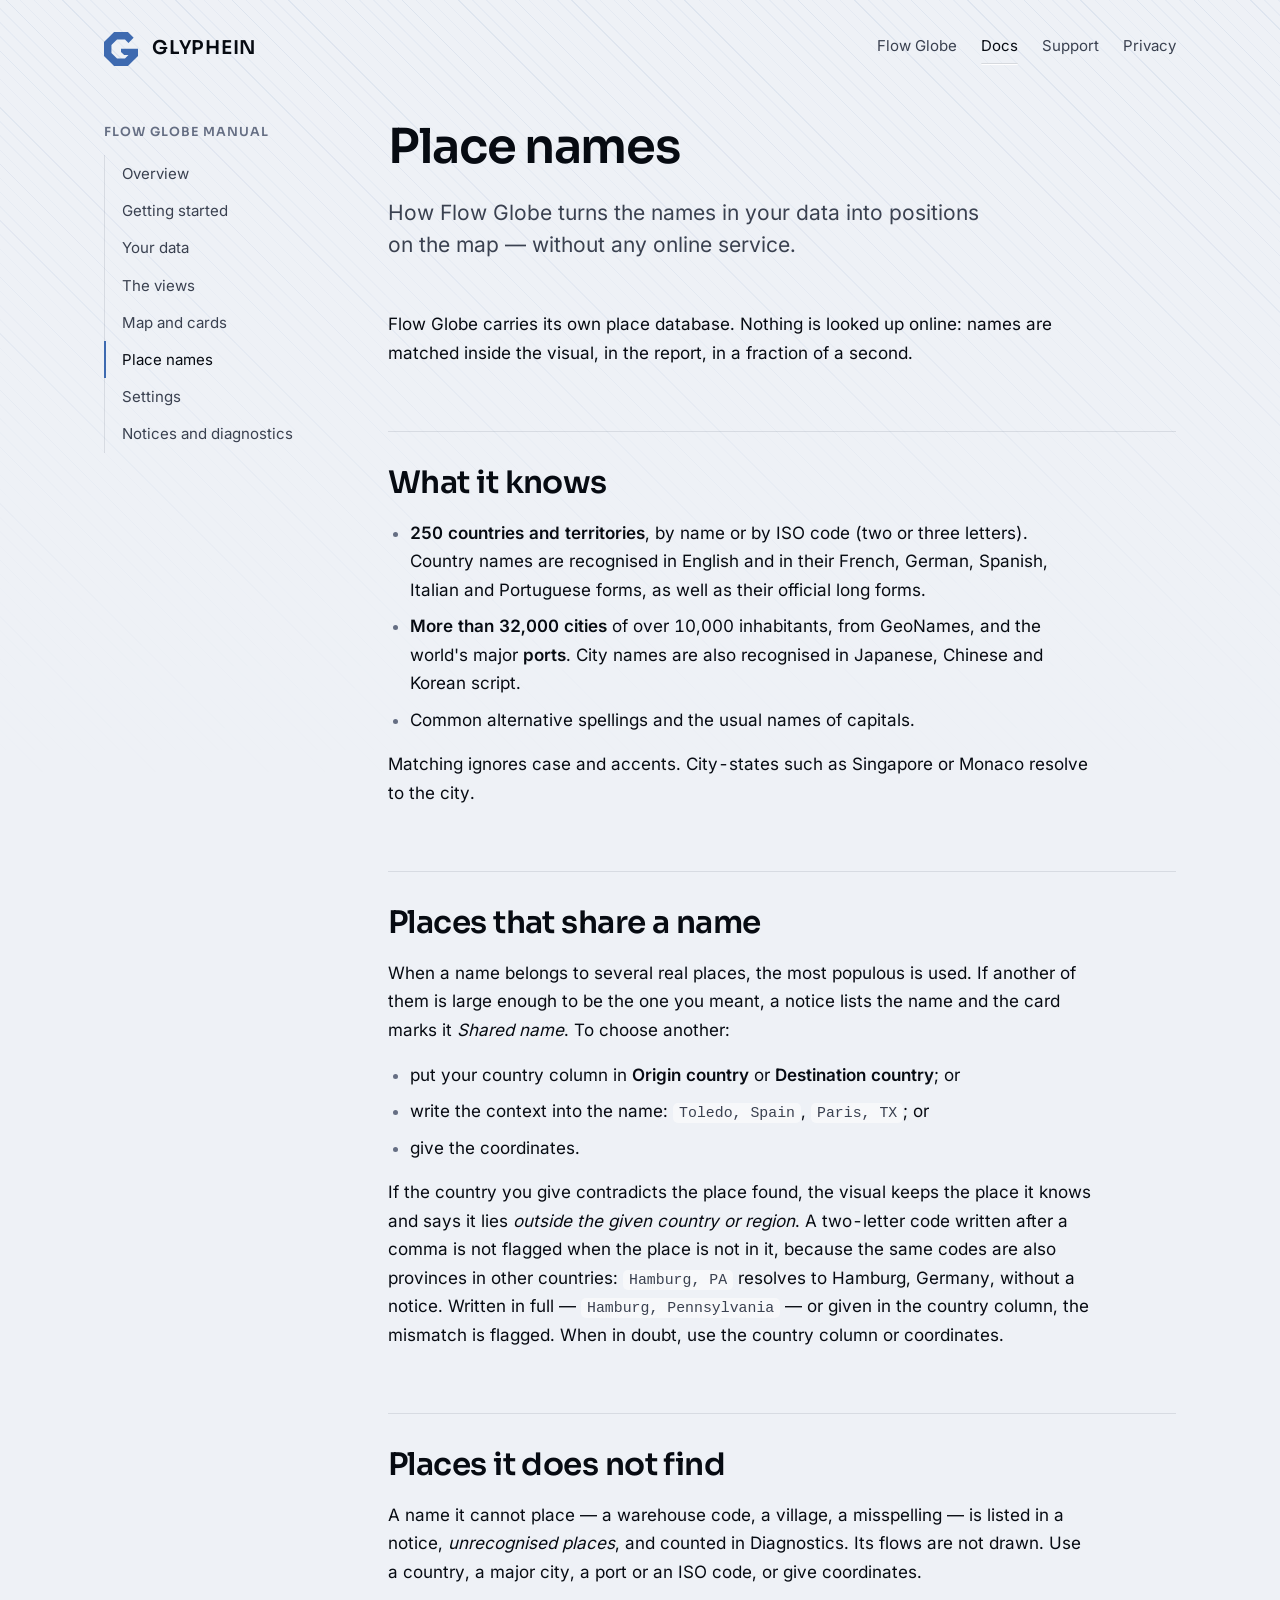
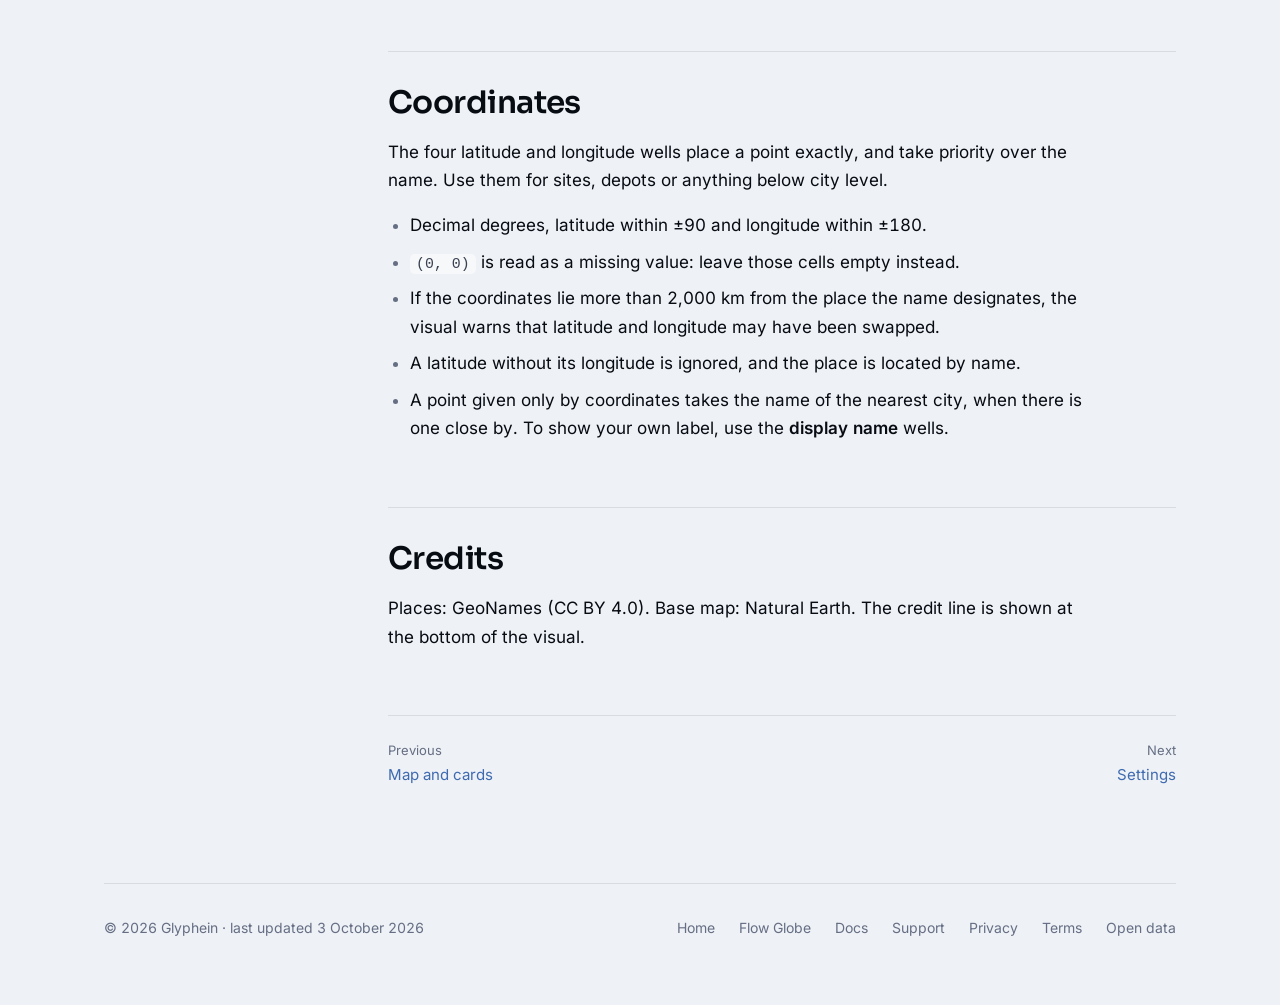
<file: docs/places/index.html>
<!doctype html>
<html lang="en">
<head>
<meta charset="utf-8">
<meta name="viewport" content="width=device-width, initial-scale=1">
<title>Place names — Flow Globe manual · Glyphein</title>
<meta name="description" content="Offline geocoding in Glyphein Flow Globe: countries, 32,000 cities, ports, ISO codes, shared names and coordinates.">
<link rel="stylesheet" href="/assets/glyphein.css">
<link rel="icon" href="/assets/favicon.svg" type="image/svg+xml">
<meta name="theme-color" content="#070B12" media="(prefers-color-scheme: dark)">
<meta name="theme-color" content="#EEF1F6" media="(prefers-color-scheme: light)">
</head>
<body>
<div class="page">
<div class="enveloppe">

  <header class="entete">
    <a class="marque" href="/" aria-label="Glyphein — home">
      <svg width="34" height="34" viewBox="18 18 64 64" role="img" aria-hidden="true">
        <mask id="mq" maskUnits="userSpaceOnUse" x="0" y="0" width="100" height="100">
          <path d="M37 18H63L82 37V63L63 82H37L18 63V37Z" fill="#fff"/>
          <path d="M42.5 32H57.5L64 38.5L90 12.5V49.5H50V55.5L56 61.5H64L57.5 68H42.5L32 57.5V42.5Z" fill="#000"/>
        </mask>
        <rect width="100" height="100" fill="currentColor" mask="url(#mq)"/>
      </svg>
      <span class="mot">GLYPHEIN</span>
    </a>
    <nav class="pages">
      <a href="/flow-globe/">Flow Globe</a>
      <a href="/docs/" aria-current="page">Docs</a>
      <a href="/support/">Support</a>
      <a href="/privacy/">Privacy</a>
    </nav>
  </header>

  <main>

    <div class="docs">
<nav class="sommaire" aria-label="Manual"><p>Flow Globe manual</p><ol><li><a href="/docs/">Overview</a></li><li><a href="/docs/getting-started/">Getting started</a></li><li><a href="/docs/data/">Your data</a></li><li><a href="/docs/views/">The views</a></li><li><a href="/docs/map/">Map and cards</a></li><li><a href="/docs/places/" aria-current="page">Place names</a></li><li><a href="/docs/settings/">Settings</a></li><li><a href="/docs/troubleshooting/">Notices and diagnostics</a></li></ol></nav>
      <article class="docs__corps">
        <h1>Place names</h1>
        <p class="accroche">How Flow Globe turns the names in your data into positions on the map — without any online service.</p>
        <div class="prose">

<p>Flow Globe carries its own place database. Nothing is looked up online: names are matched inside
the visual, in the report, in a fraction of a second.</p>

<h2>What it knows</h2>
<ul>
  <li><strong>250 countries and territories</strong>, by name or by ISO code (two or three letters).
  Country names are recognised in English and in their French, German, Spanish, Italian and
  Portuguese forms, as well as their official long forms.</li>
  <li><strong>More than 32,000 cities</strong> of over 10,000 inhabitants, from GeoNames, and the world's
  major <strong>ports</strong>. City names are also recognised in Japanese, Chinese and Korean script.</li>
  <li>Common alternative spellings and the usual names of capitals.</li>
</ul>
<p>Matching ignores case and accents. City-states such as Singapore or Monaco resolve to the city.</p>

<h2>Places that share a name</h2>
<p>When a name belongs to several real places, the most populous is used. If another of them is large
enough to be the one you meant, a notice lists the name and the card marks it <em>Shared name</em>.
To choose another:</p>
<ul>
  <li>put your country column in <strong>Origin country</strong> or <strong>Destination
  country</strong>; or</li>
  <li>write the context into the name: <code>Toledo, Spain</code>, <code>Paris, TX</code>; or</li>
  <li>give the coordinates.</li>
</ul>
<p>If the country you give contradicts the place found, the visual keeps the place it knows and says
it lies <em>outside the given country or region</em>. A two-letter code written after a comma is not
flagged when the place is not in it, because the same codes are also provinces in other countries:
<code>Hamburg, PA</code> resolves to Hamburg, Germany, without a notice. Written in full —
<code>Hamburg, Pennsylvania</code> — or given in the country column, the mismatch is flagged. When in
doubt, use the country column or coordinates.</p>

<h2>Places it does not find</h2>
<p>A name it cannot place — a warehouse code, a village, a misspelling — is listed in a notice,
<em>unrecognised places</em>, and counted in Diagnostics. Its flows are not drawn. Use a country, a
major city, a port or an ISO code, or give coordinates.</p>

<h2>Coordinates</h2>
<p>The four latitude and longitude wells place a point exactly, and take priority over the name.
Use them for sites, depots or anything below city level.</p>
<ul>
  <li>Decimal degrees, latitude within ±90 and longitude within ±180.</li>
  <li><code>(0, 0)</code> is read as a missing value: leave those cells empty instead.</li>
  <li>If the coordinates lie more than 2,000&nbsp;km from the place the name designates, the visual
  warns that latitude and longitude may have been swapped.</li>
  <li>A latitude without its longitude is ignored, and the place is located by name.</li>
  <li>A point given only by coordinates takes the name of the nearest city, when there is one
  close by. To show your own label, use the <strong>display name</strong> wells.</li>
</ul>

<h2>Credits</h2>
<p>Places: GeoNames (CC BY 4.0). Base map: Natural Earth. The credit line is shown at the bottom of
the visual.</p>

        </div>
<nav class="suite" aria-label="Chapters"><a href="/docs/map/"><span>Previous</span>Map and cards</a><a href="/docs/settings/" style="text-align:right"><span>Next</span>Settings</a></nav>
      </article>
    </div>
  </main>

  <footer class="pied">
    <span>© 2026 Glyphein · last updated 3 October 2026</span>
    <nav>
      <a href="/">Home</a>
      <a href="/flow-globe/">Flow Globe</a>
      <a href="/docs/">Docs</a>
      <a href="/support/">Support</a>
      <a href="/privacy/">Privacy</a>
      <a href="/terms/">Terms</a>
      <a href="/donnees/LICENCE.txt">Open data</a>
    </nav>
  </footer>

</div>
</div>
</body>
</html>
</file>
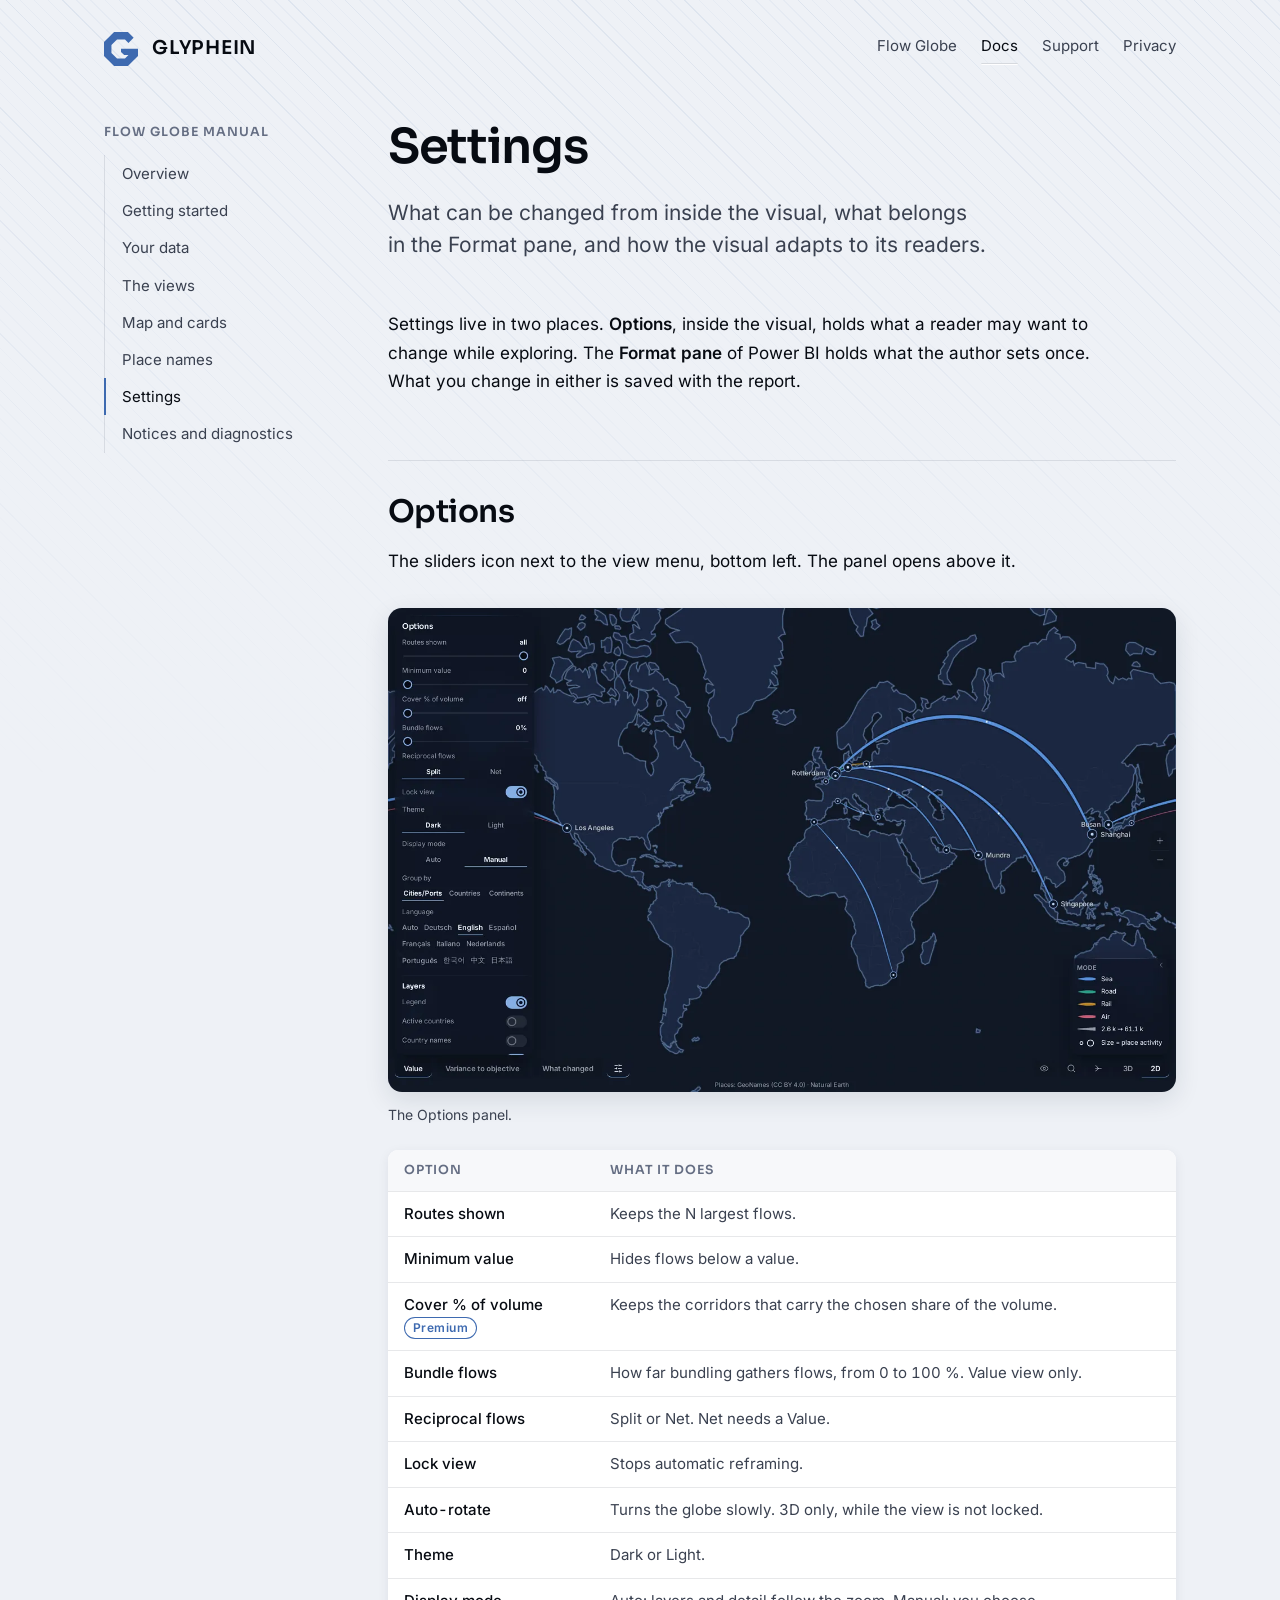
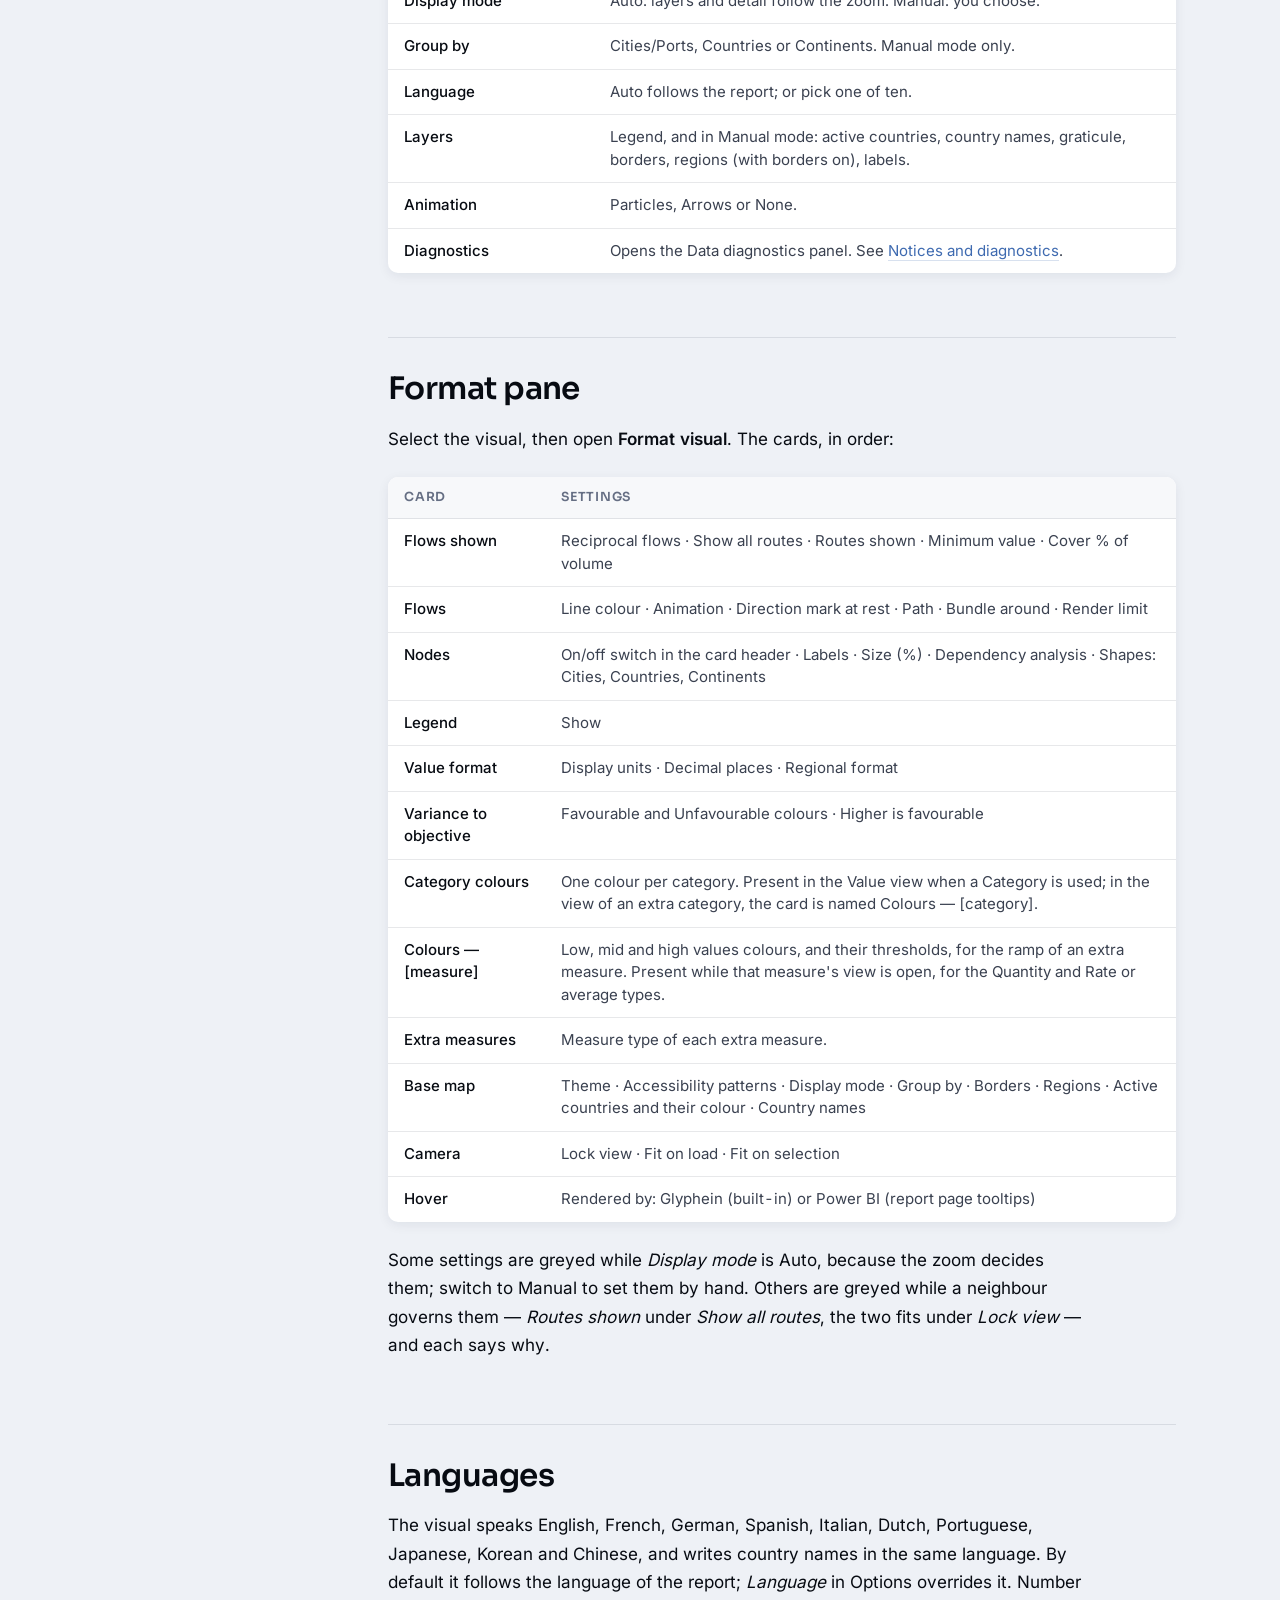
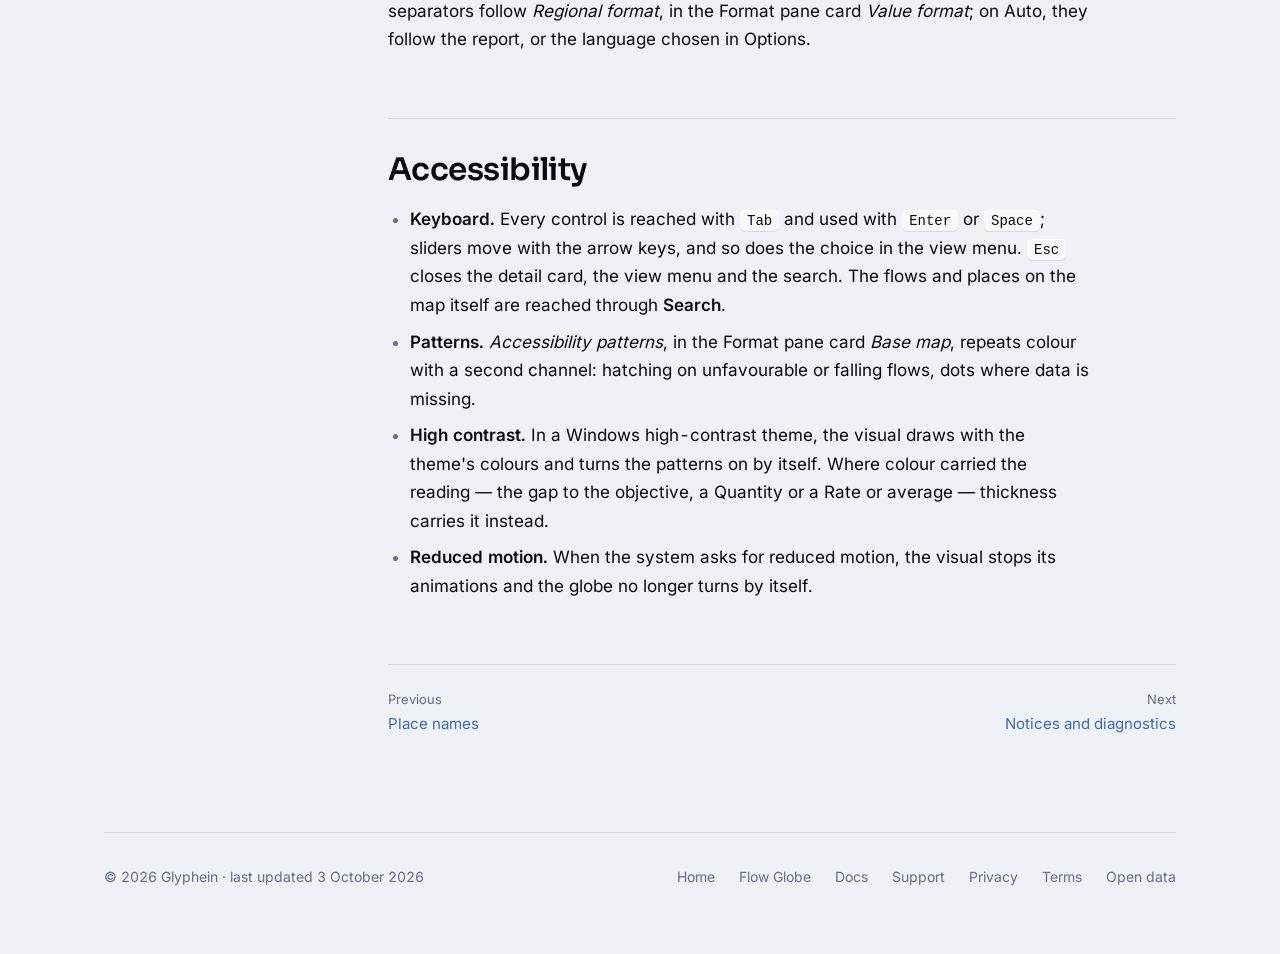
<file: docs/settings/index.html>
<!doctype html>
<html lang="en">
<head>
<meta charset="utf-8">
<meta name="viewport" content="width=device-width, initial-scale=1">
<title>Settings — Flow Globe manual · Glyphein</title>
<meta name="description" content="Settings of Glyphein Flow Globe: Options panel, Format pane, languages and accessibility.">
<link rel="stylesheet" href="/assets/glyphein.css">
<link rel="icon" href="/assets/favicon.svg" type="image/svg+xml">
<meta name="theme-color" content="#070B12" media="(prefers-color-scheme: dark)">
<meta name="theme-color" content="#EEF1F6" media="(prefers-color-scheme: light)">
</head>
<body>
<div class="page">
<div class="enveloppe">

  <header class="entete">
    <a class="marque" href="/" aria-label="Glyphein — home">
      <svg width="34" height="34" viewBox="18 18 64 64" role="img" aria-hidden="true">
        <mask id="mq" maskUnits="userSpaceOnUse" x="0" y="0" width="100" height="100">
          <path d="M37 18H63L82 37V63L63 82H37L18 63V37Z" fill="#fff"/>
          <path d="M42.5 32H57.5L64 38.5L90 12.5V49.5H50V55.5L56 61.5H64L57.5 68H42.5L32 57.5V42.5Z" fill="#000"/>
        </mask>
        <rect width="100" height="100" fill="currentColor" mask="url(#mq)"/>
      </svg>
      <span class="mot">GLYPHEIN</span>
    </a>
    <nav class="pages">
      <a href="/flow-globe/">Flow Globe</a>
      <a href="/docs/" aria-current="page">Docs</a>
      <a href="/support/">Support</a>
      <a href="/privacy/">Privacy</a>
    </nav>
  </header>

  <main>

    <div class="docs">
<nav class="sommaire" aria-label="Manual"><p>Flow Globe manual</p><ol><li><a href="/docs/">Overview</a></li><li><a href="/docs/getting-started/">Getting started</a></li><li><a href="/docs/data/">Your data</a></li><li><a href="/docs/views/">The views</a></li><li><a href="/docs/map/">Map and cards</a></li><li><a href="/docs/places/">Place names</a></li><li><a href="/docs/settings/" aria-current="page">Settings</a></li><li><a href="/docs/troubleshooting/">Notices and diagnostics</a></li></ol></nav>
      <article class="docs__corps">
        <h1>Settings</h1>
        <p class="accroche">What can be changed from inside the visual, what belongs in the Format pane, and how the visual adapts to its readers.</p>
        <div class="prose">

<p>Settings live in two places. <strong>Options</strong>, inside the visual, holds what a reader may
want to change while exploring. The <strong>Format pane</strong> of Power&nbsp;BI holds what the
author sets once. What you change in either is saved with the report.</p>

<h2>Options</h2>
<p>The sliders icon next to the view menu, bottom left. The panel opens above it.</p>
<figure class="cliche">
  <img src="/assets/img/flow-globe/options.webp" alt="The Options panel open on the left of the map: Routes shown, Minimum value, Cover % of volume, Bundle flows, Reciprocal flows, Lock view, Theme, Display mode, Group by, Language, Layers." width="1400" height="860" loading="lazy" decoding="async">
  <figcaption>The Options panel.</figcaption>
</figure>
<div class="tableau-cadre"><table class="tableau">
<thead><tr><th scope="col">Option</th><th scope="col">What it does</th></tr></thead>
<tbody>
<tr><td>Routes shown</td><td>Keeps the N largest flows.</td></tr>
<tr><td>Minimum value</td><td>Hides flows below a value.</td></tr>
<tr><td>Cover % of volume <span class="plan plan--premium">Premium</span></td><td>Keeps the corridors that carry the chosen share of the volume.</td></tr>
<tr><td>Bundle flows</td><td>How far bundling gathers flows, from 0 to 100&nbsp;%. Value view only.</td></tr>
<tr><td>Reciprocal flows</td><td>Split or Net. Net needs a Value.</td></tr>
<tr><td>Lock view</td><td>Stops automatic reframing.</td></tr>
<tr><td>Auto-rotate</td><td>Turns the globe slowly. 3D only, while the view is not locked.</td></tr>
<tr><td>Theme</td><td>Dark or Light.</td></tr>
<tr><td>Display mode</td><td>Auto: layers and detail follow the zoom. Manual: you choose.</td></tr>
<tr><td>Group by</td><td>Cities/Ports, Countries or Continents. Manual mode only.</td></tr>
<tr><td>Language</td><td>Auto follows the report; or pick one of ten.</td></tr>
<tr><td>Layers</td><td>Legend, and in Manual mode: active countries, country names, graticule, borders, regions (with borders on), labels.</td></tr>
<tr><td>Animation</td><td>Particles, Arrows or None.</td></tr>
<tr><td>Diagnostics</td><td>Opens the Data diagnostics panel. See <a href='/docs/troubleshooting/'>Notices and diagnostics</a>.</td></tr>
</tbody></table></div>

<h2>Format pane</h2>
<p>Select the visual, then open <strong>Format visual</strong>. The cards, in order:</p>
<div class="tableau-cadre"><table class="tableau">
<thead><tr><th scope="col">Card</th><th scope="col">Settings</th></tr></thead>
<tbody>
<tr><td>Flows shown</td><td>Reciprocal flows · Show all routes · Routes shown · Minimum value · Cover % of volume</td></tr>
<tr><td>Flows</td><td>Line colour · Animation · Direction mark at rest · Path · Bundle around · Render limit</td></tr>
<tr><td>Nodes</td><td>On/off switch in the card header · Labels · Size (%) · Dependency analysis · Shapes: Cities, Countries, Continents</td></tr>
<tr><td>Legend</td><td>Show</td></tr>
<tr><td>Value format</td><td>Display units · Decimal places · Regional format</td></tr>
<tr><td>Variance to objective</td><td>Favourable and Unfavourable colours · Higher is favourable</td></tr>
<tr><td>Category colours</td><td>One colour per category. Present in the Value view when a Category is used; in the view of an extra category, the card is named Colours — [category].</td></tr>
<tr><td>Colours — [measure]</td><td>Low, mid and high values colours, and their thresholds, for the ramp of an extra measure. Present while that measure's view is open, for the Quantity and Rate or average types.</td></tr>
<tr><td>Extra measures</td><td>Measure type of each extra measure.</td></tr>
<tr><td>Base map</td><td>Theme · Accessibility patterns · Display mode · Group by · Borders · Regions · Active countries and their colour · Country names</td></tr>
<tr><td>Camera</td><td>Lock view · Fit on load · Fit on selection</td></tr>
<tr><td>Hover</td><td>Rendered by: Glyphein (built-in) or Power BI (report page tooltips)</td></tr>
</tbody></table></div>
<p>Some settings are greyed while <em>Display mode</em> is Auto, because the zoom decides them; switch
to Manual to set them by hand. Others are greyed while a neighbour governs them — <em>Routes
shown</em> under <em>Show all routes</em>, the two fits under <em>Lock view</em> — and each says
why.</p>

<h2>Languages</h2>
<p>The visual speaks English, French, German, Spanish, Italian, Dutch, Portuguese, Japanese, Korean
and Chinese, and writes country names in the same language. By default it follows the language of the
report; <em>Language</em> in Options overrides it. Number separators follow <em>Regional format</em>, in
the Format pane card <em>Value format</em>; on Auto, they follow the report, or the language chosen in
Options.</p>

<h2>Accessibility</h2>
<ul>
  <li><strong>Keyboard.</strong> Every control is reached with <kbd>Tab</kbd> and used with
  <kbd>Enter</kbd> or <kbd>Space</kbd>; sliders move with the arrow keys, and so does the choice in
  the view menu. <kbd>Esc</kbd> closes the detail card, the view menu and the search. The flows and
  places on the map itself are reached through <strong>Search</strong>.</li>
  <li><strong>Patterns.</strong> <em>Accessibility patterns</em>, in the Format pane card <em>Base
  map</em>, repeats colour with a second channel: hatching on unfavourable or falling flows, dots where data
  is missing.</li>
  <li><strong>High contrast.</strong> In a Windows high-contrast theme, the visual draws with the theme's
  colours and turns the patterns on by itself. Where colour carried the reading — the gap to the
  objective, a Quantity or a Rate or average — thickness carries it instead.</li>
  <li><strong>Reduced motion.</strong> When the system asks for reduced motion, the visual stops
  its animations and the globe no longer turns by itself.</li>
</ul>

        </div>
<nav class="suite" aria-label="Chapters"><a href="/docs/places/"><span>Previous</span>Place names</a><a href="/docs/troubleshooting/" style="text-align:right"><span>Next</span>Notices and diagnostics</a></nav>
      </article>
    </div>
  </main>

  <footer class="pied">
    <span>© 2026 Glyphein · last updated 3 October 2026</span>
    <nav>
      <a href="/">Home</a>
      <a href="/flow-globe/">Flow Globe</a>
      <a href="/docs/">Docs</a>
      <a href="/support/">Support</a>
      <a href="/privacy/">Privacy</a>
      <a href="/terms/">Terms</a>
      <a href="/donnees/LICENCE.txt">Open data</a>
    </nav>
  </footer>

</div>
</div>
</body>
</html>
</file>
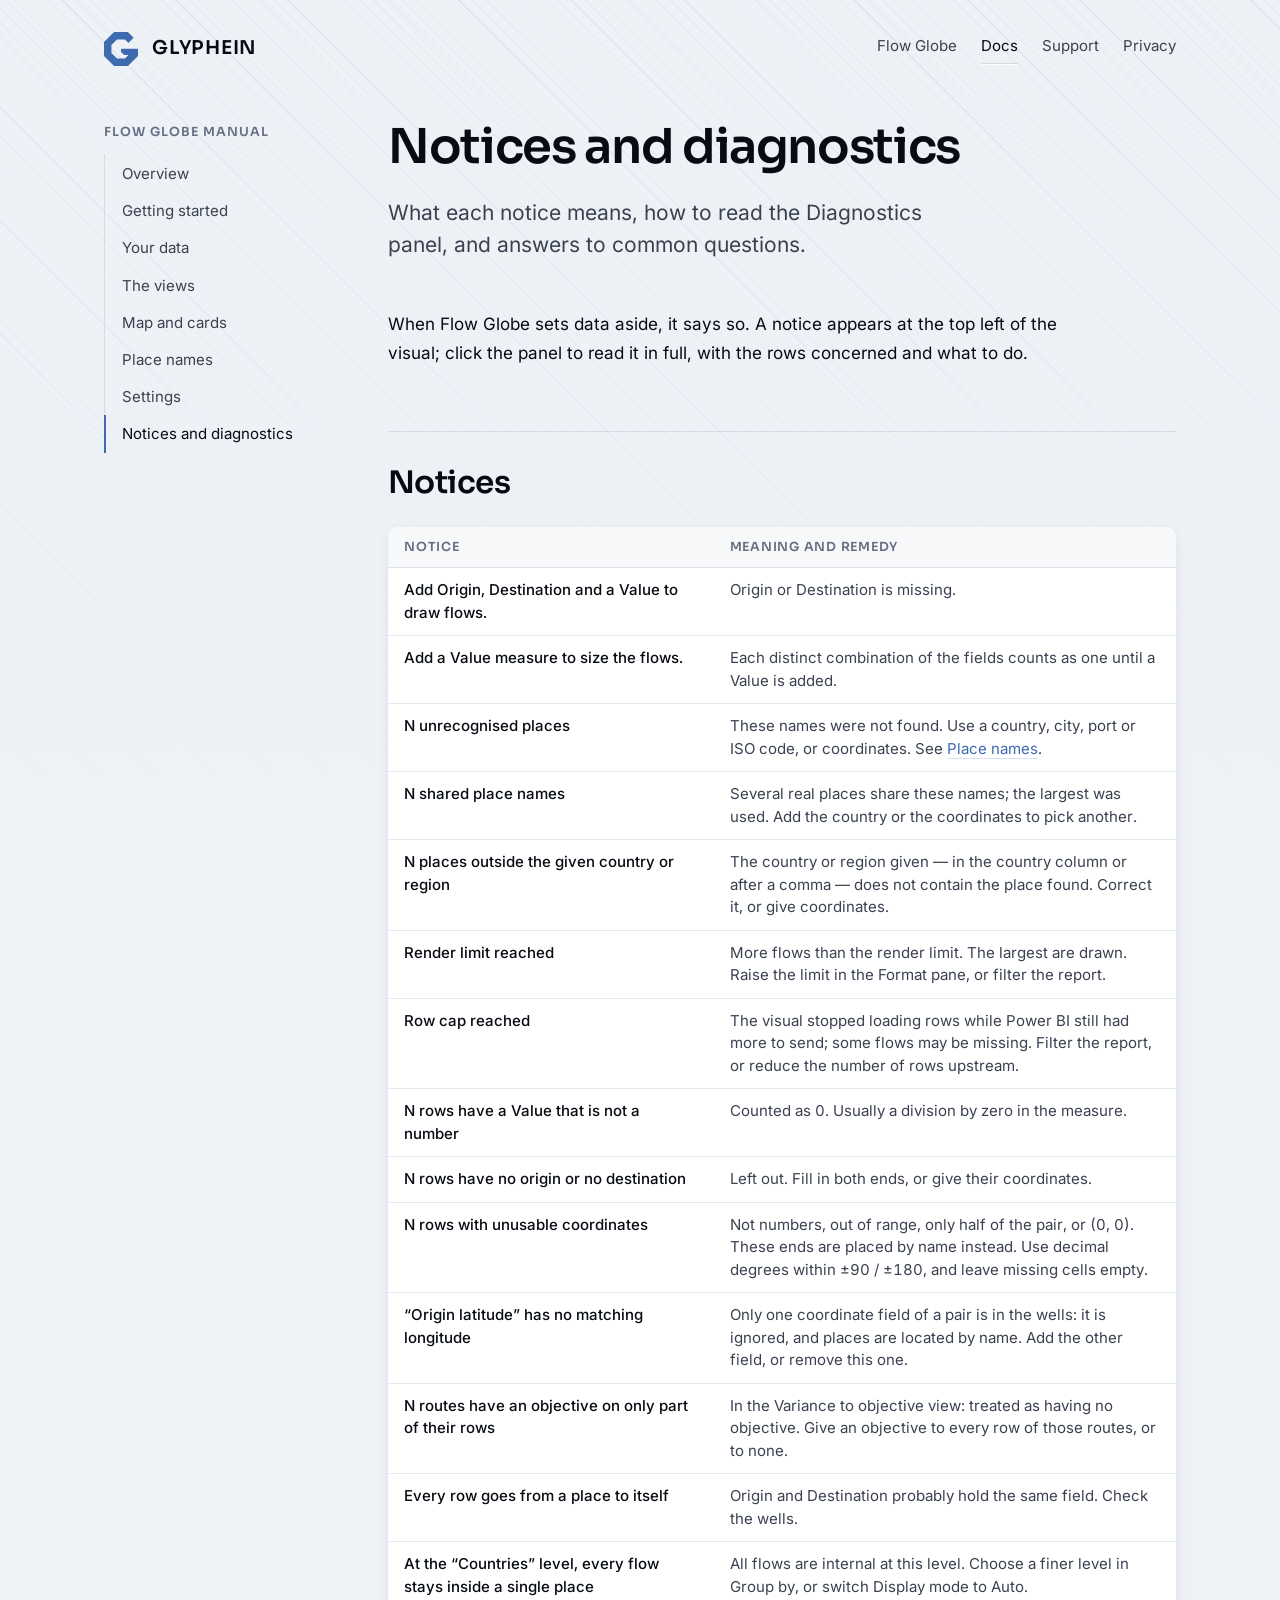
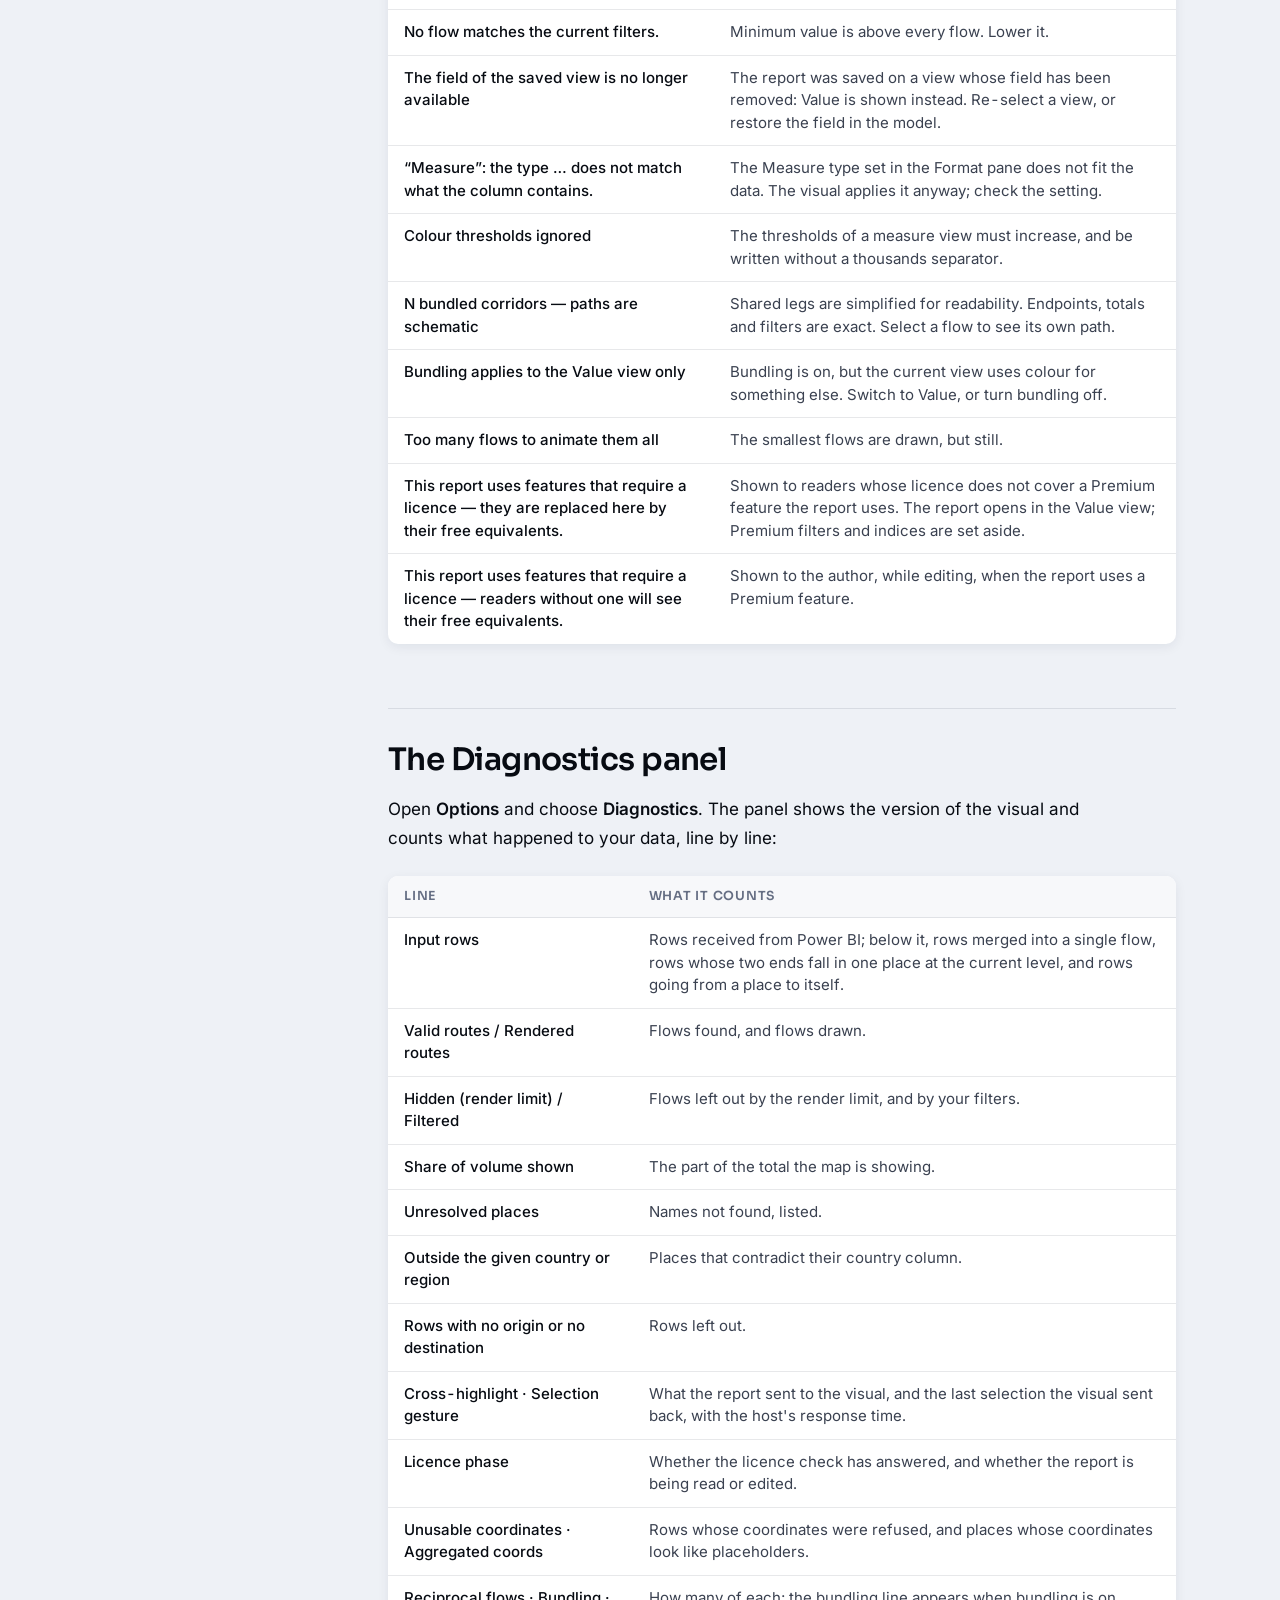
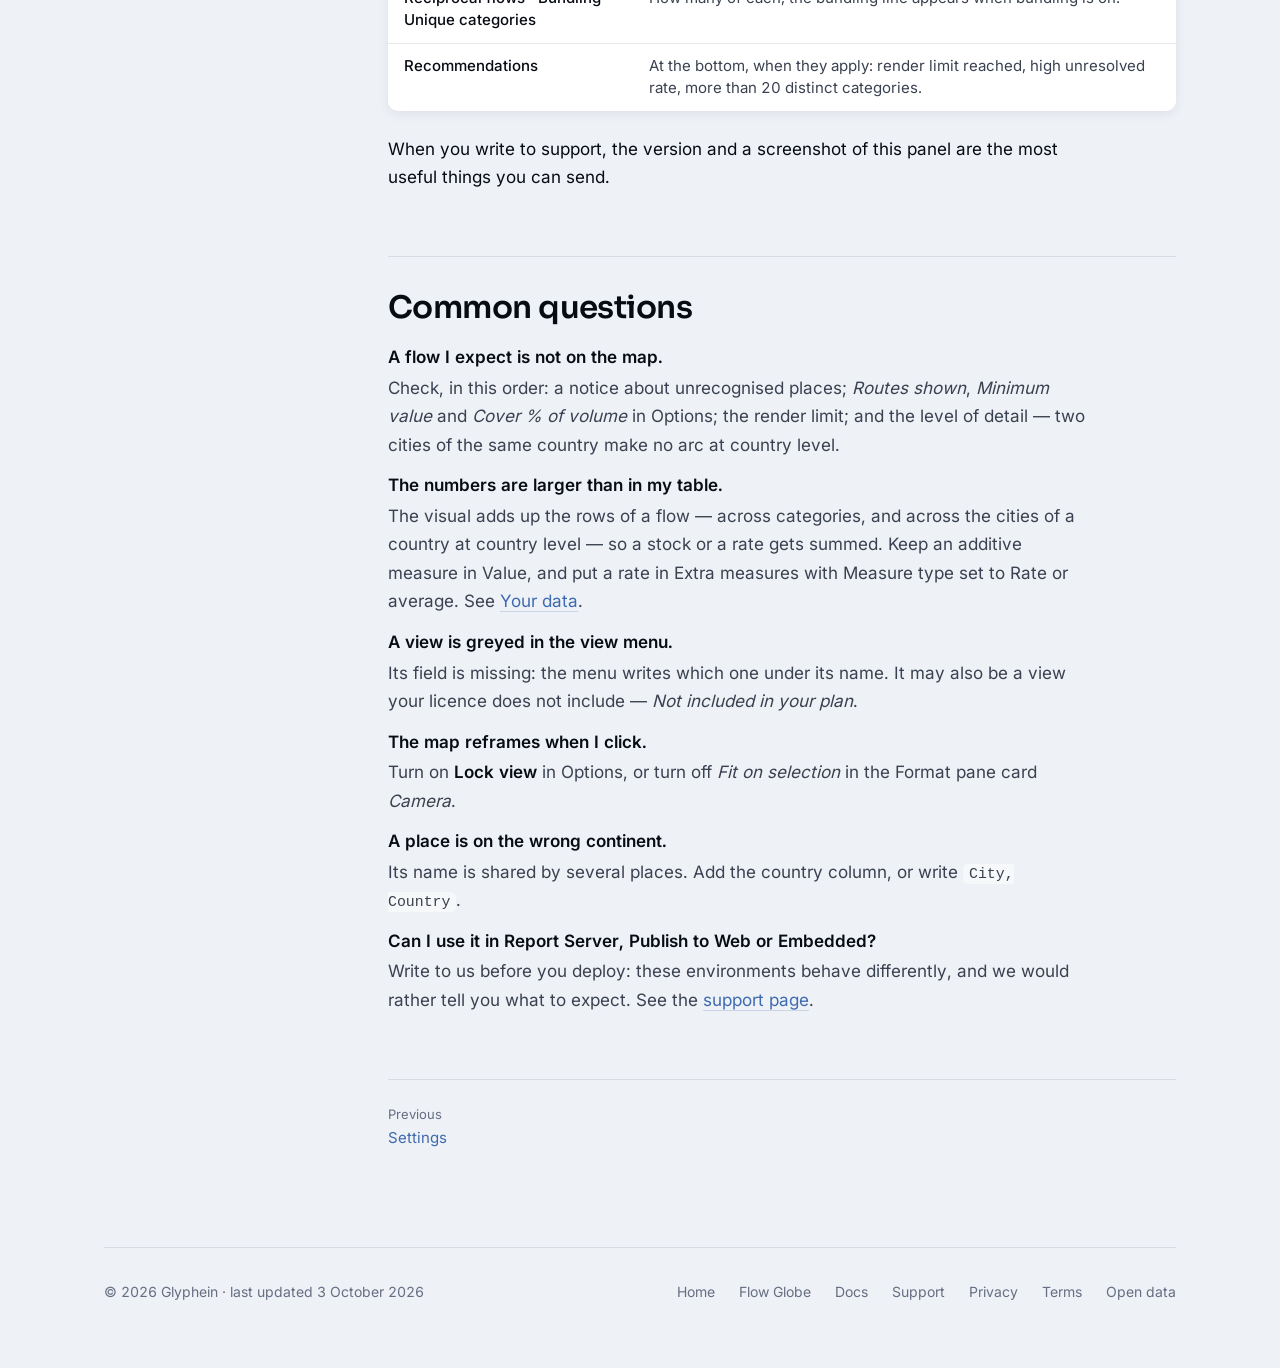
<file: docs/troubleshooting/index.html>
<!doctype html>
<html lang="en">
<head>
<meta charset="utf-8">
<meta name="viewport" content="width=device-width, initial-scale=1">
<title>Notices and diagnostics — Flow Globe manual · Glyphein</title>
<meta name="description" content="Notices, diagnostics and troubleshooting for Glyphein Flow Globe.">
<link rel="stylesheet" href="/assets/glyphein.css">
<link rel="icon" href="/assets/favicon.svg" type="image/svg+xml">
<meta name="theme-color" content="#070B12" media="(prefers-color-scheme: dark)">
<meta name="theme-color" content="#EEF1F6" media="(prefers-color-scheme: light)">
</head>
<body>
<div class="page">
<div class="enveloppe">

  <header class="entete">
    <a class="marque" href="/" aria-label="Glyphein — home">
      <svg width="34" height="34" viewBox="18 18 64 64" role="img" aria-hidden="true">
        <mask id="mq" maskUnits="userSpaceOnUse" x="0" y="0" width="100" height="100">
          <path d="M37 18H63L82 37V63L63 82H37L18 63V37Z" fill="#fff"/>
          <path d="M42.5 32H57.5L64 38.5L90 12.5V49.5H50V55.5L56 61.5H64L57.5 68H42.5L32 57.5V42.5Z" fill="#000"/>
        </mask>
        <rect width="100" height="100" fill="currentColor" mask="url(#mq)"/>
      </svg>
      <span class="mot">GLYPHEIN</span>
    </a>
    <nav class="pages">
      <a href="/flow-globe/">Flow Globe</a>
      <a href="/docs/" aria-current="page">Docs</a>
      <a href="/support/">Support</a>
      <a href="/privacy/">Privacy</a>
    </nav>
  </header>

  <main>

    <div class="docs">
<nav class="sommaire" aria-label="Manual"><p>Flow Globe manual</p><ol><li><a href="/docs/">Overview</a></li><li><a href="/docs/getting-started/">Getting started</a></li><li><a href="/docs/data/">Your data</a></li><li><a href="/docs/views/">The views</a></li><li><a href="/docs/map/">Map and cards</a></li><li><a href="/docs/places/">Place names</a></li><li><a href="/docs/settings/">Settings</a></li><li><a href="/docs/troubleshooting/" aria-current="page">Notices and diagnostics</a></li></ol></nav>
      <article class="docs__corps">
        <h1>Notices and diagnostics</h1>
        <p class="accroche">What each notice means, how to read the Diagnostics panel, and answers to common questions.</p>
        <div class="prose">

<p>When Flow Globe sets data aside, it says so. A notice appears at the top left of the visual;
click the panel to read it in full, with the rows concerned and what to do.</p>

<h2>Notices</h2>
<div class="tableau-cadre"><table class="tableau">
<thead><tr><th scope="col">Notice</th><th scope="col">Meaning and remedy</th></tr></thead>
<tbody>
<tr><td>Add Origin, Destination and a Value to draw flows.</td><td>Origin or Destination is missing.</td></tr>
<tr><td>Add a Value measure to size the flows.</td><td>Each distinct combination of the fields counts as one until a Value is added.</td></tr>
<tr><td>N unrecognised places</td><td>These names were not found. Use a country, city, port or ISO code, or coordinates. See <a href='/docs/places/'>Place names</a>.</td></tr>
<tr><td>N shared place names</td><td>Several real places share these names; the largest was used. Add the country or the coordinates to pick another.</td></tr>
<tr><td>N places outside the given country or region</td><td>The country or region given — in the country column or after a comma — does not contain the place found. Correct it, or give coordinates.</td></tr>
<tr><td>Render limit reached</td><td>More flows than the render limit. The largest are drawn. Raise the limit in the Format pane, or filter the report.</td></tr>
<tr><td>Row cap reached</td><td>The visual stopped loading rows while Power BI still had more to send; some flows may be missing. Filter the report, or reduce the number of rows upstream.</td></tr>
<tr><td>N rows have a Value that is not a number</td><td>Counted as 0. Usually a division by zero in the measure.</td></tr>
<tr><td>N rows have no origin or no destination</td><td>Left out. Fill in both ends, or give their coordinates.</td></tr>
<tr><td>N rows with unusable coordinates</td><td>Not numbers, out of range, only half of the pair, or (0, 0). These ends are placed by name instead. Use decimal degrees within ±90 / ±180, and leave missing cells empty.</td></tr>
<tr><td>“Origin latitude” has no matching longitude</td><td>Only one coordinate field of a pair is in the wells: it is ignored, and places are located by name. Add the other field, or remove this one.</td></tr>
<tr><td>N routes have an objective on only part of their rows</td><td>In the Variance to objective view: treated as having no objective. Give an objective to every row of those routes, or to none.</td></tr>
<tr><td>Every row goes from a place to itself</td><td>Origin and Destination probably hold the same field. Check the wells.</td></tr>
<tr><td>At the “Countries” level, every flow stays inside a single place</td><td>All flows are internal at this level. Choose a finer level in Group by, or switch Display mode to Auto.</td></tr>
<tr><td>No flow matches the current filters.</td><td>Minimum value is above every flow. Lower it.</td></tr>
<tr><td>The field of the saved view is no longer available</td><td>The report was saved on a view whose field has been removed: Value is shown instead. Re-select a view, or restore the field in the model.</td></tr>
<tr><td>“Measure”: the type … does not match what the column contains.</td><td>The Measure type set in the Format pane does not fit the data. The visual applies it anyway; check the setting.</td></tr>
<tr><td>Colour thresholds ignored</td><td>The thresholds of a measure view must increase, and be written without a thousands separator.</td></tr>
<tr><td>N bundled corridors — paths are schematic</td><td>Shared legs are simplified for readability. Endpoints, totals and filters are exact. Select a flow to see its own path.</td></tr>
<tr><td>Bundling applies to the Value view only</td><td>Bundling is on, but the current view uses colour for something else. Switch to Value, or turn bundling off.</td></tr>
<tr><td>Too many flows to animate them all</td><td>The smallest flows are drawn, but still.</td></tr>
<tr><td>This report uses features that require a licence — they are replaced here by their free equivalents.</td><td>Shown to readers whose licence does not cover a Premium feature the report uses. The report opens in the Value view; Premium filters and indices are set aside.</td></tr>
<tr><td>This report uses features that require a licence — readers without one will see their free equivalents.</td><td>Shown to the author, while editing, when the report uses a Premium feature.</td></tr>
</tbody></table></div>

<h2>The Diagnostics panel</h2>
<p>Open <strong>Options</strong> and choose <strong>Diagnostics</strong>. The panel shows the
version of the visual and counts what happened to your data, line by line:</p>
<div class="tableau-cadre"><table class="tableau">
<thead><tr><th scope="col">Line</th><th scope="col">What it counts</th></tr></thead>
<tbody>
<tr><td>Input rows</td><td>Rows received from Power BI; below it, rows merged into a single flow, rows whose two ends fall in one place at the current level, and rows going from a place to itself.</td></tr>
<tr><td>Valid routes / Rendered routes</td><td>Flows found, and flows drawn.</td></tr>
<tr><td>Hidden (render limit) / Filtered</td><td>Flows left out by the render limit, and by your filters.</td></tr>
<tr><td>Share of volume shown</td><td>The part of the total the map is showing.</td></tr>
<tr><td>Unresolved places</td><td>Names not found, listed.</td></tr>
<tr><td>Outside the given country or region</td><td>Places that contradict their country column.</td></tr>
<tr><td>Rows with no origin or no destination</td><td>Rows left out.</td></tr>
<tr><td>Cross-highlight · Selection gesture</td><td>What the report sent to the visual, and the last selection the visual sent back, with the host's response time.</td></tr>
<tr><td>Licence phase</td><td>Whether the licence check has answered, and whether the report is being read or edited.</td></tr>
<tr><td>Unusable coordinates · Aggregated coords</td><td>Rows whose coordinates were refused, and places whose coordinates look like placeholders.</td></tr>
<tr><td>Reciprocal flows · Bundling · Unique categories</td><td>How many of each; the bundling line appears when bundling is on.</td></tr>
<tr><td>Recommendations</td><td>At the bottom, when they apply: render limit reached, high unresolved rate, more than 20 distinct categories.</td></tr>
</tbody></table></div>
<p>When you write to support, the version and a screenshot of this panel are the most useful things
you can send.</p>

<h2>Common questions</h2>
<dl>
  <dt>A flow I expect is not on the map.</dt>
  <dd>Check, in this order: a notice about unrecognised places; <em>Routes shown</em>, <em>Minimum
  value</em> and <em>Cover % of volume</em> in Options; the render limit; and the level of detail — two
  cities of the same country make no arc at country level.</dd>
  <dt>The numbers are larger than in my table.</dt>
  <dd>The visual adds up the rows of a flow — across categories, and across the cities of a country at
  country level — so a stock or a rate gets summed. Keep an additive measure in Value, and put a rate
  in Extra measures with Measure type set to Rate or average. See <a href="/docs/data/">Your data</a>.</dd>
  <dt>A view is greyed in the view menu.</dt>
  <dd>Its field is missing: the menu writes which one under its name. It may also be a view your
  licence does not include — <em>Not included in your plan</em>.</dd>
  <dt>The map reframes when I click.</dt>
  <dd>Turn on <strong>Lock view</strong> in Options, or turn off <em>Fit on selection</em> in the
  Format pane card <em>Camera</em>.</dd>
  <dt>A place is on the wrong continent.</dt>
  <dd>Its name is shared by several places. Add the country column, or write <code>City, Country</code>.</dd>
  <dt>Can I use it in Report Server, Publish to Web or Embedded?</dt>
  <dd>Write to us before you deploy: these environments behave differently, and we would rather tell
  you what to expect. See the <a href="/support/">support page</a>.</dd>
</dl>

        </div>
<nav class="suite" aria-label="Chapters"><a href="/docs/settings/"><span>Previous</span>Settings</a><span></span></nav>
      </article>
    </div>
  </main>

  <footer class="pied">
    <span>© 2026 Glyphein · last updated 3 October 2026</span>
    <nav>
      <a href="/">Home</a>
      <a href="/flow-globe/">Flow Globe</a>
      <a href="/docs/">Docs</a>
      <a href="/support/">Support</a>
      <a href="/privacy/">Privacy</a>
      <a href="/terms/">Terms</a>
      <a href="/donnees/LICENCE.txt">Open data</a>
    </nav>
  </footer>

</div>
</div>
</body>
</html>
</file>
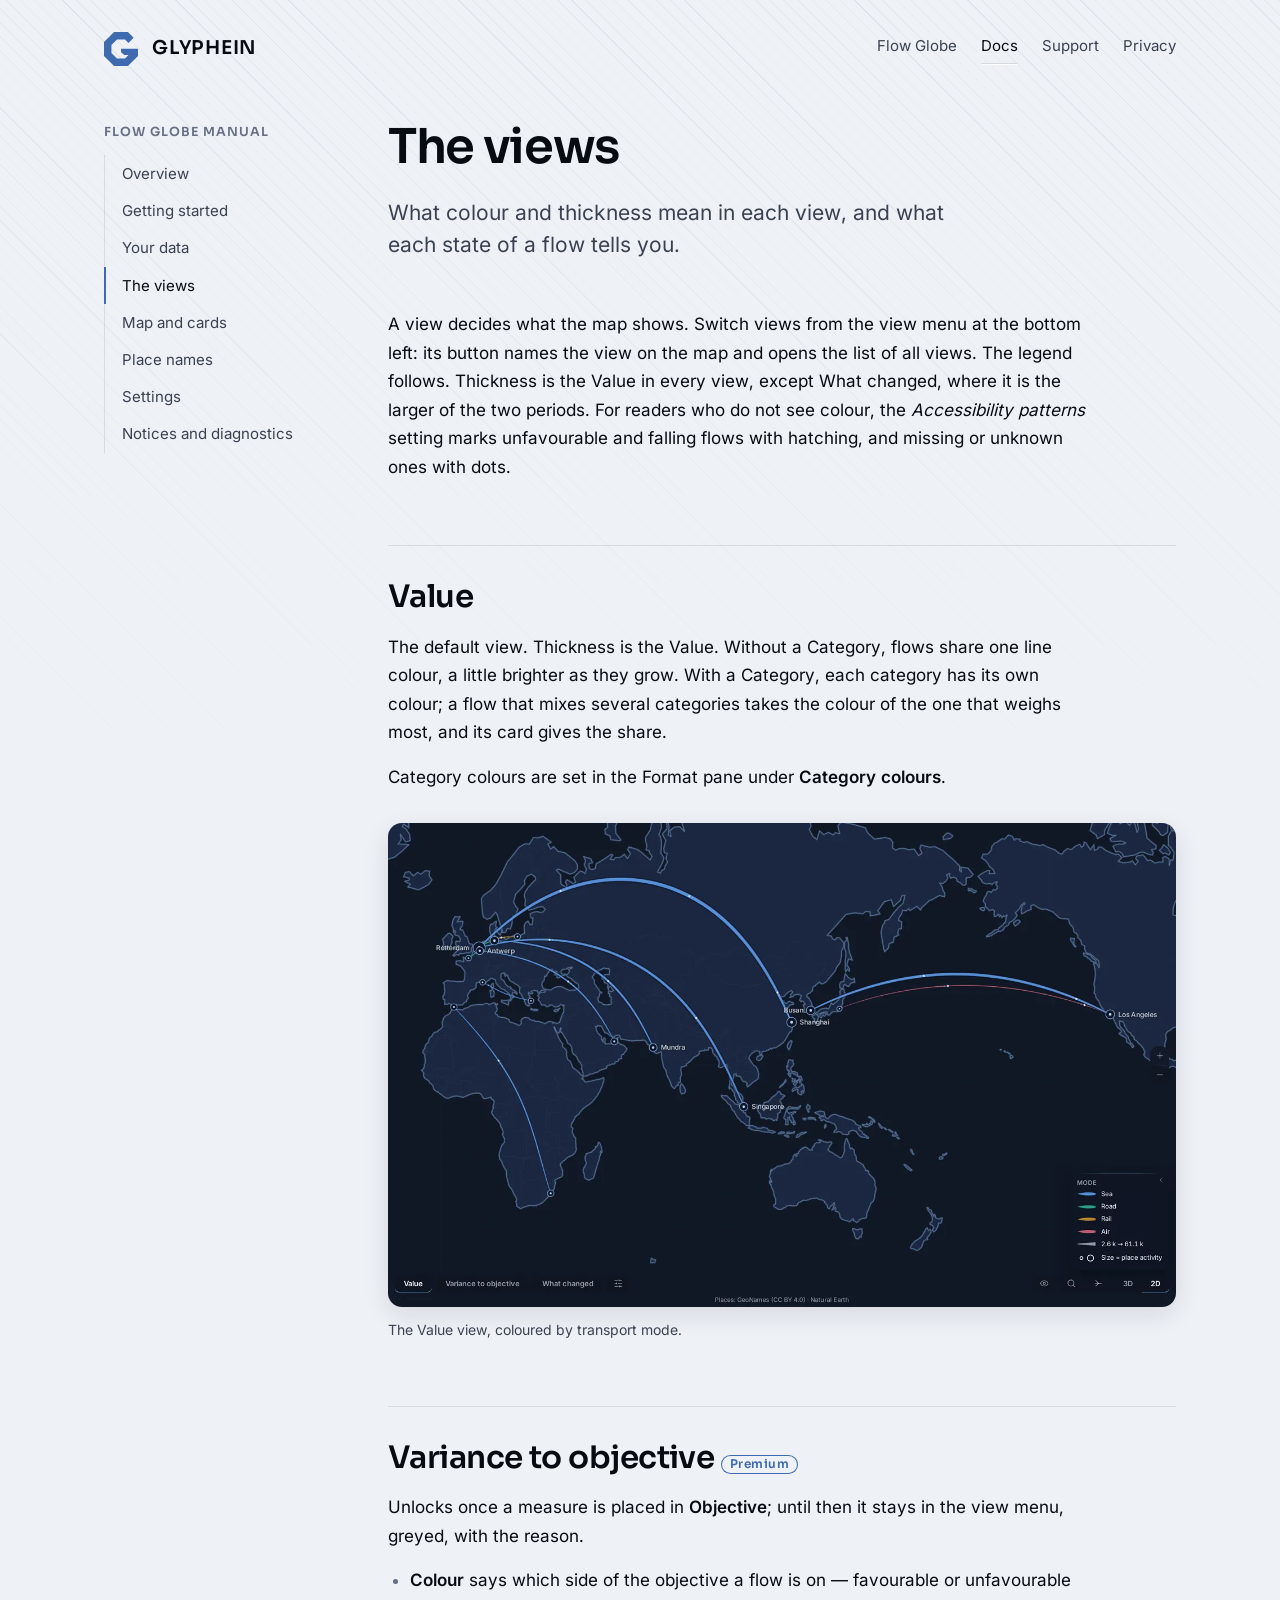
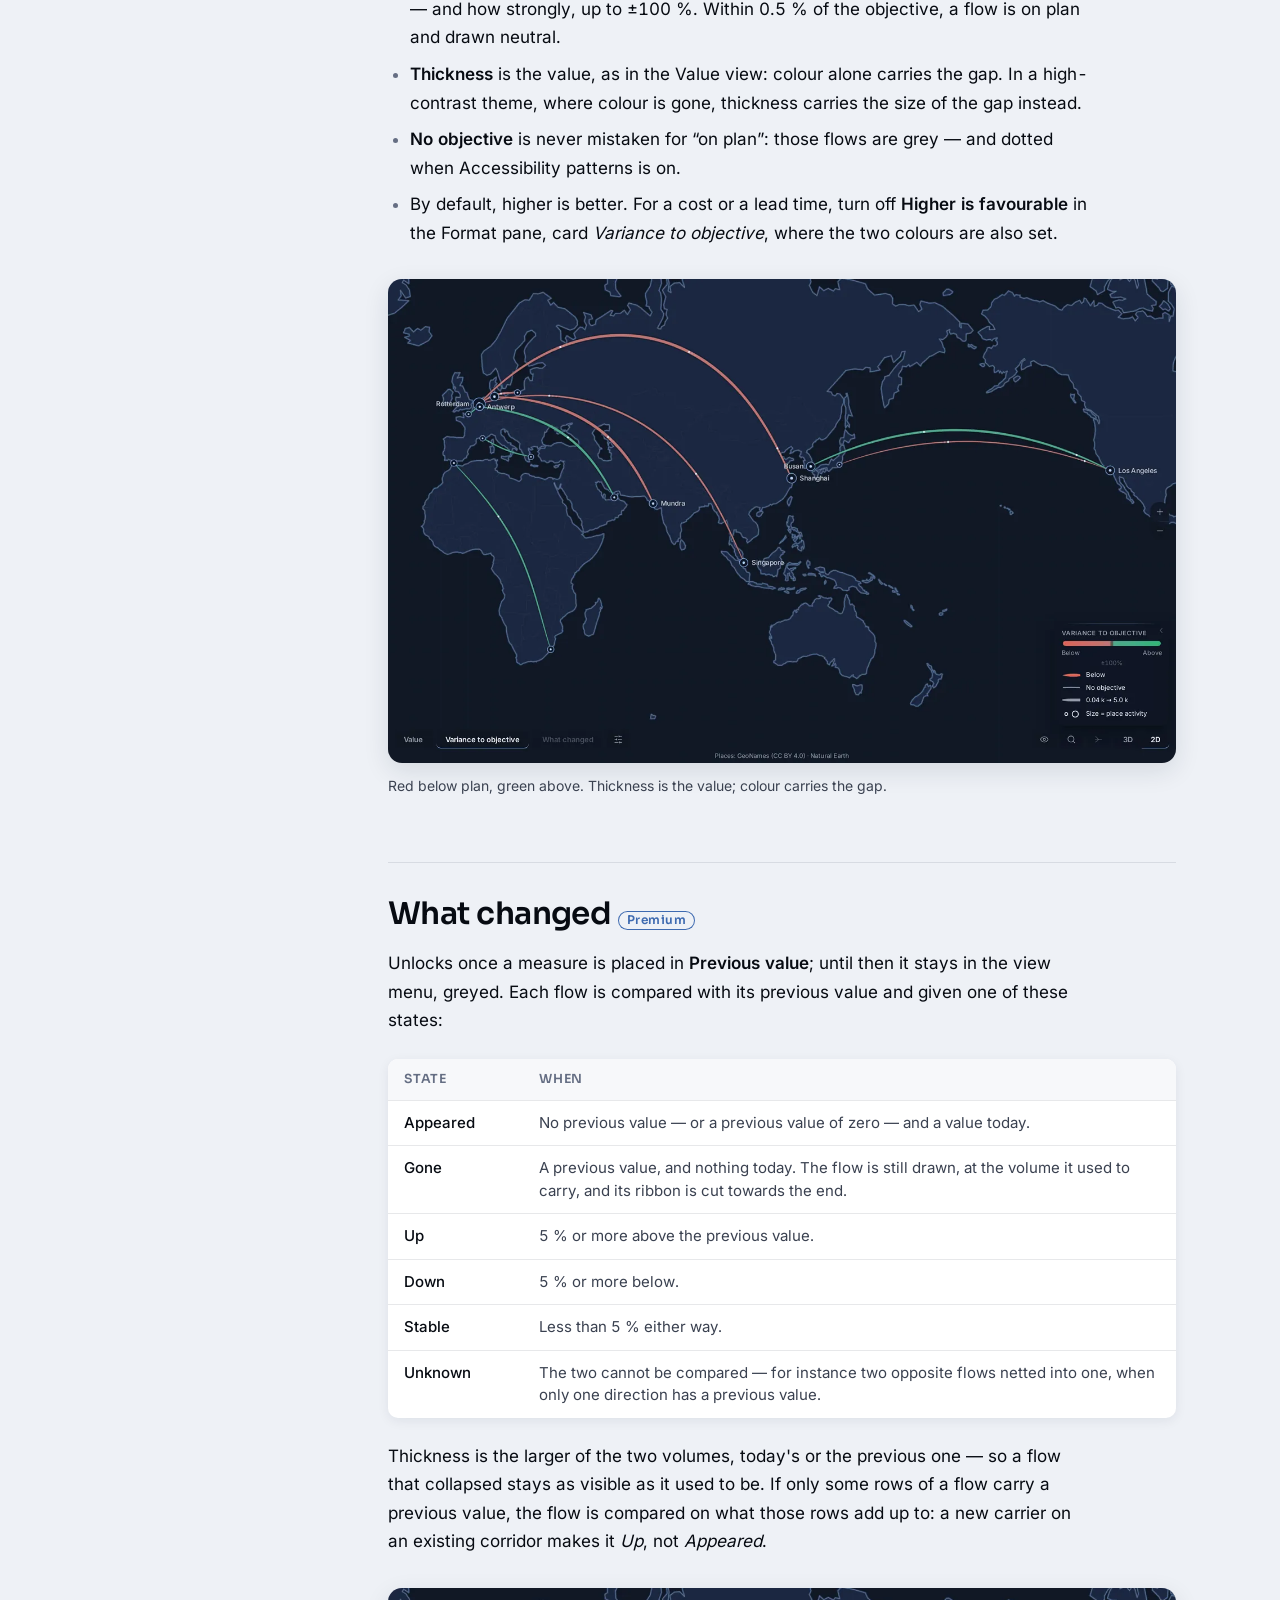
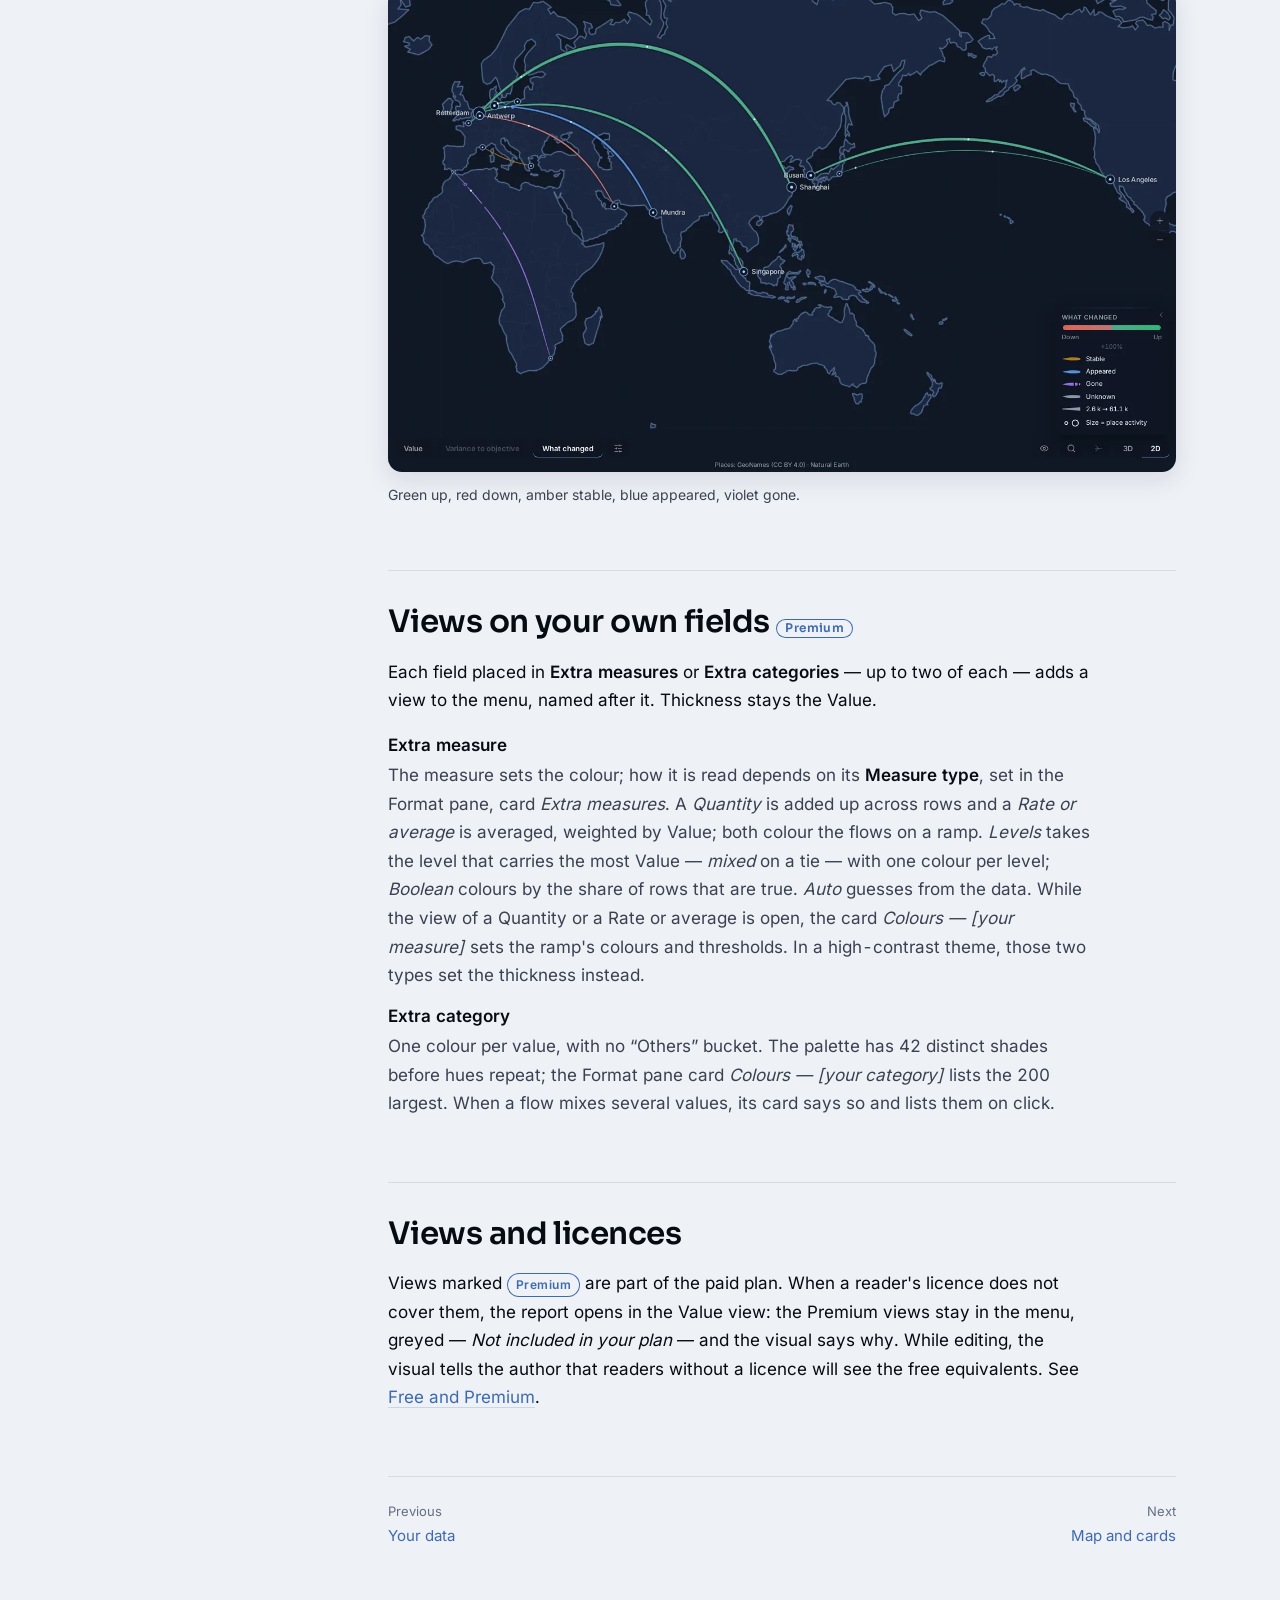
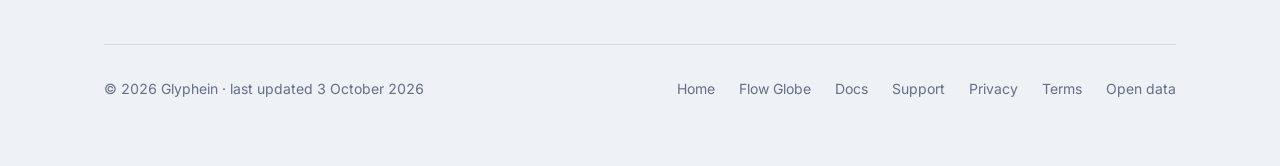
<file: docs/views/index.html>
<!doctype html>
<html lang="en">
<head>
<meta charset="utf-8">
<meta name="viewport" content="width=device-width, initial-scale=1">
<title>The views — Flow Globe manual · Glyphein</title>
<meta name="description" content="The views of Glyphein Flow Globe: Value, Variance to objective, What changed, extra measures and categories.">
<link rel="stylesheet" href="/assets/glyphein.css">
<link rel="icon" href="/assets/favicon.svg" type="image/svg+xml">
<meta name="theme-color" content="#070B12" media="(prefers-color-scheme: dark)">
<meta name="theme-color" content="#EEF1F6" media="(prefers-color-scheme: light)">
</head>
<body>
<div class="page">
<div class="enveloppe">

  <header class="entete">
    <a class="marque" href="/" aria-label="Glyphein — home">
      <svg width="34" height="34" viewBox="18 18 64 64" role="img" aria-hidden="true">
        <mask id="mq" maskUnits="userSpaceOnUse" x="0" y="0" width="100" height="100">
          <path d="M37 18H63L82 37V63L63 82H37L18 63V37Z" fill="#fff"/>
          <path d="M42.5 32H57.5L64 38.5L90 12.5V49.5H50V55.5L56 61.5H64L57.5 68H42.5L32 57.5V42.5Z" fill="#000"/>
        </mask>
        <rect width="100" height="100" fill="currentColor" mask="url(#mq)"/>
      </svg>
      <span class="mot">GLYPHEIN</span>
    </a>
    <nav class="pages">
      <a href="/flow-globe/">Flow Globe</a>
      <a href="/docs/" aria-current="page">Docs</a>
      <a href="/support/">Support</a>
      <a href="/privacy/">Privacy</a>
    </nav>
  </header>

  <main>

    <div class="docs">
<nav class="sommaire" aria-label="Manual"><p>Flow Globe manual</p><ol><li><a href="/docs/">Overview</a></li><li><a href="/docs/getting-started/">Getting started</a></li><li><a href="/docs/data/">Your data</a></li><li><a href="/docs/views/" aria-current="page">The views</a></li><li><a href="/docs/map/">Map and cards</a></li><li><a href="/docs/places/">Place names</a></li><li><a href="/docs/settings/">Settings</a></li><li><a href="/docs/troubleshooting/">Notices and diagnostics</a></li></ol></nav>
      <article class="docs__corps">
        <h1>The views</h1>
        <p class="accroche">What colour and thickness mean in each view, and what each state of a flow tells you.</p>
        <div class="prose">

<p>A view decides what the map shows. Switch views from the view menu at the bottom left: its button
names the view on the map and opens the list of all views. The legend follows. Thickness is the
Value in every view, except What changed, where it is the larger of the two periods. For readers who do not see colour, the
<em>Accessibility patterns</em> setting marks unfavourable and falling flows with hatching, and missing
or unknown ones with dots.</p>

<h2>Value</h2>
<p>The default view. Thickness is the Value. Without a Category, flows share one line colour, a
little brighter as they grow. With a Category, each category has its own colour; a flow that mixes
several categories takes the colour of the one that weighs most, and its card gives the share.</p>
<p>Category colours are set in the Format pane under <strong>Category colours</strong>.</p>
<figure class="cliche">
  <img src="/assets/img/flow-globe/view-value.webp" alt="Flat map in the Value view, flows coloured by transport mode: sea in blue, road in green, rail in amber, air in pink." width="1400" height="860" loading="lazy" decoding="async">
  <figcaption>The Value view, coloured by transport mode.</figcaption>
</figure>

<h2>Variance to objective <span class="plan plan--premium">Premium</span></h2>
<p>Unlocks once a measure is placed in <strong>Objective</strong>; until then it stays in the view
menu, greyed, with the reason.</p>
<ul>
  <li><strong>Colour</strong> says which side of the objective a flow is on — favourable or
  unfavourable — and how strongly, up to ±100&nbsp;%. Within 0.5&nbsp;% of the objective, a flow is
  on plan and drawn neutral.</li>
  <li><strong>Thickness</strong> is the value, as in the Value view: colour alone carries the gap. In
  a high-contrast theme, where colour is gone, thickness carries the size of the gap instead.</li>
  <li><strong>No objective</strong> is never mistaken for “on plan”: those flows are grey — and dotted
  when Accessibility patterns is on.</li>
  <li>By default, higher is better. For a cost or a lead time, turn off <strong>Higher is
  favourable</strong> in the Format pane, card <em>Variance to objective</em>, where the two
  colours are also set.</li>
</ul>
<figure class="cliche">
  <img src="/assets/img/flow-globe/view-variance.webp" alt="Flat map in the Variance to objective view." width="1400" height="860" loading="lazy" decoding="async">
  <figcaption>Red below plan, green above. Thickness is the value; colour carries the gap.</figcaption>
</figure>

<h2>What changed <span class="plan plan--premium">Premium</span></h2>
<p>Unlocks once a measure is placed in <strong>Previous value</strong>; until then it stays in the
view menu, greyed. Each flow is compared with
its previous value and given one of these states:</p>
<div class="tableau-cadre"><table class="tableau">
<thead><tr><th scope="col">State</th><th scope="col">When</th></tr></thead>
<tbody>
<tr><td>Appeared</td><td>No previous value — or a previous value of zero — and a value today.</td></tr>
<tr><td>Gone</td><td>A previous value, and nothing today. The flow is still drawn, at the volume it used to carry, and its ribbon is cut towards the end.</td></tr>
<tr><td>Up</td><td>5&nbsp;% or more above the previous value.</td></tr>
<tr><td>Down</td><td>5&nbsp;% or more below.</td></tr>
<tr><td>Stable</td><td>Less than 5&nbsp;% either way.</td></tr>
<tr><td>Unknown</td><td>The two cannot be compared — for instance two opposite flows netted into one, when only one direction has a previous value.</td></tr>
</tbody></table></div>
<p>Thickness is the larger of the two volumes, today's or the previous one — so a flow that
collapsed stays as visible as it used to be. If only some rows of a flow carry a previous value,
the flow is compared on what those rows add up to: a new carrier on an existing corridor makes it
<em>Up</em>, not <em>Appeared</em>.</p>
<figure class="cliche">
  <img src="/assets/img/flow-globe/view-change.webp" alt="Flat map in the What changed view." width="1400" height="860" loading="lazy" decoding="async">
  <figcaption>Green up, red down, amber stable, blue appeared, violet gone.</figcaption>
</figure>

<h2>Views on your own fields <span class="plan plan--premium">Premium</span></h2>
<p>Each field placed in <strong>Extra measures</strong> or <strong>Extra categories</strong> — up to
two of each — adds a view to the menu, named after it. Thickness stays the Value.</p>
<dl>
  <dt>Extra measure</dt>
  <dd>The measure sets the colour; how it is read depends on its <strong>Measure type</strong>, set in
  the Format pane, card <em>Extra measures</em>. A <em>Quantity</em> is added up across rows and a
  <em>Rate or average</em> is averaged, weighted by Value; both colour the flows on a ramp.
  <em>Levels</em> takes the level that carries the most Value — <em>mixed</em> on a tie — with one
  colour per level; <em>Boolean</em> colours by the share of rows that are true. <em>Auto</em> guesses
  from the data. While the view of a Quantity or a Rate or average is open, the card <em>Colours —
  [your measure]</em> sets the ramp's colours and thresholds. In a high-contrast theme, those two types
  set the thickness instead.</dd>
  <dt>Extra category</dt>
  <dd>One colour per value, with no “Others” bucket. The palette has 42 distinct shades before hues
  repeat; the Format pane card <em>Colours — [your category]</em> lists the 200 largest. When a flow mixes
  several values, its card says so and lists them on click.</dd>
</dl>

<h2>Views and licences</h2>
<p>Views marked <span class="plan plan--premium">Premium</span> are part of the paid plan. When a reader's licence does not cover them, the
report opens in the Value view: the Premium views stay in the menu, greyed — <em>Not included in your
plan</em> — and the visual says why. While editing, the visual tells the author that readers without a
licence will see the free equivalents. See
<a href="/flow-globe/">Free and Premium</a>.</p>

        </div>
<nav class="suite" aria-label="Chapters"><a href="/docs/data/"><span>Previous</span>Your data</a><a href="/docs/map/" style="text-align:right"><span>Next</span>Map and cards</a></nav>
      </article>
    </div>
  </main>

  <footer class="pied">
    <span>© 2026 Glyphein · last updated 3 October 2026</span>
    <nav>
      <a href="/">Home</a>
      <a href="/flow-globe/">Flow Globe</a>
      <a href="/docs/">Docs</a>
      <a href="/support/">Support</a>
      <a href="/privacy/">Privacy</a>
      <a href="/terms/">Terms</a>
      <a href="/donnees/LICENCE.txt">Open data</a>
    </nav>
  </footer>

</div>
</div>
</body>
</html>
</file>
<file: assets/glyphein.css>
/* ══════════════════════════════════════════════════════════════════════════════
   Glyphein — feuille de style du site.

   Autorité : brand/charte-glyphein-v4.md (v4.1). Elle est SEULE — glyphein-tokens.json,
   cité ici jusqu'au 07/09/2026, était resté en v3 et a été supprimé ; ce qu'il portait
   seul (brume, acier, ardoise) est passé au §07 de la charte.
   Registre : LA MARQUE S'EXPRIME (charte §10). Le site peut porter l'angle plus
   franchement que le chrome in-visual, qui lui se retient.

   Trois signatures, dans l'ordre doctrinal de la v4 (§03) :
     1. le limbe        — arête lumineuse sur le bord haut de tout matériau
     2. le trait incisé — creusé, jamais posé : ombre en haut, lumière en bas
     3. le poinçon      — l'anneau-cœur, puce et fin de jauge

   Matériau : la plaque opaque est CANONIQUE (§04). Aucun flou nulle part —
   tout ici survit à une capture, à un export PDF et à un moteur exotique.

   Règle systémique (§06) : l'instrument est taillé, la donnée coule.
   Le chrome porte l'angle ; rien de courbe ici n'est décoratif, parce qu'il
   n'y a pas encore de donnée à faire couler. La plaque du hero est vide et
   attend le globe.

   Polices auto-hébergées : aucune requête vers un tiers, cohérent avec /privacy.
   ══════════════════════════════════════════════════════════════════════════ */

/* ─── 01 · Jetons (charte §07) ─────────────────────────────────────────────
   Palette et géométries recopiées du §07 de la charte. Ne pas inventer de valeur
   ici : toute couleur nouvelle doit d'abord exister dans la charte. */
:root {
  /* Palette */
  --nuit: #070B12;   --encre: #101826;   --encre-claire: #182238;  --minuit: #0E1420;
  --givre: #85AEE4;  --givre-pale: #E9EDF3;
  --cobalt: #3E6AB0; --cobalt-sombre: #2E5288;
  --craie: #EEF1F6;  --ardoise: #3A4150; --acier: #7C8698;         --brume: #C4CEDC;
  --plomb: #656E83;  --blanc: #FFFFFF;  --papier: #F7F8FA;   /* §07 : tertiaire clair, surfaces claires */
  --positif: #30B579; --negatif: #E06456; --alerte: #D9A13B;

  /* Rôles — monde sombre, forme canonique de la marque */
  --fond: var(--nuit);
  --surface: var(--encre);
  --surface-haute: var(--encre-claire);
  --encre-texte: var(--givre-pale);
  --encre-2: var(--brume);
  --encre-3: var(--acier);
  --accent: var(--givre);
  --accent-sourd: var(--cobalt);
  --limbe: rgba(133, 174, 228, .32);          /* material.limbe : accent à .32 */
  --hachure: rgba(133, 174, 228, .055);       /* la taille, comme matière */
  --hachure-forte: rgba(133, 174, 228, .10);
  --arete: rgba(133, 174, 228, .13);          /* filet de séparation */
  --ombre: 0 10px 30px rgba(0, 0, 0, .38);
  --ombre-basse: 0 4px 14px rgba(0, 0, 0, .26);
  --taille-haut: var(--encre-claire);         /* la facette éclairée de la plaque */
  --taille-face: var(--encre);                /* sa face                          */
  --taille-tranche: rgba(0, 0, 0, .38);       /* l'ombre qu'elle porte — la charte la veut noire */
  --creux-haut: rgba(0, 0, 0, .34);           /* trait incisé : arête haute */
  --creux-bas: var(--limbe);                  /* trait incisé : arête basse */

  /* Géométrie (tokens). Le chanfrein est un ACCENT, pas un régime (§06) :
     6 px dans le produit ; 20 px ici, les surfaces du site étant dix fois
     plus grandes. Mesuré : sous 14 px il disparaît derrière le rayon. */
  --r-control: 8px; --r-panel: 14px; --r-group: 10px;
  --chanfrein: 20px; --chanfrein-petit: 12px;
  --pas: 4px;                                  /* grille de 4 */
  --cible-min: 26px;

  /* Rythme vertical, multiples de 4 */
  --sp-1: 4px;  --sp-2: 8px;  --sp-3: 12px; --sp-4: 16px; --sp-5: 24px;
  --sp-6: 32px; --sp-7: 48px; --sp-8: 64px; --sp-9: 96px; --sp-10: 128px;

  /* Largeurs */
  --large: 1120px;                             /* la plaque entière */
  --mesure: 64ch;                              /* la colonne de lecture */

  /* Mouvement (tokens) */
  --micro: 150ms; --glissement: 240ms; --ease: cubic-bezier(.3, .85, .35, 1);
}

/* Thème clair — les deux thèmes de la charte. Le limbe s'inverse : sur une
   plaque claire, l'arête haute prend l'ombre et l'arête basse la lumière. */
@media (prefers-color-scheme: light) {
  :root {
    --fond: var(--craie);
    --surface: var(--blanc);
    --surface-haute: var(--papier);
    --encre-texte: var(--nuit);
    --encre-2: var(--ardoise);
    --encre-3: var(--plomb);                  /* 4,51:1 sur Craie — le plancher tient AA */
    --accent: var(--cobalt);
    --accent-sourd: var(--cobalt-sombre);
    --limbe: rgba(62, 106, 176, .20);
    --hachure: rgba(62, 106, 176, .045);
    --hachure-forte: rgba(62, 106, 176, .085);
    --arete: rgba(20, 32, 54, .10);
    --ombre: 0 8px 26px rgba(20, 32, 54, .11);
    --ombre-basse: 0 3px 12px rgba(20, 32, 54, .07);
    --taille-haut: var(--blanc);
    --taille-face: var(--givre-pale);
    --taille-tranche: rgba(20, 32, 54, .17);
    --creux-haut: rgba(20, 32, 54, .14);
    --creux-bas: rgba(255, 255, 255, .92);
  }
}

/* ─── 02 · Polices embarquées (charte §07) ─────────────────────────────────
   Sora = la voix, Inter = le texte. Jamais plus de deux graisses par surface.
   La pile système reste le repli gracieux : un moteur qui refuse la fonte
   retombe dessus sans jamais casser le rendu. */
@font-face { font-family: "Sora";  src: url("fonts/sora-600.woff2")  format("woff2"); font-weight: 600; font-display: swap; }
@font-face { font-family: "Sora";  src: url("fonts/sora-700.woff2")  format("woff2"); font-weight: 700; font-display: swap; }
@font-face { font-family: "Inter"; src: url("fonts/inter-400.woff2") format("woff2"); font-weight: 400; font-display: swap; }
@font-face { font-family: "Inter"; src: url("fonts/inter-500.woff2") format("woff2"); font-weight: 500; font-display: swap; }
@font-face { font-family: "Inter"; src: url("fonts/inter-600.woff2") format("woff2"); font-weight: 600; font-display: swap; }

/* ─── 03 · Socle ───────────────────────────────────────────────────────────*/
*, *::before, *::after { box-sizing: border-box; }
html { -webkit-text-size-adjust: 100%; scroll-behavior: smooth; }

body {
  margin: 0;
  background: var(--fond);
  color: var(--encre-texte);
  font: 400 17px/1.68 Inter, "Segoe UI Variable Text", "Segoe UI", system-ui, -apple-system, sans-serif;
  font-variant-numeric: tabular-nums;        /* §07 : chiffres tabulaires partout */
  -webkit-font-smoothing: antialiased;
  overflow-x: hidden;
}

/* La matière : la taille, en fond de page.
   Deux passes de hachures croisées à très faible contraste — la densité du
   trait est le vocabulaire natif de la maison (§05). Ici elle ne code rien,
   elle est le grain du cuivre. Un `fixed` pour que la page glisse dessus. */
body::before {
  content: "";
  position: fixed;
  inset: 0;
  z-index: 0;
  pointer-events: none;
  background-image:
    repeating-linear-gradient(45deg, var(--hachure) 0 1px, transparent 1px 10px),
    repeating-linear-gradient(45deg, var(--hachure) 0 1px, transparent 1px 40px);
  /* La matière s'éteint vers le bas : la lumière vient d'en haut, comme le limbe. */
  -webkit-mask-image: linear-gradient(to bottom, #000 0%, rgba(0,0,0,.35) 52%, transparent 88%);
          mask-image: linear-gradient(to bottom, #000 0%, rgba(0,0,0,.35) 52%, transparent 88%);
}

/* Tout le contenu passe au-dessus de la matière. */
.page { position: relative; z-index: 1; }

.enveloppe { max-width: var(--large); margin: 0 auto; padding: 0 var(--sp-5); }
.colonne   { max-width: var(--mesure); }

/* ─── 04 · Typographie ─────────────────────────────────────────────────────*/
h1, h2, h3, .voix {
  font-family: Sora, "Segoe UI Variable Display", "Segoe UI", system-ui, sans-serif;
  font-weight: 600;
}

h1 {
  font-size: clamp(38px, 6.4vw, 68px);
  line-height: 1.06;
  letter-spacing: -.028em;
  margin: 0 0 var(--sp-5);
  text-wrap: balance;
}
h2 {
  font-size: clamp(23px, 2.8vw, 31px);
  line-height: 1.24;
  letter-spacing: -.018em;
  margin: 0 0 var(--sp-4);
  text-wrap: balance;
}
h3 {
  font-size: 18px;
  line-height: 1.35;
  letter-spacing: -.008em;
  margin: 0 0 var(--sp-2);
}
p { margin: 0 0 var(--sp-4); }
p:last-child { margin-bottom: 0; }

strong { font-weight: 600; color: var(--encre-texte); }
em { font-style: italic; }

/* Une phrase à lire est en encre-2, jamais en encre-3 : l'encre tertiaire marque
   l'absence et le repère, pas le texte courant. Règle du produit, tenue ici aussi. */
small, .fin { font-size: 14px; line-height: 1.6; color: var(--encre-2); }

code {
  font: 500 .875em/1.4 ui-monospace, "SF Mono", "Cascadia Mono", Menlo, Consolas, monospace;
  background: var(--surface-haute);
  padding: 2px 6px;
  border-radius: 5px;
  color: var(--encre-2);
  font-variant-numeric: tabular-nums;
}

a {
  color: var(--accent);
  text-decoration: none;
  border-bottom: 1px solid var(--limbe);
  transition: border-color var(--micro) var(--ease), color var(--micro) var(--ease);
}
a:hover { border-bottom-color: currentColor; }
a:focus-visible {
  outline: 2px solid var(--accent);
  outline-offset: 3px;
  border-radius: 2px;
  border-bottom-color: transparent;
}

/* ─── 05 · En-tête ─────────────────────────────────────────────────────────*/
.entete {
  display: flex;
  align-items: center;
  justify-content: space-between;
  gap: var(--sp-5);
  flex-wrap: wrap;
  padding: var(--sp-6) 0 var(--sp-5);
}

.marque {
  display: inline-flex;
  align-items: center;
  gap: 14px;
  border: 0;
  color: var(--encre-texte);
}
.marque svg { display: block; color: var(--accent); }
/* Mot-symbole : Sora SemiBold, capitales, approche .04em (§02) —
   le Light flottait à côté d'une masse taillée. */
.marque .mot {
  font-family: Sora, "Segoe UI Variable Display", system-ui, sans-serif;
  font-weight: 600;
  font-size: 19px;
  letter-spacing: .04em;
}

nav.pages { display: flex; gap: var(--sp-5); font-size: 15px; }
nav.pages a {
  position: relative;
  color: var(--encre-2);
  border-bottom: 0;
  padding-bottom: 7px;
}
nav.pages a:hover { color: var(--encre-texte); }
/* Signature n°2 — le trait incisé. La page courante n'est pas soulignée,
   elle est CREUSÉE : ombre sur l'arête haute, lumière sur l'arête basse.
   Aucun flou, donc la signature survit à l'export. */
nav.pages a[aria-current="page"] { color: var(--encre-texte); }
nav.pages a[aria-current="page"]::after {
  content: "";
  position: absolute;
  left: 0; right: 0; bottom: 0;
  height: 2px;
  border-radius: 1px;
  background: var(--surface-haute);
  box-shadow: inset 0 1px 0 var(--creux-haut), inset 0 -1px 0 var(--creux-bas);
}

/* ─── 06 · Le trait incisé, en séparateur ──────────────────────────────────*/
.incise {
  height: 2px;
  border-radius: 1px;
  margin: 0;
  background: var(--surface-haute);
  box-shadow: inset 0 1px 0 var(--creux-haut), inset 0 -1px 0 var(--creux-bas);
}

/* ─── 07 · Le hero ─────────────────────────────────────────────────────────
   Deux colonnes au-delà de 900 px : la parole à gauche, la plaque à droite.
   ⚠ La plaque de droite est LA RÉSERVE DU GLOBE. Quand le rendu 3D sera figé,
   il vient s'y loger tel quel — mêmes dimensions, même chanfrein, même limbe.
   D'ici là elle est pleine de matière : un instrument taillé, pas encore
   chargé de données. Ne pas la remplir d'autre chose. */
.hero {
  display: grid;
  grid-template-columns: 1fr;
  gap: var(--sp-8);
  align-items: center;
  padding: var(--sp-7) 0 var(--sp-8);
}
@media (min-width: 900px) {
  .hero {
    grid-template-columns: minmax(0, 1.1fr) minmax(0, .9fr);
    gap: var(--sp-8);
    padding: var(--sp-8) 0 var(--sp-7);
  }
}

.accroche {
  font-size: clamp(18px, 2.1vw, 21px);
  line-height: 1.55;
  color: var(--encre-2);
  max-width: 46ch;
  margin: 0 0 var(--sp-6);
}

/* La plaque du hero. Chanfrein-accent en haut à droite, un seul coin (§06). */
.plaque-hero {
  position: relative;
  aspect-ratio: 1 / 1;
  width: 100%;
  max-width: 460px;
  margin-inline: auto;
}
.plaque-hero svg { display: block; width: 100%; height: 100%; }

/* Titre des pages de texte : même respiration que le hero, sans la plaque. */
.titre { padding: var(--sp-7) 0 var(--sp-6); max-width: var(--large); }
.titre .accroche { margin-bottom: var(--sp-5); }
.titre .plaque { max-width: 520px; }

/* ─── 08 · Capsule d'état ──────────────────────────────────────────────────*/
.capsule {
  display: inline-flex;
  align-items: center;
  gap: 9px;
  font-size: 13.5px;
  font-weight: 500;
  letter-spacing: .012em;
  padding: 7px 15px 7px 12px;
  border-radius: 999px;
  background: var(--surface);
  color: var(--encre-2);
  box-shadow: var(--ombre-basse), inset 0 1px 0 var(--limbe);
}
/* Signature n°3 — le poinçon, l'anneau-cœur. */
.capsule::before {
  content: "";
  width: 8px; height: 8px;
  border-radius: 999px;
  border: 2px solid var(--accent);
  flex: none;
}

/* ─── 09 · Sections numérotées ─────────────────────────────────────────────
   La plaque gravée porte son numéro. Chiffres tabulaires, Sora, discrets. */
.corps { counter-reset: section; }

.section {
  padding: var(--sp-8) 0;
  border-top: 1px solid var(--arete);
}
.section:first-child { border-top: 0; padding-top: var(--sp-7); }

@media (min-width: 900px) {
  .section {
    display: grid;
    grid-template-columns: 96px minmax(0, 1fr);
    gap: var(--sp-7);
    padding: var(--sp-8) 0;
  }
}

.section__num {
  counter-increment: section;
  font-family: Sora, system-ui, sans-serif;
  font-weight: 600;
  font-size: 13px;
  letter-spacing: .1em;
  color: var(--encre-3);
  padding-top: 8px;
  margin-bottom: var(--sp-3);
}
.section__num::before { content: counter(section, decimal-leading-zero); }
@media (min-width: 900px) { .section__num { margin-bottom: 0; } }

.section__corps > :last-child { margin-bottom: 0; }

/* ─── 10 · Les faits : quatre plaques ──────────────────────────────────────*/
.faits {
  list-style: none;
  margin: var(--sp-6) 0 0;
  padding: 0;
  display: grid;
  gap: var(--sp-4);
}
@media (min-width: 720px) {
  .faits--grille { grid-template-columns: repeat(2, minmax(0, 1fr)); gap: var(--sp-5); }
}

/* La plaque. Opaque, réglée, limbe sur l'arête haute (§04).
   ⚠ Mesuré au rendu : `display:flex` sur le <li> faisait du <strong> un ITEM
   de flex séparé du texte, qui se comprimait en colonne étroite. Le texte doit
   couler en ligne — la puce passe donc en absolu. */
.fait {
  position: relative;
  background: var(--surface);
  border-radius: var(--r-panel);
  box-shadow: var(--ombre-basse);
  padding: var(--sp-5) var(--sp-5) var(--sp-5) 52px;
  overflow: hidden;
}
.fait::before {                       /* le limbe */
  content: "";
  position: absolute;
  inset: 0 0 auto 0;
  height: 1px;
  background: linear-gradient(90deg, transparent 8%, var(--limbe) 50%, transparent 92%);
}
.fait::after {                        /* le poinçon */
  content: "";
  position: absolute;
  left: 24px; top: 30px;
  width: 8px; height: 8px;
  border-radius: 999px;
  border: 2px solid var(--accent);
}
.fait h3 { margin: 0 0 6px; }
.fait p { margin: 0; color: var(--encre-2); font-size: 16px; }

/* Variante en liste simple, pour les pages de texte. */
.faits--liste .fait {
  background: none;
  box-shadow: none;
  padding: 0 0 0 28px;
  overflow: visible;
}
.faits--liste .fait::before { content: none; }
.faits--liste .fait::after { left: 0; top: 9px; }
.faits--liste .fait + .fait { margin-top: var(--sp-4); }

/* ─── 11 · La plaque à chanfrein ───────────────────────────────────────────
   Matériau de marque. UN seul coin taillé, en haut à droite (§06).
   ⚠ Mesuré au rendu : à 10 px le chanfrein passait sous le rayon de 14 px et
   devenait invisible. Il faut ANNULER le rayon du coin taillé et porter la
   coupe à 20 px — les surfaces du site sont dix fois plus grandes que celles
   du produit, où 6 px suffisent. */
.plaque {
  position: relative;
  background: var(--surface);
  border-radius: var(--r-panel);
  box-shadow: var(--ombre);
  padding: var(--sp-6) var(--sp-6);
  margin: var(--sp-6) 0 0;
}
.plaque::before {
  content: "";
  position: absolute;
  inset: 0 0 auto 0;
  height: 1px;
  background: linear-gradient(90deg, transparent 8%, var(--limbe) 50%, transparent 92%);
  border-radius: var(--r-panel) var(--r-panel) 0 0;
}
.plaque--accent {
  border-radius: var(--r-panel) 0 var(--r-panel) var(--r-panel);
  clip-path: polygon(0 0, calc(100% - var(--chanfrein)) 0, 100% var(--chanfrein), 100% 100%, 0 100%);
}
.plaque--accent::before { border-radius: var(--r-panel) 0 0 0; }
.plaque h3 { margin-top: 0; }
.plaque > :last-child { margin-bottom: 0; }

/* Contact — la plaque porte l'adresse en Sora, à l'échelle d'une voix. */
.adresse {
  font-family: Sora, system-ui, sans-serif;
  font-weight: 600;
  font-size: clamp(19px, 2.2vw, 24px);
  letter-spacing: -.01em;
}

/* ─── 12 · La note d'épreuve ───────────────────────────────────────────────
   Ce qui reste à graver avant le tirage. Taille (tireté) en bord gauche :
   la hachure comme second canal, pas la couleur seule (§05). */
.epreuve {
  position: relative;
  background: var(--surface);
  border-radius: var(--r-group);
  padding: var(--sp-4) var(--sp-5);
  margin: 0 0 var(--sp-5);
  font-size: 15px;
  line-height: 1.6;
  color: var(--encre-2);
  box-shadow: var(--ombre-basse);
  overflow: hidden;
}
.epreuve::before {
  content: "";
  position: absolute;
  left: 0; top: 0; bottom: 0;
  width: 3px;
  background: repeating-linear-gradient(
    to bottom, var(--alerte) 0 7px, transparent 7px 12px);   /* dasharray 7 5 */
}
.epreuve strong {
  display: block;
  color: var(--alerte);
  font-weight: 600;
  font-size: 13px;
  letter-spacing: .06em;
  text-transform: uppercase;
  margin-bottom: 5px;
}

/* ─── 13 · Pied ────────────────────────────────────────────────────────────*/
.pied {
  margin-top: var(--sp-9);
  padding: var(--sp-6) 0 var(--sp-8);
  border-top: 1px solid var(--arete);
  display: flex;
  gap: var(--sp-5);
  flex-wrap: wrap;
  justify-content: space-between;
  align-items: baseline;
  font-size: 14px;
  color: var(--encre-3);
}
.pied a { color: var(--encre-3); border-bottom-color: transparent; }
.pied a:hover { color: var(--encre-2); border-bottom-color: currentColor; }
.pied nav { display: flex; flex-wrap: wrap; gap: var(--sp-2) var(--sp-5); }   /* sept liens : ils passent à la ligne sur un téléphone */

/* ─── 13 bis · Pages produit et manuel (27/09/2026) ───────────────────────
   Ajouts pour /flow-globe/ et /docs/. Aucune couleur nouvelle : tout vient des
   jetons du §01. Même matériau — plaque opaque, limbe sur l'arête haute. */

/* Le globe dans la plaque du hero : la réserve est remplie. L'octogone est celui
   du monogramme (charte §02), la capture est une vraie sortie du visuel. */
.plaque-hero--globe {
  filter: drop-shadow(0 14px 18px var(--taille-tranche));
}
.plaque-hero--globe picture,
.plaque-hero--globe img {
  display: block;
  width: 100%;
  height: 100%;
}
.plaque-hero--globe img {
  object-fit: cover;
  clip-path: polygon(29.7% 0, 70.3% 0, 100% 29.7%, 100% 70.3%, 70.3% 100%, 29.7% 100%, 0 70.3%, 0 29.7%);
}
.plaque-hero--globe svg {
  position: absolute;
  inset: 0;
  pointer-events: none;
}

/* Le cliché : une capture du produit, posée sur une plaque, légendée. */
.cliche {
  margin: var(--sp-6) 0 0;
}
.cliche img {
  display: block;
  width: 100%;
  height: auto;
  border-radius: var(--r-panel);
  box-shadow: var(--ombre), inset 0 1px 0 var(--limbe);
  background: var(--surface);
}
.cliche figcaption {
  margin-top: var(--sp-3);
  font-size: 14px;
  line-height: 1.6;
  color: var(--encre-2);
  max-width: var(--mesure);
}

/* Deux clichés côte à côte au-delà de 900 px. */
.cliches {
  display: grid;
  gap: var(--sp-5);
  margin-top: var(--sp-6);
}
.cliches .cliche { margin: 0; }
@media (min-width: 900px) {
  .cliches { grid-template-columns: repeat(2, minmax(0, 1fr)); }
}

/* La note : ce qu'il faut savoir, sans alerte. Même forme que l'épreuve, trait
   plein en accent — la hachure reste réservée à ce qui manque (§05). */
.note {
  position: relative;
  background: var(--surface);
  border-radius: var(--r-group);
  padding: var(--sp-4) var(--sp-5);
  margin: var(--sp-5) 0;
  font-size: 15.5px;
  line-height: 1.6;
  color: var(--encre-2);
  box-shadow: var(--ombre-basse);
  overflow: hidden;
  max-width: var(--mesure);
}
.note::before {
  content: "";
  position: absolute;
  left: 0; top: 0; bottom: 0;
  width: 3px;
  background: var(--accent);
}
.note strong:first-child {
  display: block;
  color: var(--encre-texte);
  margin-bottom: 4px;
}

/* Tableaux de référence : réglés, sans grille lourde. */
.tableau-cadre {
  overflow-x: auto;
  margin: var(--sp-5) 0;
  border-radius: var(--r-group);
  background: var(--surface);
  box-shadow: var(--ombre-basse);
}
.tableau {
  width: 100%;
  border-collapse: collapse;
  font-size: 15px;
  line-height: 1.5;
}
.tableau th, .tableau td {
  text-align: left;
  vertical-align: top;
  padding: 11px 16px;
  border-top: 1px solid var(--arete);
}
.tableau thead th {
  border-top: 0;
  font-family: Sora, system-ui, sans-serif;
  font-weight: 600;
  font-size: 12.5px;
  letter-spacing: .06em;
  text-transform: uppercase;
  color: var(--encre-3);
  background: var(--surface-haute);
}
.tableau td { color: var(--encre-2); }
.tableau td:first-child, .tableau th[scope="row"] { color: var(--encre-texte); font-weight: 500; min-width: 9em; }
.tableau td:last-child { white-space: normal; }

/* L'étiquette de plan : Gratuit en creux, Premium en accent. Le texte porte le sens,
   la couleur le redit — jamais la couleur seule. */
.plan {
  display: inline-block;
  font-size: 12px;
  font-weight: 600;
  letter-spacing: .04em;
  padding: 2px 9px;
  border-radius: 999px;
  white-space: nowrap;
  color: var(--encre-2);
  box-shadow: inset 0 0 0 1px var(--arete);
}
.plan--premium { color: var(--accent); box-shadow: inset 0 0 0 1px var(--accent); }

kbd {
  font: 500 .82em/1 ui-monospace, "SF Mono", "Cascadia Mono", Menlo, Consolas, monospace;
  padding: 3px 7px;
  border-radius: 5px;
  background: var(--surface-haute);
  box-shadow: inset 0 -1px 0 var(--creux-haut), inset 0 1px 0 var(--creux-bas);
  color: var(--encre-texte);
}

/* Listes dans le texte courant. */
.prose ul, .prose ol { margin: 0 0 var(--sp-4); padding-left: 1.3em; }
.prose li { margin: 0 0 var(--sp-2); }
.prose li::marker { color: var(--encre-3); }
.prose h2 { margin-top: var(--sp-8); padding-top: var(--sp-6); border-top: 1px solid var(--arete); }
.prose h2:first-child { margin-top: 0; padding-top: 0; border-top: 0; }
.prose h3 { margin-top: var(--sp-6); }
.prose > p, .prose > ul, .prose > ol { max-width: var(--mesure); }
.prose dl { margin: 0 0 var(--sp-4); max-width: var(--mesure); }
.prose dt { font-weight: 600; color: var(--encre-texte); margin-top: var(--sp-3); }
.prose dd { margin: 2px 0 0; color: var(--encre-2); }

/* ─── 13 ter · Le manuel : sommaire à gauche, texte à droite ──────────────── */
.docs {
  display: grid;
  grid-template-columns: 1fr;
  gap: var(--sp-6);
  padding-top: var(--sp-6);
}
@media (min-width: 960px) {
  .docs { grid-template-columns: 220px minmax(0, 1fr); gap: var(--sp-8); }
  .sommaire { position: sticky; top: var(--sp-5); align-self: start; }
}
.sommaire {
  font-size: 15px;
}
.sommaire p {
  font-family: Sora, system-ui, sans-serif;
  font-weight: 600;
  font-size: 12.5px;
  letter-spacing: .08em;
  text-transform: uppercase;
  color: var(--encre-3);
  margin: 0 0 var(--sp-3);
}
.sommaire ol {
  list-style: none;
  margin: 0;
  padding: 0;
  border-left: 1px solid var(--arete);
}
.sommaire li a {
  display: block;
  padding: 6px 0 6px 16px;
  margin-left: -1px;
  color: var(--encre-2);
  border-bottom: 0;
  border-left: 2px solid transparent;
}
.sommaire li a:hover { color: var(--encre-texte); }
.sommaire li a[aria-current="page"] {
  color: var(--encre-texte);
  border-left-color: var(--accent);
}
.docs__corps { min-width: 0; }
.docs__corps h1 { font-size: clamp(32px, 4.4vw, 48px); }
.docs__corps .accroche { margin-bottom: var(--sp-7); }

/* Page suivante / précédente, en pied de chapitre. */
.suite {
  display: flex;
  justify-content: space-between;
  gap: var(--sp-5);
  flex-wrap: wrap;
  margin-top: var(--sp-8);
  padding-top: var(--sp-5);
  border-top: 1px solid var(--arete);
  font-size: 15px;
}
.suite a { border-bottom: 0; }
.suite span { display: block; font-size: 13px; color: var(--encre-3); }

/* Les chapitres du manuel, en plaques, sur l'index. */
.chapitres { list-style: none; margin: var(--sp-6) 0 0; padding: 0; display: grid; gap: var(--sp-4); }
@media (min-width: 720px) { .chapitres { grid-template-columns: repeat(2, minmax(0, 1fr)); gap: var(--sp-5); } }
.chapitres a {
  display: block;
  height: 100%;
  border: 0;
  color: inherit;
}
.chapitres .fait { height: 100%; transition: box-shadow var(--micro) var(--ease); }
.chapitres a:hover .fait { box-shadow: var(--ombre); }
.chapitres a:hover h3 { color: var(--accent); }

/* ─── 14 · Mouvement ───────────────────────────────────────────────────────
   Le mouvement glisse, il ne saute pas. Et il s'efface entièrement pour qui
   le demande — tokens.motion.reducedMotion. */
@media (prefers-reduced-motion: reduce) {
  html { scroll-behavior: auto; }
  *, *::before, *::after { transition: none !important; animation: none !important; }
}

/* ─── 15 · Impression ──────────────────────────────────────────────────────
   Le comité de direction imprime. La plaque opaque étant canonique, tout
   survit — il suffit de retirer la matière de fond et de rendre les liens. */
@media print {
  body::before { display: none; }
  body { background: #fff; color: #000; font-size: 11pt; }
  .plaque, .fait, .epreuve, .capsule { box-shadow: none; border: 1px solid #ccc; }
  a { color: #000; border-bottom: 0; }
  a[href^="http"]::after { content: " (" attr(href) ")"; font-size: 9pt; color: #555; }
  .plaque-hero, nav.pages, .sommaire, .suite { display: none; }
  .cliche img { box-shadow: none; border: 1px solid #ccc; }
  .docs { display: block; }
}
</file>
